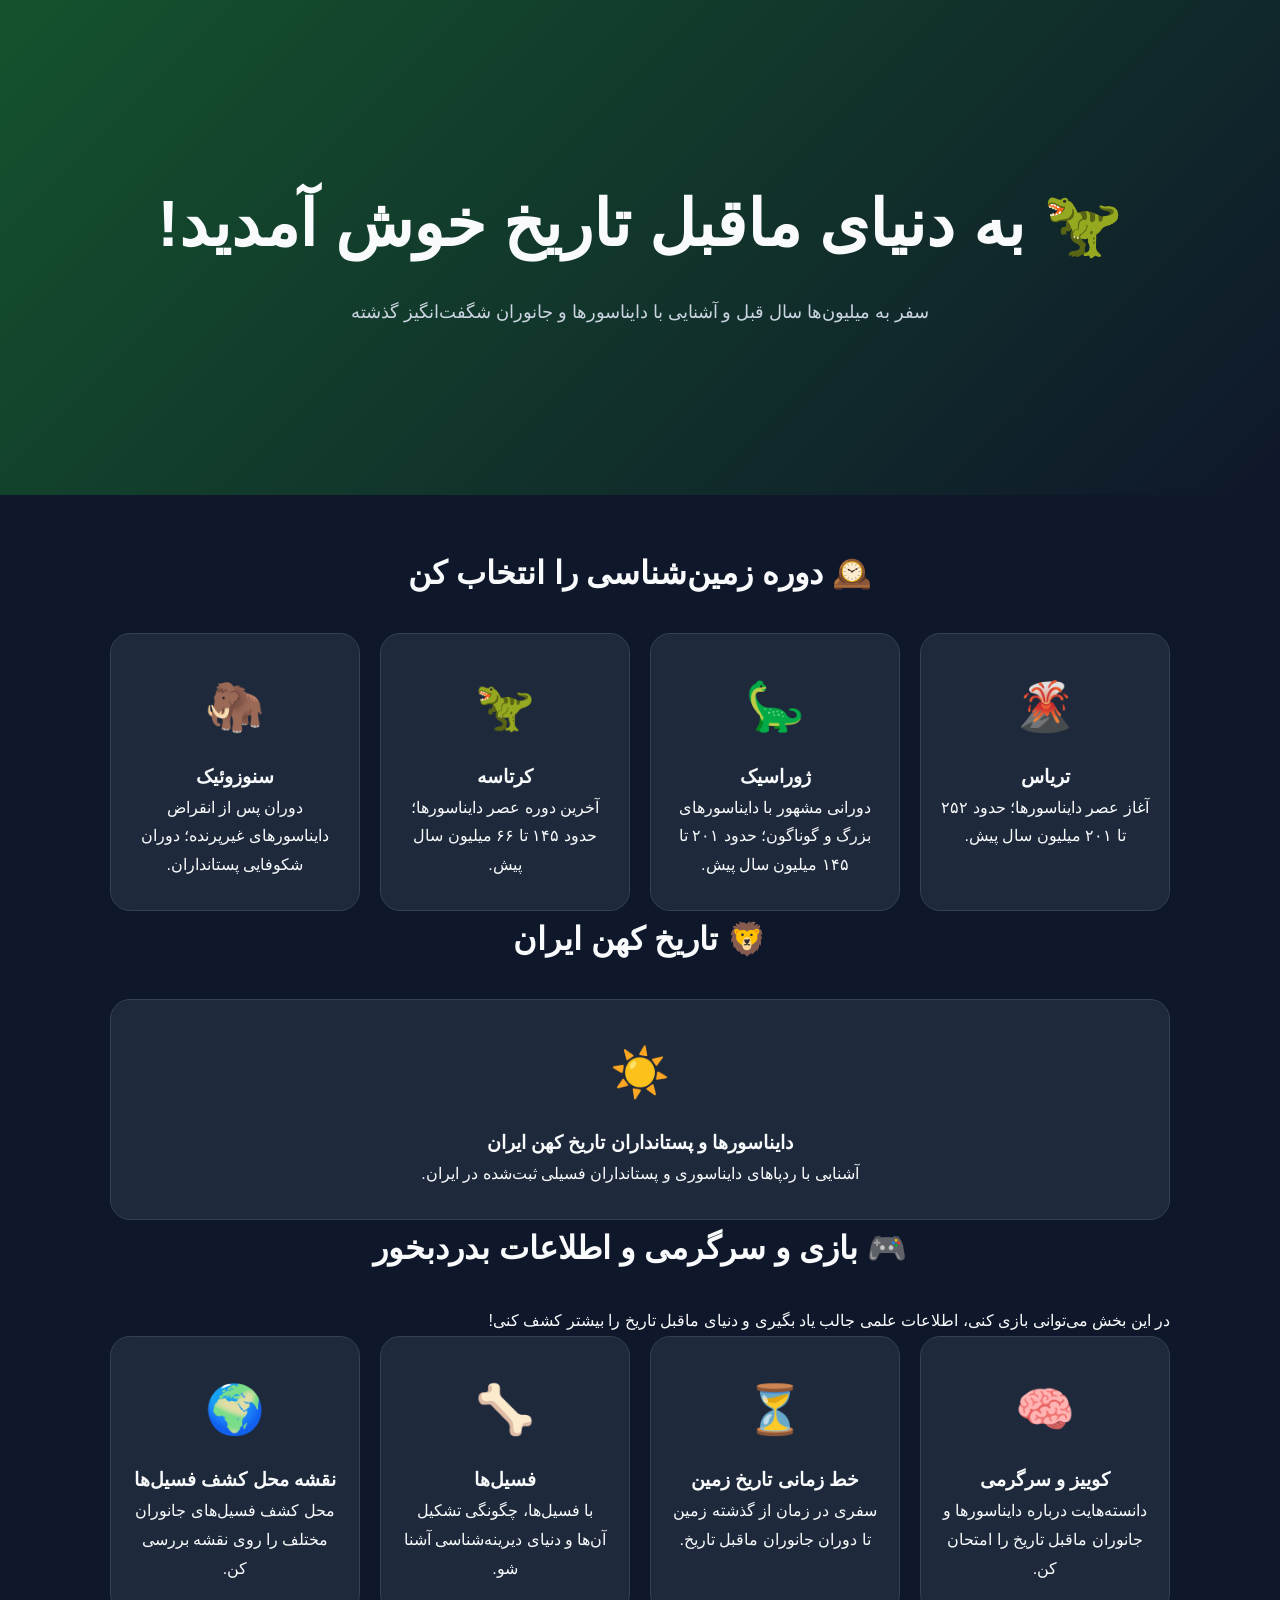
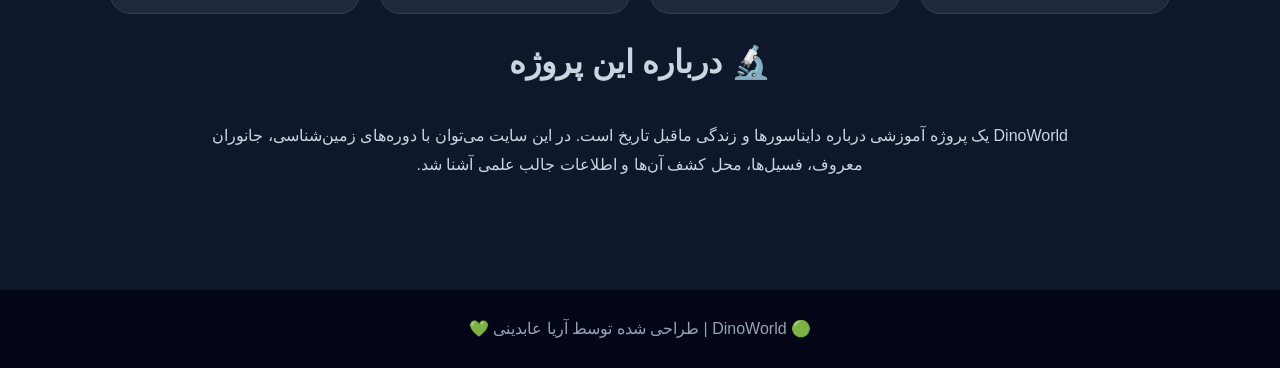
<file: index.html>
<!DOCTYPE html>
<html lang="fa" dir="rtl">

<head>
    <meta charset="UTF-8">

    <meta name="viewport" content="width=device-width, initial-scale=1.0">

    <meta
        name="description"
        content="موزه تعاملی دنیای دایناسورها و جانوران ماقبل تاریخ"
    >

    <title>DinoWorld | دنیای دایناسورها</title>

    <link rel="stylesheet" href="style.css">
</head>

<body>

    <header class="hero">

        <h1>🦖 به دنیای ماقبل تاریخ خوش آمدید!</h1>

        <p>
            سفر به میلیون‌ها سال قبل و آشنایی با دایناسورها
            و جانوران شگفت‌انگیز گذشته
        </p>

    </header>


    <main class="periods">

        <h2>🕰️ دوره زمین‌شناسی را انتخاب کن</h2>


        <div class="period-grid">

            <a
                href="animals.html/animals.html?period=triassic"
                class="period-card"
            >
                <span class="icon">🌋</span>

                <h3>تریاس</h3>

                <p>
                    آغاز عصر دایناسورها؛ حدود ۲۵۲ تا
                    ۲۰۱ میلیون سال پیش.
                </p>
            </a>


            <a
                href="animals.html/animals.html?period=jurassic"
                class="period-card"
            >
                <span class="icon">🦕</span>

                <h3>ژوراسیک</h3>

                <p>
                    دورانی مشهور با دایناسورهای بزرگ و
                    گوناگون؛ حدود ۲۰۱ تا ۱۴۵ میلیون سال پیش.
                </p>
            </a>


            <a
                href="animals.html/animals.html?period=cretaceous"
                class="period-card"
            >
                <span class="icon">🦖</span>

                <h3>کرتاسه</h3>

                <p>
                    آخرین دوره عصر دایناسورها؛ حدود ۱۴۵
                    تا ۶۶ میلیون سال پیش.
                </p>
            </a>


            <a
                href="animals.html/animals.html?period=cenozoic"
                class="period-card"
            >
                <span class="icon">🦣</span>

                <h3>سنوزوئیک</h3>

                <p>
                    دوران پس از انقراض دایناسورهای غیرپرنده؛
                    دوران شکوفایی پستانداران.
                </p>
            </a>

        </div>


        <!-- تاریخ کهن ایران -->

        <section class="iran-section" id="iran-ancient">

            <h2>🦁 تاریخ کهن ایران</h2>

            <a
                href="iran.html"
                class="period-card"
            >
                <span class="icon">☀️</span>

                <h3>دایناسورها و پستانداران تاریخ کهن ایران</h3>

                <p>
                    آشنایی با ردپاهای دایناسوری و
                    پستانداران فسیلی ثبت‌شده در ایران.
                </p>
            </a>

        </section>


        <!-- بازی و سرگرمی و اطلاعات بدردبخور -->

        <section class="fun-section" id="fun">

            <h2>🎮 بازی و سرگرمی و اطلاعات بدردبخور</h2>

            <p class="fun-intro">
                در این بخش می‌توانی بازی کنی، اطلاعات علمی
                جالب یاد بگیری و دنیای ماقبل تاریخ را بیشتر کشف کنی!
            </p>


            <div class="period-grid">

                <a
                    href="quiz.html"
                    class="period-card"
                >
                    <span class="icon">🧠</span>

                    <h3>کوییز و سرگرمی</h3>

                    <p>
                        دانسته‌هایت درباره دایناسورها و
                        جانوران ماقبل تاریخ را امتحان کن.
                    </p>
                </a>


                <a
                    href="timeline.html"
                    class="period-card"
                >
                    <span class="icon">⏳</span>

                    <h3>خط زمانی تاریخ زمین</h3>

                    <p>
                        سفری در زمان از گذشته زمین تا
                        دوران جانوران ماقبل تاریخ.
                    </p>
                </a>


                <a
                    href="fossils.html"
                    class="period-card"
                >
                    <span class="icon">🦴</span>

                    <h3>فسیل‌ها</h3>

                    <p>
                        با فسیل‌ها، چگونگی تشکیل آن‌ها و
                        دنیای دیرینه‌شناسی آشنا شو.
                    </p>
                </a>


                <a
                    href="fossil-map.html"
                    class="period-card"
                >
                    <span class="icon">🌍</span>

                    <h3>نقشه محل کشف فسیل‌ها</h3>

                    <p>
                        محل کشف فسیل‌های جانوران مختلف را
                        روی نقشه بررسی کن.
                    </p>
                </a>


                

            </div>

        </section>


        <section class="about">

            <h2>🔬 درباره این پروژه</h2>

            <p>
                DinoWorld یک پروژه آموزشی درباره دایناسورها
                و زندگی ماقبل تاریخ است. در این سایت می‌توان
                با دوره‌های زمین‌شناسی، جانوران معروف،
                فسیل‌ها، محل کشف آن‌ها و اطلاعات جالب علمی
                آشنا شد.
            </p>

        </section>

    </main>


    <footer>
        🟢 DinoWorld | طراحی شده توسط آریا عابدینی 💚
    </footer>


    <script src="script.js"></script>

</body>

</html>
</file>
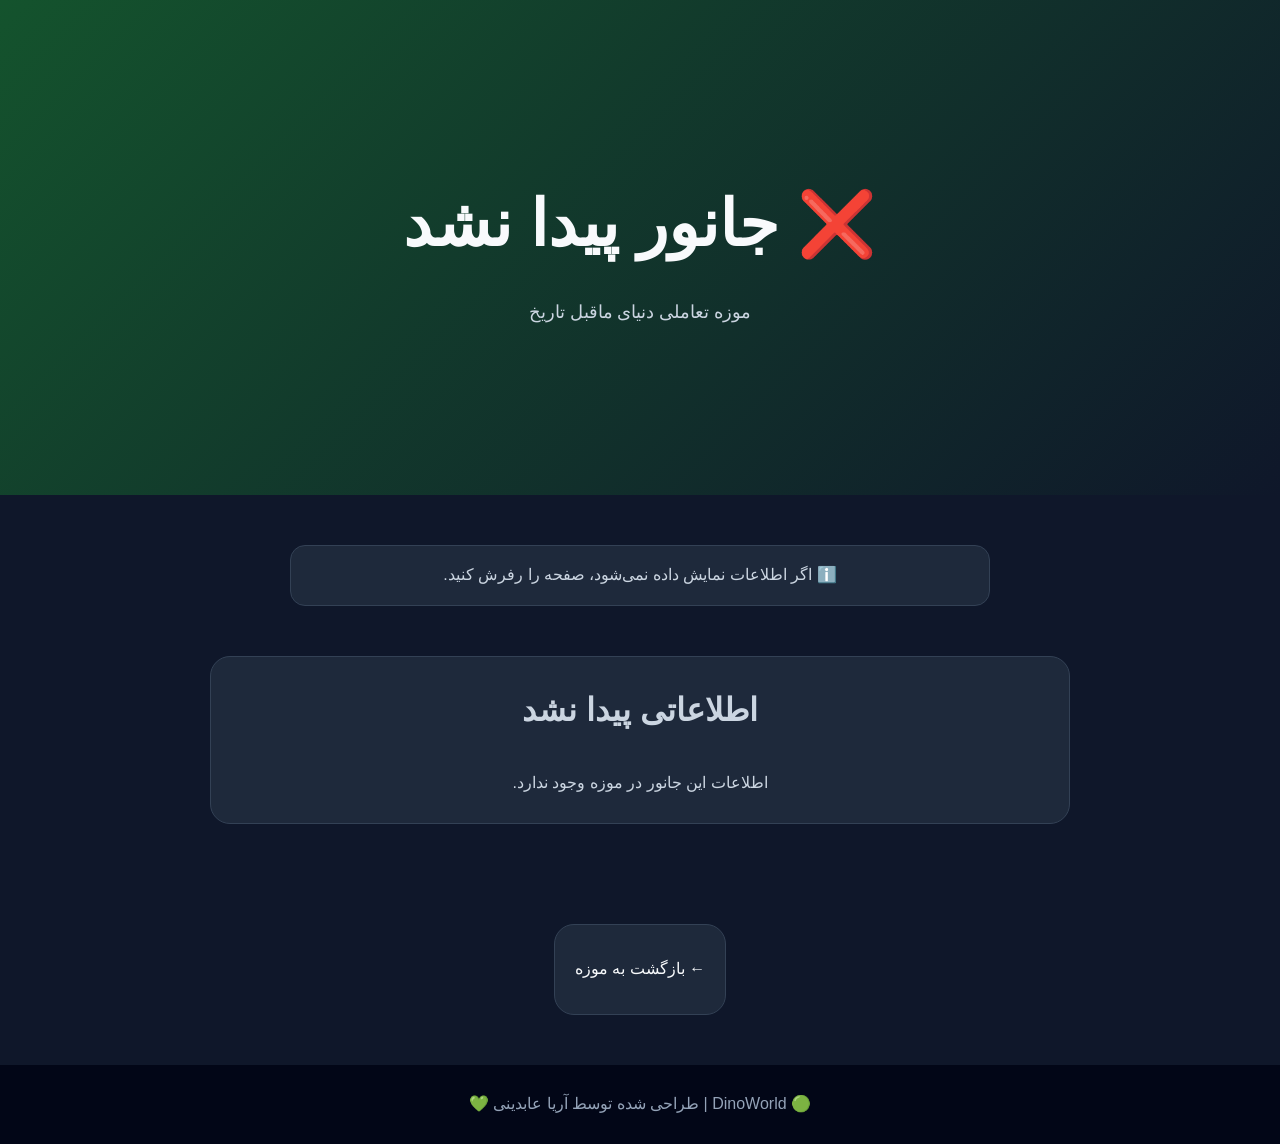
<file: animal.html>
<!DOCTYPE html>
<html lang="fa" dir="rtl">

<head>
    <meta charset="UTF-8">
    <meta name="viewport" content="width=device-width, initial-scale=1.0">
    <meta name="description" content="اطلاعات کامل جانوران ماقبل تاریخ در موزه تعاملی DinoWorld">
    <title>DinoWorld | اطلاعات جانور</title>
    <link rel="stylesheet" href="style.css">
</head>

<body>

    <header class="hero">
        <h1 id="animal-name">🦖 در حال بارگذاری...</h1>
        <p>موزه تعاملی دنیای ماقبل تاریخ</p>
    </header>

    <main class="periods">

        <div style="
            max-width:700px;
            margin:0 auto 30px;
            padding:15px 20px;
            border-radius:15px;
            background:#1e293b;
            border:1px solid #334155;
            text-align:center;
            color:#cbd5e1;
        ">
            ℹ️ اگر اطلاعات نمایش داده نمی‌شود، صفحه را رفرش کنید.
        </div>

        <section
            id="animal-details"
            class="about"
            style="max-width:900px;margin:0 auto;text-align:right;"
        >
            <p style="text-align:center;">
                در حال بارگذاری اطلاعات جانور...
            </p>
        </section>

        <!-- فقط دکمه بازگشت مخصوص همان حیوان -->
        <div style="
            text-align:center;
            margin-top:40px;
        ">
            <a
                id="back-to-animals"
                href="animals.html/animals.html"
                class="period-card"
                style="
                    display:inline-block;
                    width:auto;
                "
            >
                ← بازگشت به موزه
            </a>
        </div>

    </main>

    <footer>
        🟢 DinoWorld | طراحی شده توسط آریا عابدینی 💚
    </footer>

    <script src="script.js/script.js"></script>

    <script>
        document.addEventListener("DOMContentLoaded", function () {

            const params =
                new URLSearchParams(window.location.search);

            const selectedName =
                params.get("name");

            const selectedPeriod =
                params.get("period");

            const nameElement =
                document.getElementById("animal-name");

            const detailsElement =
                document.getElementById("animal-details");

            const backLink =
                document.getElementById("back-to-animals");

            const animal =
                window.dinoWorldAnimals
                    ? window.dinoWorldAnimals.find(
                        item => item.name === selectedName
                    )
                    : null;

            if (!animal) {

                nameElement.textContent =
                    "❌ جانور پیدا نشد";

                detailsElement.innerHTML = `
                    <div style="
                        padding:25px;
                        border-radius:20px;
                        background:#1e293b;
                        border:1px solid #334155;
                        text-align:center;
                    ">
                        <h2>اطلاعاتی پیدا نشد</h2>
                        <p>
                            اطلاعات این جانور در موزه وجود ندارد.
                        </p>
                    </div>
                `;

                return;
            }

            document.title =
                "DinoWorld | " + animal.name;

            nameElement.textContent =
                animal.icon + " " + animal.name;

            detailsElement.innerHTML = `

                <img
                    src="${animal.image}"
                    alt="تصویر ${animal.name}"
                    style="
                        display:block;
                        width:100%;
                        max-width:700px;
                        height:auto;
                        margin:0 auto 30px;
                        border-radius:20px;
                        border:1px solid #334155;
                    "
                >

                <h2 style="text-align:center;">
                    ${animal.icon} ${animal.name}
                </h2>

                <p>
                    🕰️ <strong>دوره زمین‌شناسی:</strong>
                    ${animal.period}
                </p>

                <p>
                    🍖 <strong>غذا:</strong>
                    ${animal.food}
                </p>

                <p>
                    🌍 <strong>محل زندگی:</strong>
                    ${animal.habitat}
                </p>

                <p>
                    📏 <strong>اندازه:</strong>
                    ${animal.size}
                </p>

                <p>
                    🧍 <strong>مقایسه با انسان:</strong>
                    ${animal.human}
                </p>

                <p>
                    ⏳ <strong>طول عمر:</strong>
                    ${animal.lifespan}
                </p>

                <p>
                    ⚔️ <strong>دشمنان:</strong>
                    ${animal.enemies}
                </p>

                <div style="
                    margin-top:25px;
                    padding:20px;
                    border-radius:20px;
                    background:#1e293b;
                    border:1px solid #334155;
                ">
                    <h3>💡 نکته جالب</h3>
                    <p>${animal.fact}</p>
                </div>
            `;

            const returnPeriod =
                selectedPeriod || animal.period;

            backLink.href =
                "animals.html/animals.html?period=" +
                encodeURIComponent(returnPeriod);

        });
    </script>

</body>

</html>
</file>
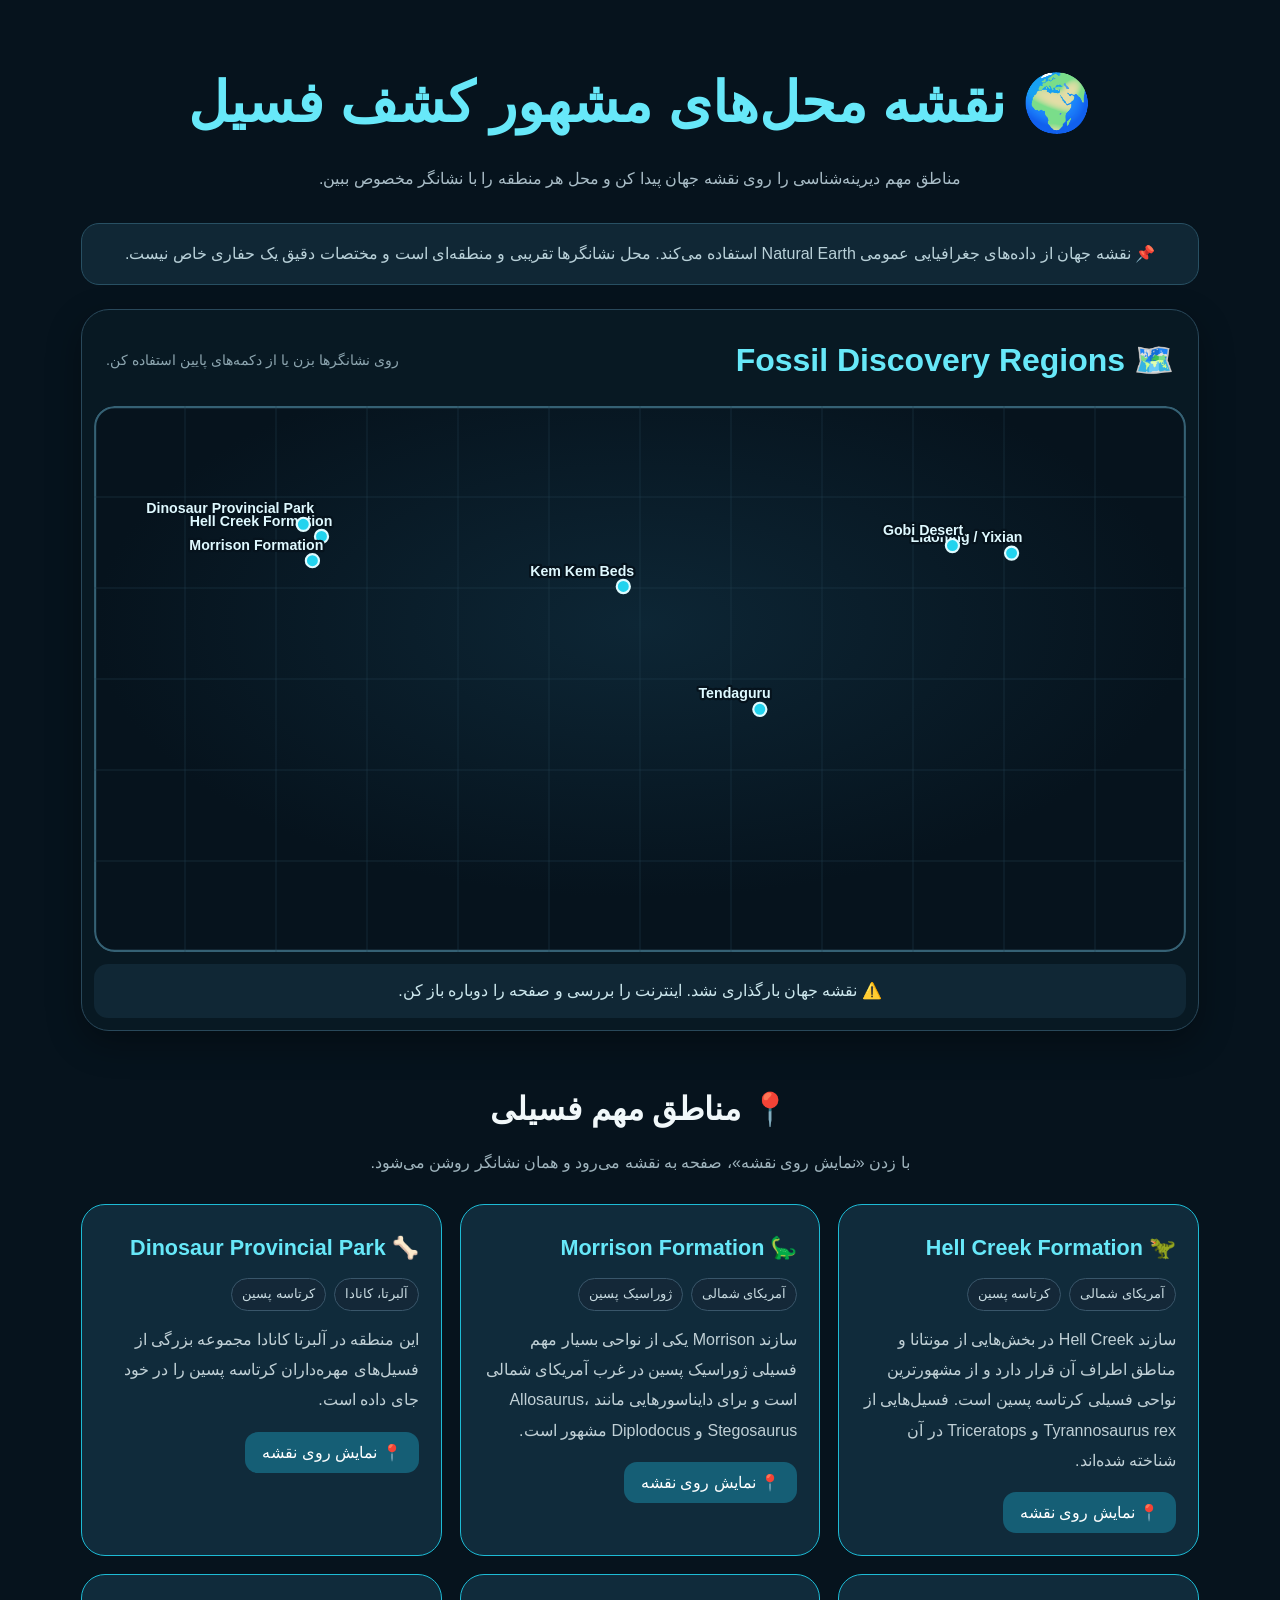
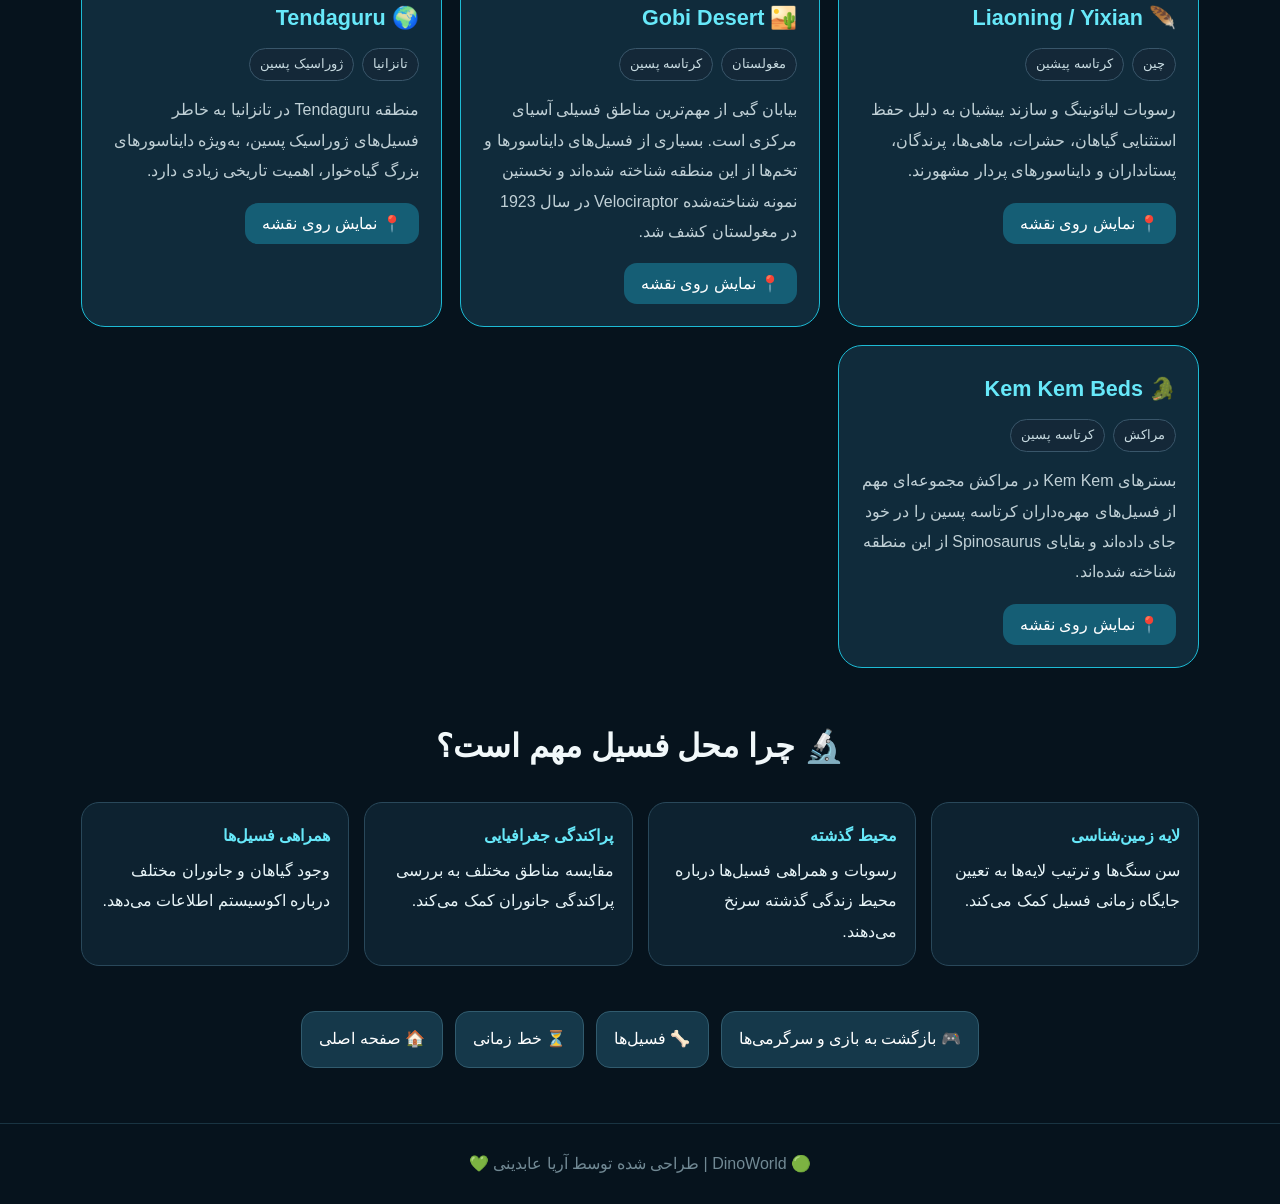
<file: fossil-map.html>
<!DOCTYPE html>
<html lang="fa" dir="rtl">
<head>
<meta charset="UTF-8">
<meta name="viewport" content="width=device-width, initial-scale=1.0">
<meta name="description" content="نقشه تعاملی مناطق مشهور کشف فسیل‌ها در DinoWorld">
<title>DinoWorld | نقشه کشف فسیل‌ها</title>

<style>
*{
    box-sizing:border-box;
    margin:0;
    padding:0;
}

body{
    font-family:Tahoma,Arial,sans-serif;
    direction:rtl;
    background:#06131d;
    color:#e8f5f8;
    line-height:1.9;
}

.wrap{
    max-width:1150px;
    margin:auto;
    padding:28px 16px 55px;
}

.hero{
    text-align:center;
    padding:22px 10px 28px;
}

.hero h1{
    font-size:clamp(2rem,7vw,3.5rem);
    color:#67e8f9;
    margin-bottom:8px;
}

.hero p{
    color:#a9bdc7;
    max-width:800px;
    margin:auto;
}

.notice{
    background:#102735;
    border:1px solid #285063;
    border-radius:18px;
    padding:15px 18px;
    text-align:center;
    color:#b9d1d9;
    margin:0 auto 24px;
}

.map-box{
    background:#081923;
    border:1px solid #29485a;
    border-radius:28px;
    padding:12px;
    box-shadow:0 12px 35px #0005;
    overflow:hidden;
}

.map-head{
    display:flex;
    justify-content:space-between;
    gap:12px;
    align-items:center;
    flex-wrap:wrap;
    padding:8px 12px 15px;
}

.map-head h2{
    color:#67e8f9;
    font-size:clamp(1.3rem,4vw,2rem);
}

.map-head span{
    color:#8da6b0;
    font-size:.9rem;
}

#map{
    width:100%;
    height:auto;
    display:block;
    background:#06141e;
    border-radius:20px;
    touch-action:manipulation;
}

.graticule{
    fill:none;
    stroke:#244352;
    stroke-width:.55;
    opacity:.8;
}

.ocean-border{
    fill:none;
    stroke:#356174;
    stroke-width:2;
}

.land{
    fill:#173546;
    stroke:#416476;
    stroke-width:.7;
}

.marker{
    cursor:pointer;
}

.marker-dot{
    fill:#22d3ee;
    stroke:#dffbff;
    stroke-width:2;
}

.marker-ring{
    fill:none;
    stroke:#67e8f9;
    stroke-width:2;
    opacity:0;
}

.marker-label{
    fill:#dff9ff;
    font-size:13px;
    font-weight:bold;
    paint-order:stroke;
    stroke:#06131d;
    stroke-width:4px;
    stroke-linejoin:round;
    pointer-events:none;
}

.marker.active .marker-dot{
    fill:#facc15;
    stroke:#fff7b2;
}

.marker.active .marker-ring{
    opacity:1;
    animation:pulse 1.1s infinite;
}

@keyframes pulse{
    0%{
        r:7;
        opacity:.9;
    }

    100%{
        r:24;
        opacity:0;
    }
}

.map-status{
    margin-top:12px;
    padding:12px 15px;
    border-radius:14px;
    background:#102735;
    color:#cce7ed;
    text-align:center;
    min-height:48px;
}

.section-title{
    text-align:center;
    font-size:2rem;
    margin:48px 0 8px;
    color:#f1f8fa;
}

.section-sub{
    text-align:center;
    color:#9fb4bd;
    margin-bottom:25px;
}

.cards{
    display:grid;
    grid-template-columns:repeat(auto-fit,minmax(280px,1fr));
    gap:18px;
}

.card{
    background:#102b3b;
    border:1px solid #1dbbd5;
    border-radius:24px;
    padding:22px;
    transition:.2s;
}

.card.selected{
    border-color:#facc15;
    box-shadow:
        0 0 0 2px #facc1530,
        0 12px 30px #0004;
}

.card h3{
    color:#67e8f9;
    font-size:1.35rem;
    margin-bottom:8px;
}

.tags{
    display:flex;
    gap:8px;
    flex-wrap:wrap;
    margin:10px 0 14px;
}

.tag{
    border:1px solid #39566a;
    background:#142838;
    border-radius:999px;
    padding:3px 10px;
    color:#c8dbe1;
    font-size:.82rem;
}

.card p{
    color:#c0d0d6;
    margin-bottom:16px;
}

.show-btn{
    border:0;
    border-radius:13px;
    padding:11px 17px;
    background:#155e75;
    color:#fff;
    font-size:1rem;
    cursor:pointer;
}

.show-btn:active{
    transform:scale(.98);
}

.facts{
    display:grid;
    grid-template-columns:repeat(auto-fit,minmax(220px,1fr));
    gap:15px;
    margin-top:25px;
}

.fact{
    background:#0d2230;
    border:1px solid #29485a;
    border-radius:18px;
    padding:18px;
}

.fact strong{
    display:block;
    color:#67e8f9;
    margin-bottom:5px;
}

.nav{
    display:flex;
    justify-content:center;
    flex-wrap:wrap;
    gap:12px;
    margin-top:45px;
}

.nav a{
    color:#fff;
    text-decoration:none;
    background:#15384a;
    border:1px solid #315b6e;
    border-radius:14px;
    padding:12px 17px;
}

footer{
    text-align:center;
    color:#718994;
    border-top:1px solid #193442;
    padding:25px 10px;
}

@media(max-width:600px){

    .wrap{
        padding:18px 10px 45px;
    }

    .map-box{
        border-radius:22px;
        padding:8px;
    }

    .map-head{
        padding:6px 7px 10px;
    }

    .marker-label{
        font-size:10px;
    }

    .card{
        padding:18px;
    }
}
</style>
</head>

<body>

<main class="wrap">

<header class="hero">
    <h1>🌍 نقشه محل‌های مشهور کشف فسیل</h1>

    <p>
        مناطق مهم دیرینه‌شناسی را روی نقشه جهان پیدا کن
        و محل هر منطقه را با نشانگر مخصوص ببین.
    </p>
</header>

<div class="notice">
    📌 نقشه جهان از داده‌های جغرافیایی عمومی Natural Earth استفاده می‌کند.
    محل نشانگرها تقریبی و منطقه‌ای است و مختصات دقیق یک حفاری خاص نیست.
</div>

<section class="map-box" id="map-section">

    <div class="map-head">

        <h2>🗺️ Fossil Discovery Regions</h2>

        <span>
            روی نشانگرها بزن یا از دکمه‌های پایین استفاده کن.
        </span>

    </div>

    <svg
        id="map"
        viewBox="0 0 1000 500"
        role="img"
        aria-label="نقشه جهان با مناطق مهم کشف فسیل"
    >

        <defs>

            <radialGradient id="ocean" cx="50%" cy="40%">

                <stop
                    offset="0%"
                    stop-color="#0d2635"
                />

                <stop
                    offset="100%"
                    stop-color="#06131d"
                />

            </radialGradient>

        </defs>

        <rect
            width="1000"
            height="500"
            rx="18"
            fill="url(#ocean)"
        />

        <g id="grid"></g>

        <g id="lands"></g>

        <g id="markers"></g>

    </svg>

    <div
        class="map-status"
        id="map-status"
        aria-live="polite"
    >
        یک منطقه را انتخاب کن تا همان نشانگر روی نقشه برجسته شود.
    </div>

</section>


<h2 class="section-title">
    📍 مناطق مهم فسیلی
</h2>

<p class="section-sub">
    با زدن «نمایش روی نقشه»، صفحه به نقشه می‌رود
    و همان نشانگر روشن می‌شود.
</p>


<section
    class="cards"
    id="cards"
></section>


<h2 class="section-title">
    🔬 چرا محل فسیل مهم است؟
</h2>


<div class="facts">

    <div class="fact">

        <strong>
            لایه زمین‌شناسی
        </strong>

        سن سنگ‌ها و ترتیب لایه‌ها
        به تعیین جایگاه زمانی فسیل کمک می‌کند.

    </div>


    <div class="fact">

        <strong>
            محیط گذشته
        </strong>

        رسوبات و همراهی فسیل‌ها
        درباره محیط زندگی گذشته سرنخ می‌دهند.

    </div>


    <div class="fact">

        <strong>
            پراکندگی جغرافیایی
        </strong>

        مقایسه مناطق مختلف به بررسی
        پراکندگی جانوران کمک می‌کند.

    </div>


    <div class="fact">

        <strong>
            همراهی فسیل‌ها
        </strong>

        وجود گیاهان و جانوران مختلف
        درباره اکوسیستم اطلاعات می‌دهد.

    </div>

</div>


<nav class="nav">

    <a href="index.html#fun">
        🎮 بازگشت به بازی و سرگرمی‌ها
    </a>

    <a href="fossils.html">
        🦴 فسیل‌ها
    </a>

    <a href="timeline.html">
        ⏳ خط زمانی
    </a>

    <a href="index.html">
        🏠 صفحه اصلی
    </a>

</nav>

</main>


<footer>
    🟢 DinoWorld | طراحی شده توسط آریا عابدینی 💚
</footer>


<script>

const regions = [

    {
        name:"Hell Creek Formation",
        fa:"سازند هل کریک",
        place:"آمریکای شمالی",
        period:"کرتاسه پسین",
        lon:-105,
        lat:47,
        emoji:"🦖",
        text:"سازند Hell Creek در بخش‌هایی از مونتانا و مناطق اطراف آن قرار دارد و از مشهورترین نواحی فسیلی کرتاسه پسین است. فسیل‌هایی از Tyrannosaurus rex و Triceratops در آن شناخته شده‌اند."
    },

    {
        name:"Morrison Formation",
        fa:"سازند موریسون",
        place:"آمریکای شمالی",
        period:"ژوراسیک پسین",
        lon:-108,
        lat:39,
        emoji:"🦕",
        text:"سازند Morrison یکی از نواحی بسیار مهم فسیلی ژوراسیک پسین در غرب آمریکای شمالی است و برای دایناسورهایی مانند Allosaurus، Stegosaurus و Diplodocus مشهور است."
    },

    {
        name:"Dinosaur Provincial Park",
        fa:"پارک استانی دایناسورها",
        place:"آلبرتا، کانادا",
        period:"کرتاسه پسین",
        lon:-111,
        lat:51,
        emoji:"🦴",
        text:"این منطقه در آلبرتا کانادا مجموعه بزرگی از فسیل‌های مهره‌داران کرتاسه پسین را در خود جای داده است."
    },

    {
        name:"Liaoning / Yixian",
        fa:"لیائونینگ / ییشیان",
        place:"چین",
        period:"کرتاسه پیشین",
        lon:122.5,
        lat:41.5,
        emoji:"🪶",
        text:"رسوبات لیائونینگ و سازند ییشیان به دلیل حفظ استثنایی گیاهان، حشرات، ماهی‌ها، پرندگان، پستانداران و دایناسورهای پردار مشهورند."
    },

    {
        name:"Gobi Desert",
        fa:"بیابان گُبی",
        place:"مغولستان",
        period:"کرتاسه پسین",
        lon:103,
        lat:44,
        emoji:"🏜️",
        text:"بیابان گبی از مهم‌ترین مناطق فسیلی آسیای مرکزی است. بسیاری از فسیل‌های دایناسورها و تخم‌ها از این منطقه شناخته شده‌اند و نخستین نمونه شناخته‌شده Velociraptor در سال 1923 در مغولستان کشف شد."
    },

    {
        name:"Tendaguru",
        fa:"تندگورو",
        place:"تانزانیا",
        period:"ژوراسیک پسین",
        lon:39.5,
        lat:-10,
        emoji:"🌍",
        text:"منطقه Tendaguru در تانزانیا به خاطر فسیل‌های ژوراسیک پسین، به‌ویژه دایناسورهای بزرگ گیاه‌خوار، اهمیت تاریخی زیادی دارد."
    },

    {
        name:"Kem Kem Beds",
        fa:"بسترهای کم‌کم",
        place:"مراکش",
        period:"کرتاسه پسین",
        lon:-5.5,
        lat:30.5,
        emoji:"🐊",
        text:"بسترهای Kem Kem در مراکش مجموعه‌ای مهم از فسیل‌های مهره‌داران کرتاسه پسین را در خود جای داده‌اند و بقایای Spinosaurus از این منطقه شناخته شده‌اند."
    }

];


const svg =
    document.getElementById("map");

const lands =
    document.getElementById("lands");

const grid =
    document.getElementById("grid");

const markers =
    document.getElementById("markers");

const cards =
    document.getElementById("cards");

const status =
    document.getElementById("map-status");

const NS =
    "http://www.w3.org/2000/svg";

const W = 1000;

const H = 500;


function x(lon){

    return ((lon + 180) / 360) * W;

}


function y(lat){

    return ((90 - lat) / 180) * H;

}


function createSVG(tag,attrs={}){

    const element =
        document.createElementNS(NS,tag);

    for(const key in attrs){

        element.setAttribute(
            key,
            attrs[key]
        );

    }

    return element;

}


/* خطوط طول */

for(
    let lon=-180;
    lon<=180;
    lon+=30
){

    grid.appendChild(

        createSVG(
            "path",
            {
                class:"graticule",
                d:
                    `M ${x(lon)} 0
                     L ${x(lon)} ${H}`
            }
        )

    );

}


/* خطوط عرض */

for(
    let lat=-60;
    lat<=60;
    lat+=30
){

    grid.appendChild(

        createSVG(
            "path",
            {
                class:"graticule",
                d:
                    `M 0 ${y(lat)}
                     L ${W} ${y(lat)}`
            }
        )

    );

}


/* کادر دور نقشه */

svg
    .querySelector("rect")
    .insertAdjacentElement(
        "afterend",
        createSVG(
            "rect",
            {
                x:1,
                y:1,
                width:998,
                height:498,
                rx:18,
                class:"ocean-border"
            }
        )
    );


/* رسم کشورها */

function drawFeature(feature){

    const geometry =
        feature.geometry;

    if(!geometry){
        return;
    }


    const path =
        createSVG(
            "path",
            {
                class:"land"
            }
        );


    let polygons = [];


    if(
        geometry.type === "Polygon"
    ){

        polygons =
            geometry.coordinates;

    }

    else if(
        geometry.type === "MultiPolygon"
    ){

        polygons =
            geometry.coordinates.flat();

    }


    let d = "";


    polygons.forEach(
        ring => {

            ring.forEach(
                (point,index) => {

                    d +=
                        (index === 0 ? "M" : "L") +
                        x(point[0]).toFixed(2) +
                        " " +
                        y(point[1]).toFixed(2) +
                        " ";

                }
            );

            d += "Z ";

        }
    );


    path.setAttribute(
        "d",
        d
    );


    lands.appendChild(path);

}


/*
دریافت نقشه واقعی جهان
از Natural Earth
*/

async function loadWorld(){

    try{

        const response =
            await fetch(
                "https://raw.githubusercontent.com/nvkelso/natural-earth-vector/master/geojson/ne_110m_admin_0_countries.geojson"
            );


        if(!response.ok){

            throw new Error(
                "World map failed"
            );

        }


        const data =
            await response.json();


        data.features.forEach(
            drawFeature
        );


        status.textContent =
            "🌍 نقشه جهان آماده است. یک منطقه را انتخاب کن.";

    }

    catch(error){

        status.textContent =
            "⚠️ نقشه جهان بارگذاری نشد. اینترنت را بررسی و صفحه را دوباره باز کن.";

    }

}


/*
انتخاب منطقه
*/

function selectRegion(index){

    const allMarkers =
        document.querySelectorAll(
            ".marker"
        );


    const allCards =
        document.querySelectorAll(
            ".card"
        );


    allMarkers.forEach(
        (marker,i)=>{

            marker.classList.toggle(
                "active",
                i === index
            );

        }
    );


    allCards.forEach(
        (card,i)=>{

            card.classList.toggle(
                "selected",
                i === index
            );

        }
    );


    const region =
        regions[index];


    status.textContent =
        `📍 ${region.fa} — ${region.place} | ${region.period}`;


    /*
    رفتن به خود نقشه
    */

    document
        .getElementById("map-section")
        .scrollIntoView({
            behavior:"smooth",
            block:"center"
        });


    /*
    چشمک‌زدن نشانگر انتخاب‌شده
    */

    const marker =
        allMarkers[index];


    if(marker){

        const ring =
            marker.querySelector(
                ".marker-ring"
            );


        ring.animate(
            [
                {
                    r:8,
                    opacity:1
                },

                {
                    r:34,
                    opacity:0
                }
            ],
            {
                duration:900,
                iterations:2
            }
        );

    }

}


/*
ساخت نشانگرها و کارت‌ها
*/

regions.forEach(
    (region,index)=>{


        const marker =
            createSVG(
                "g",
                {
                    class:"marker"
                }
            );


        const ring =
            createSVG(
                "circle",
                {
                    class:"marker-ring",
                    cx:x(region.lon),
                    cy:y(region.lat),
                    r:8
                }
            );


        const dot =
            createSVG(
                "circle",
                {
                    class:"marker-dot",
                    cx:x(region.lon),
                    cy:y(region.lat),
                    r:6
                }
            );


        const label =
            createSVG(
                "text",
                {
                    class:"marker-label",
                    x:x(region.lon)+10,
                    y:y(region.lat)-10
                }
            );


        label.textContent =
            region.name;


        marker.append(
            ring,
            dot,
            label
        );


        marker.addEventListener(
            "click",
            ()=>{
                selectRegion(index);
            }
        );


        markers.appendChild(
            marker
        );


        /*
        کارت منطقه
        */

        const card =
            document.createElement(
                "article"
            );


        card.className =
            "card";


        card.innerHTML = `

            <h3>
                ${region.emoji}
                ${region.name}
            </h3>

            <div class="tags">

                <span class="tag">
                    ${region.place}
                </span>

                <span class="tag">
                    ${region.period}
                </span>

            </div>

            <p>
                ${region.text}
            </p>

            <button
                class="show-btn"
                type="button"
            >
                📍 نمایش روی نقشه
            </button>

        `;


        card
            .querySelector(".show-btn")
            .addEventListener(
                "click",
                ()=>{
                    selectRegion(index);
                }
            );


        cards.appendChild(
            card
        );

    }
);


/*
شروع نقشه
*/

loadWorld();

</script>

</body>
</html>
</file>
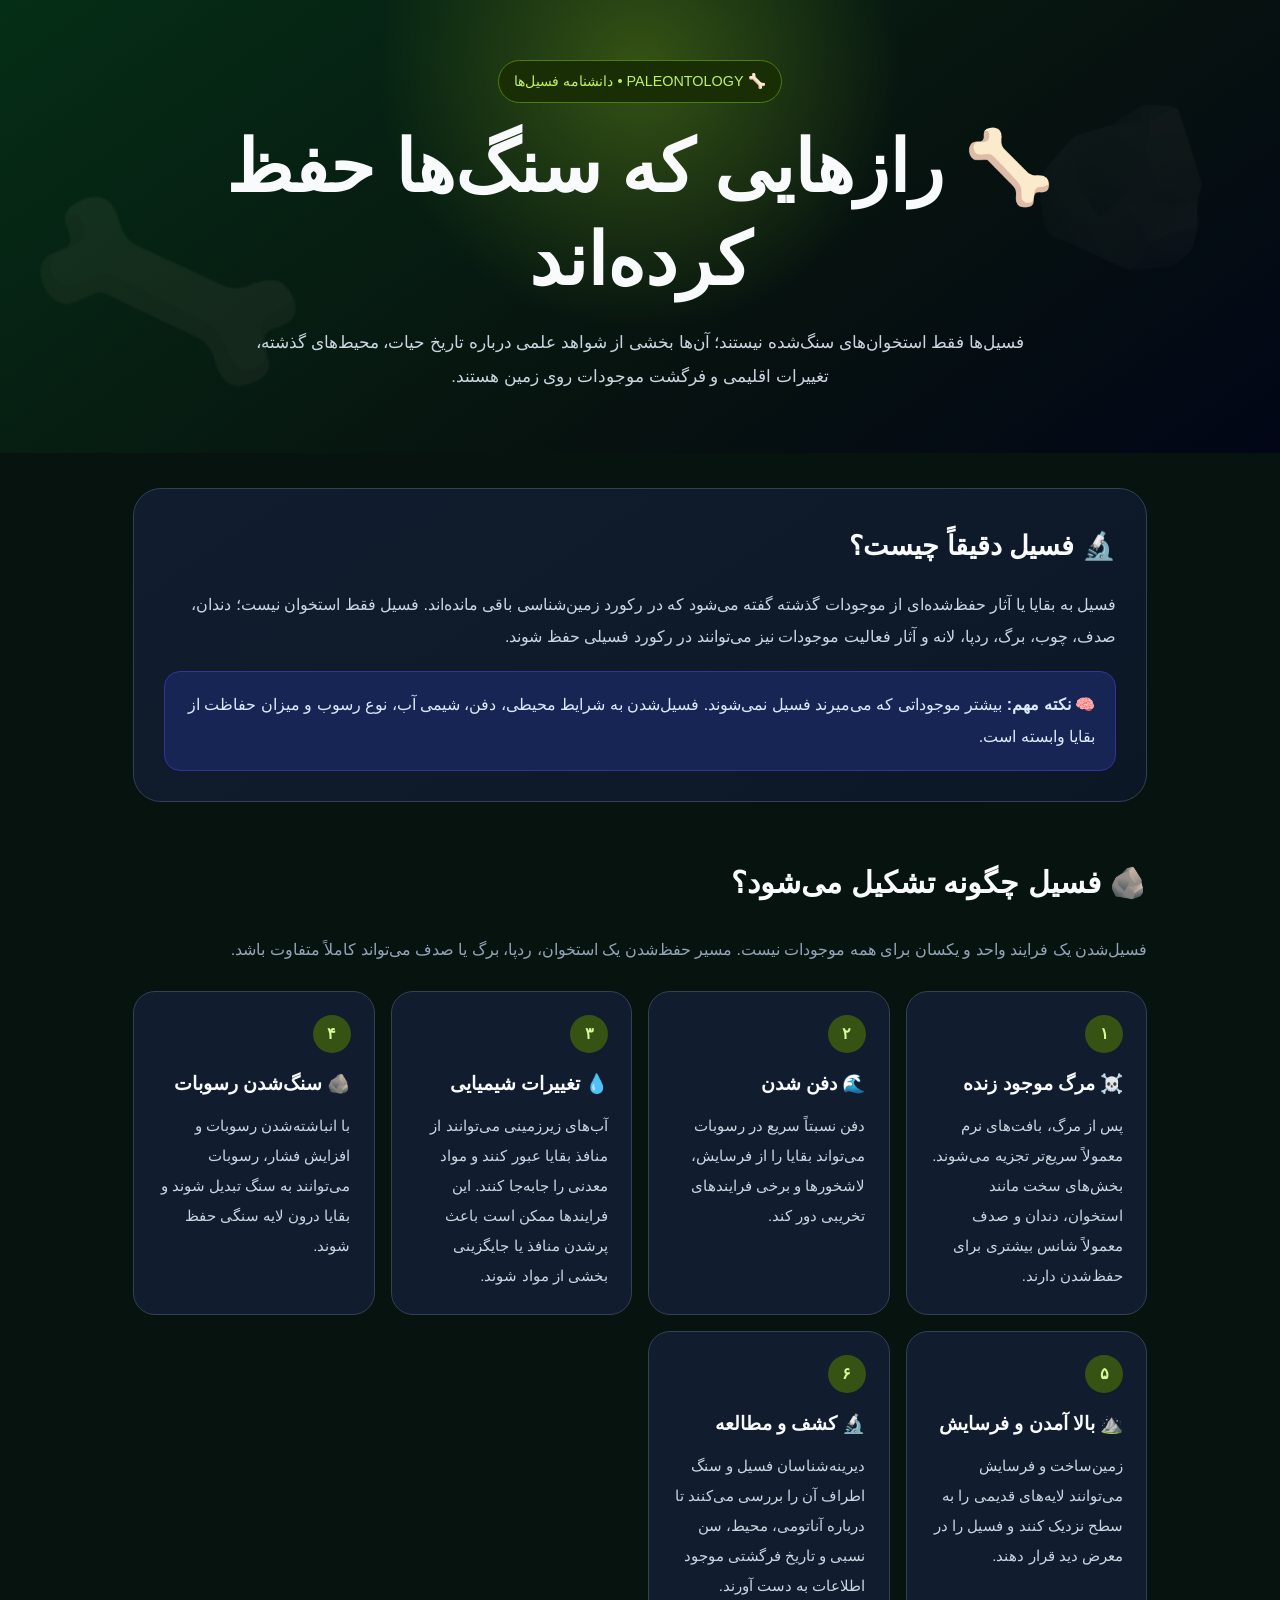
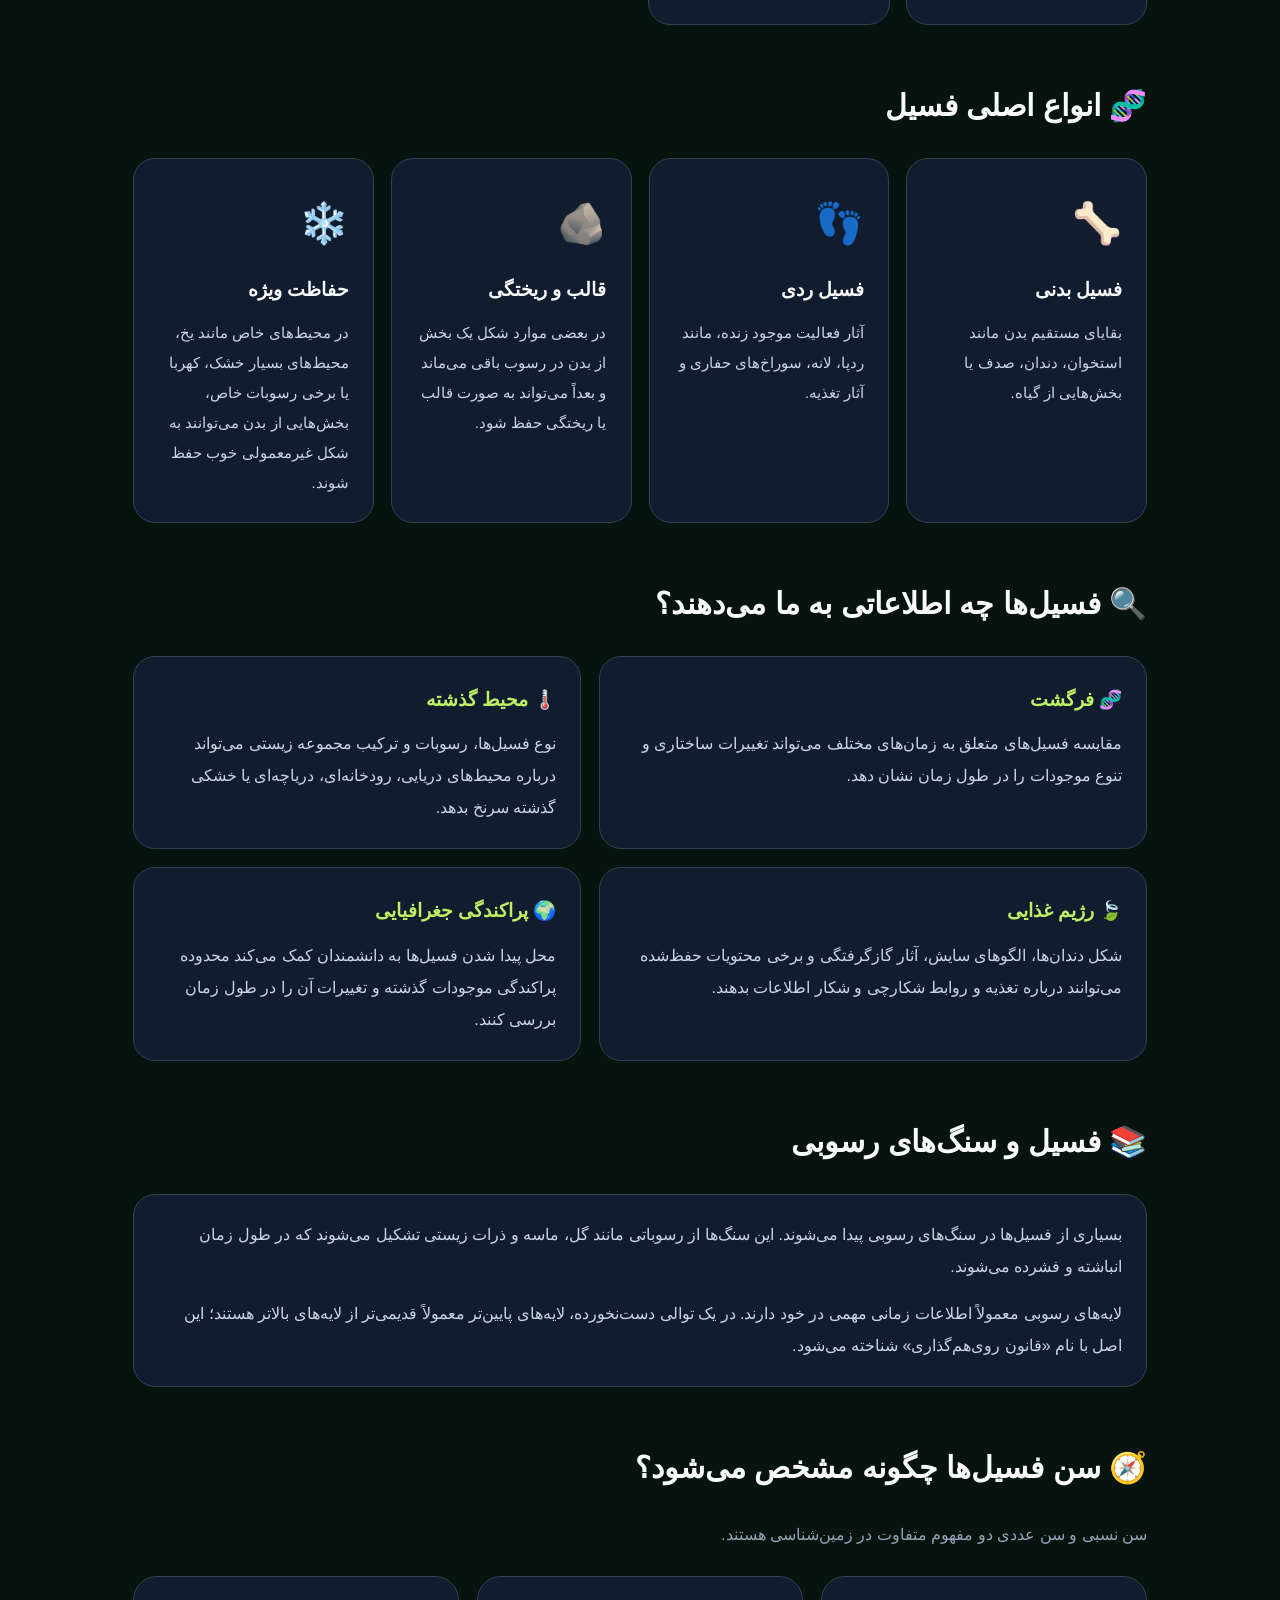
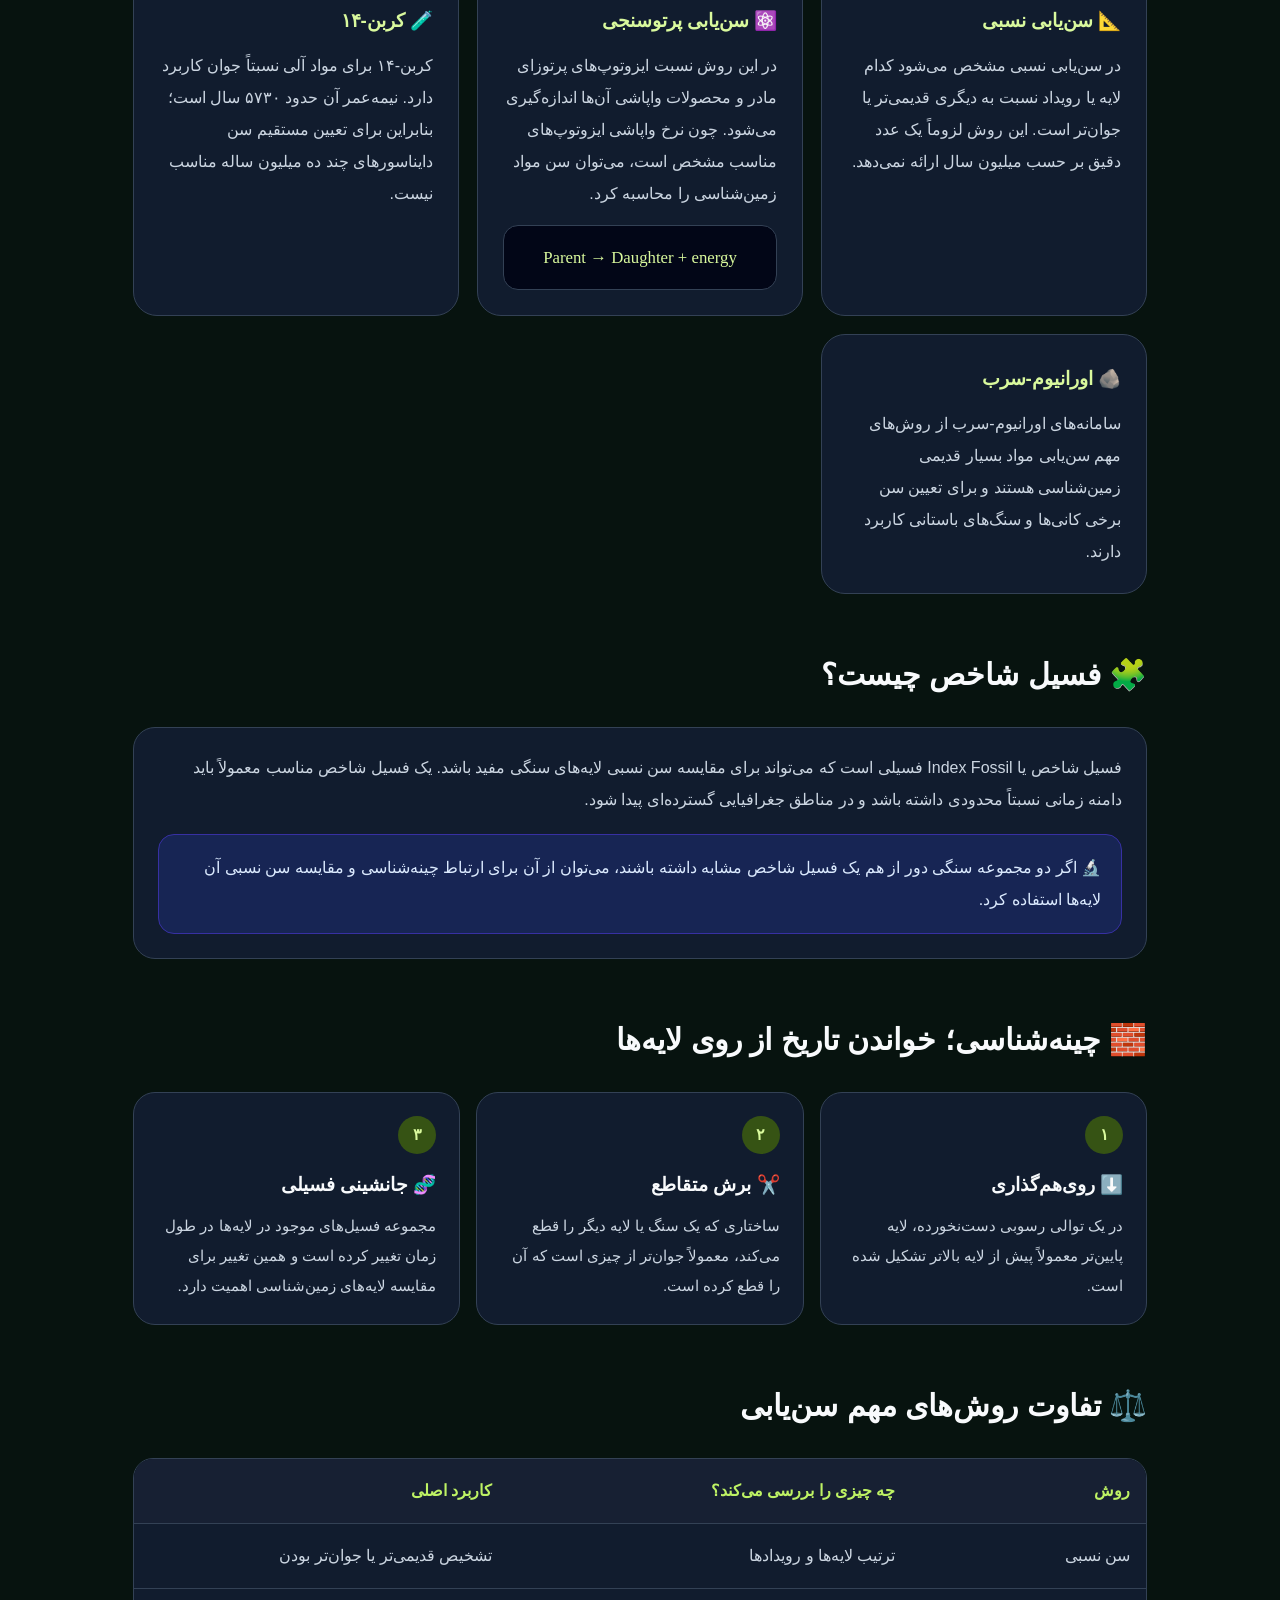
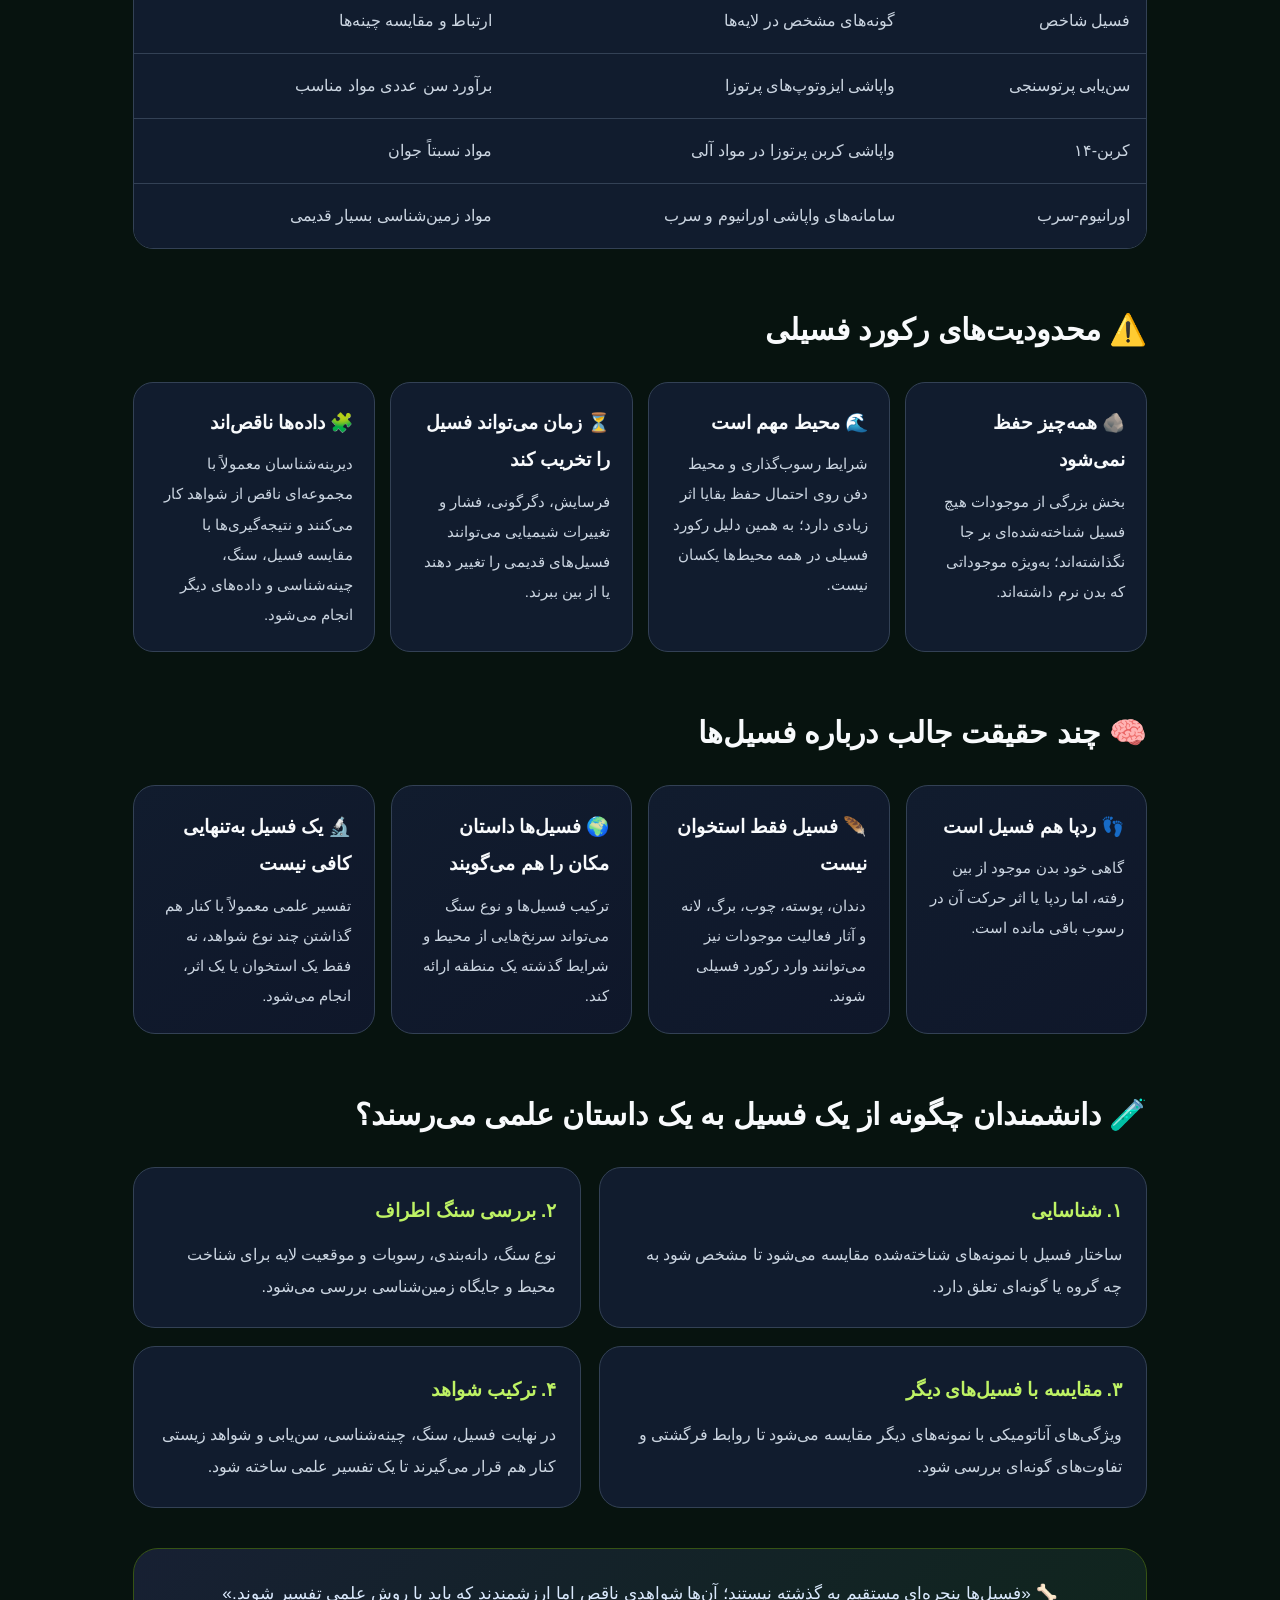
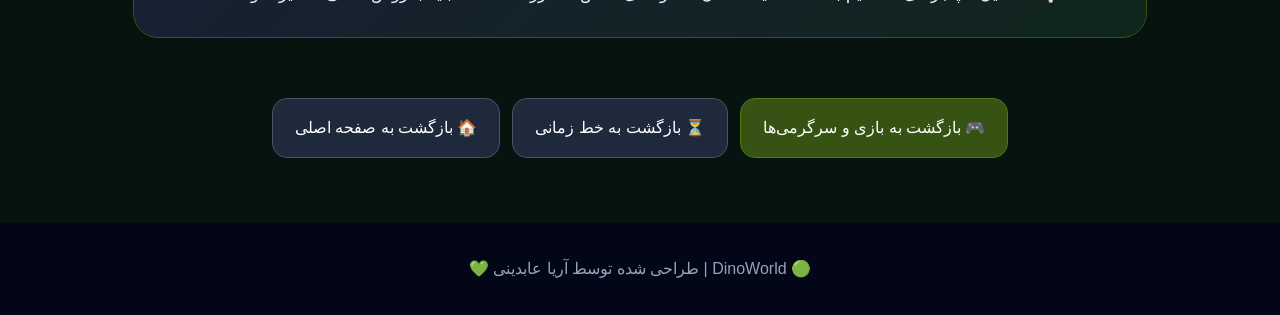
<file: fossils.html>
<!DOCTYPE html>
<html lang="fa" dir="rtl">
<head>
<meta charset="UTF-8">
<meta name="viewport" content="width=device-width, initial-scale=1.0">
<meta name="description" content="دانشنامه تعاملی فسیل‌ها؛ فرایند فسیل‌شدن، انواع فسیل، سنگ‌های رسوبی، چینه‌شناسی و روش‌های سن‌یابی در DinoWorld">
<title>DinoWorld | دانشنامه فسیل‌ها</title>

<style>
*{box-sizing:border-box;margin:0;padding:0}
html{scroll-behavior:smooth}
body{font-family:Tahoma,Arial,sans-serif;direction:rtl;background:#07130f;color:#f8fafc;line-height:2}
.hero{min-height:430px;display:flex;align-items:center;justify-content:center;text-align:center;padding:60px 20px;background:radial-gradient(circle at 50% 15%,#365314,transparent 35%),linear-gradient(145deg,#052e16,#07130f 60%,#020617);position:relative;overflow:hidden}
.hero:before{content:"🦴";position:absolute;font-size:13rem;opacity:.055;left:3%;bottom:-45px;transform:rotate(-20deg)}
.hero:after{content:"🪨";position:absolute;font-size:10rem;opacity:.05;right:4%;top:20px;transform:rotate(15deg)}
.hero-content{max-width:900px;position:relative;z-index:1}
.eyebrow{display:inline-block;padding:6px 15px;border:1px solid #4d7c0f;background:#1a2e05;color:#bef264;border-radius:999px;margin-bottom:18px;font-size:.9rem}
.hero h1{font-size:clamp(2.2rem,8vw,4.5rem);line-height:1.3;margin-bottom:18px}
.hero p{color:#cbd5e1;font-size:1.05rem;max-width:800px;margin:auto}
.container{width:min(1050px,100%);margin:auto;padding:35px 18px 65px}
.intro{background:linear-gradient(145deg,#111c2e,#0c1726);border:1px solid #334155;border-radius:28px;padding:30px;margin-bottom:35px}
.intro h2{margin-bottom:15px;font-size:1.7rem}
.intro p,.panel p,.step p,.type-card p,.dating-card p,.limit p,.fact p{color:#cbd5e1}
.section{margin-top:50px}
.section-title{margin-bottom:22px;font-size:1.9rem}
.section-subtitle{color:#94a3b8;margin-bottom:25px}
.definition{display:grid;grid-template-columns:1.1fr .9fr;gap:18px}
.panel{background:#111c2e;border:1px solid #334155;border-radius:22px;padding:24px}
.panel h3{margin-bottom:10px;color:#bef264}
.note{margin-top:18px;padding:17px 20px;border-radius:16px;background:#172554;border:1px solid #3730a3;color:#dbeafe}
.process{display:grid;grid-template-columns:repeat(auto-fit,minmax(210px,1fr));gap:16px}
.step{background:#111c2e;border:1px solid #334155;border-radius:22px;padding:23px}
.number{width:38px;height:38px;display:flex;align-items:center;justify-content:center;border-radius:50%;background:#365314;color:#d9f99d;font-weight:bold;margin-bottom:12px}
.step h3{margin-bottom:8px}
.step p,.type-card p,.limit p,.fact p{font-size:.94rem}
.types{display:grid;grid-template-columns:repeat(auto-fit,minmax(230px,1fr));gap:17px}
.type-card{background:#111c2e;border:1px solid #334155;border-radius:22px;padding:24px}
.type-icon{font-size:2.5rem;margin-bottom:8px}
.type-card h3{margin-bottom:9px}
.comparison{overflow-x:auto;border:1px solid #334155;border-radius:20px}
table{width:100%;min-width:650px;border-collapse:collapse;background:#111c2e}
th,td{padding:16px;border-bottom:1px solid #334155;text-align:right}
th{background:#172033;color:#bef264}
td{color:#cbd5e1}
tr:last-child td{border-bottom:none}
.dating-grid{display:grid;grid-template-columns:repeat(auto-fit,minmax(270px,1fr));gap:18px}
.dating-card{background:#111c2e;border:1px solid #334155;border-radius:24px;padding:25px}
.dating-card h3{margin-bottom:10px;color:#d9f99d}
.formula{margin-top:15px;padding:15px;border-radius:15px;background:#020617;border:1px solid #334155;direction:ltr;text-align:center;font-family:Georgia,serif;color:#d9f99d;font-size:1.05rem}
.limits{display:grid;grid-template-columns:repeat(auto-fit,minmax(230px,1fr));gap:15px}
.limit{padding:21px;background:#111c2e;border:1px solid #334155;border-radius:20px}
.limit h3{margin-bottom:8px}
.museum-facts{display:grid;grid-template-columns:repeat(auto-fit,minmax(220px,1fr));gap:16px}
.fact{background:linear-gradient(145deg,#111c2e,#0f172a);border:1px solid #334155;border-radius:22px;padding:22px}
.fact h3{margin-bottom:8px}
.quote{margin-top:40px;padding:27px;border-radius:25px;background:linear-gradient(135deg,#172033,#10251d);border:1px solid #365314;text-align:center}
.quote p{color:#dbeafe;font-size:1.08rem}
.buttons{display:flex;flex-wrap:wrap;justify-content:center;gap:12px;margin-top:55px;padding-top:5px}
.button{display:inline-block;text-decoration:none;color:#fff!important;background:#1e293b;border:1px solid #475569;padding:13px 22px;border-radius:15px;transition:.2s;min-width:190px;text-align:center}
.button:hover{background:#334155;transform:translateY(-2px)}
.button.main{background:#365314;border-color:#4d7c0f}
footer{text-align:center;padding:30px 15px;background:#020617;color:#94a3b8}
@media(max-width:700px){
.hero{min-height:380px;padding:50px 18px}
.container{padding:25px 12px 50px}
.intro{padding:22px}
.definition{grid-template-columns:1fr}
.section{margin-top:38px}
.section-title{font-size:1.55rem}
.panel,.dating-card,.type-card,.step{padding:20px}
.buttons{flex-direction:column}
.button{width:100%;min-width:0}
}
</style>
</head>

<body>

<header class="hero">
<div class="hero-content">
<span class="eyebrow">🦴 PALEONTOLOGY • دانشنامه فسیل‌ها</span>
<h1>🦴 رازهایی که سنگ‌ها حفظ کرده‌اند</h1>
<p>
فسیل‌ها فقط استخوان‌های سنگ‌شده نیستند؛
آن‌ها بخشی از شواهد علمی درباره تاریخ حیات،
محیط‌های گذشته، تغییرات اقلیمی و فرگشت موجودات
روی زمین هستند.
</p>
</div>
</header>

<main class="container">

<section class="intro">
<h2>🔬 فسیل دقیقاً چیست؟</h2>
<p>
فسیل به بقایا یا آثار حفظ‌شده‌ای از موجودات گذشته گفته می‌شود
که در رکورد زمین‌شناسی باقی مانده‌اند. فسیل فقط استخوان نیست؛
دندان، صدف، چوب، برگ، ردپا، لانه و آثار فعالیت موجودات نیز
می‌توانند در رکورد فسیلی حفظ شوند.
</p>
<div class="note">
🧠 <strong>نکته مهم:</strong>
بیشتر موجوداتی که می‌میرند فسیل نمی‌شوند.
فسیل‌شدن به شرایط محیطی، دفن، شیمی آب، نوع رسوب
و میزان حفاظت از بقایا وابسته است.
</div>
</section>

<section class="section">
<h2 class="section-title">🪨 فسیل چگونه تشکیل می‌شود؟</h2>
<p class="section-subtitle">
فسیل‌شدن یک فرایند واحد و یکسان برای همه موجودات نیست.
مسیر حفظ‌شدن یک استخوان، ردپا، برگ یا صدف می‌تواند کاملاً متفاوت باشد.
</p>
<div class="process">

<div class="step"><div class="number">۱</div><h3>☠️ مرگ موجود زنده</h3>
<p>پس از مرگ، بافت‌های نرم معمولاً سریع‌تر تجزیه می‌شوند.
بخش‌های سخت مانند استخوان، دندان و صدف معمولاً شانس بیشتری برای حفظ‌شدن دارند.</p></div>

<div class="step"><div class="number">۲</div><h3>🌊 دفن شدن</h3>
<p>دفن نسبتاً سریع در رسوبات می‌تواند بقایا را از فرسایش،
لاشخورها و برخی فرایندهای تخریبی دور کند.</p></div>

<div class="step"><div class="number">۳</div><h3>💧 تغییرات شیمیایی</h3>
<p>آب‌های زیرزمینی می‌توانند از منافذ بقایا عبور کنند و مواد معدنی را جابه‌جا کنند.
این فرایندها ممکن است باعث پرشدن منافذ یا جایگزینی بخشی از مواد شوند.</p></div>

<div class="step"><div class="number">۴</div><h3>🪨 سنگ‌شدن رسوبات</h3>
<p>با انباشته‌شدن رسوبات و افزایش فشار، رسوبات می‌توانند به سنگ تبدیل شوند
و بقایا درون لایه سنگی حفظ شوند.</p></div>

<div class="step"><div class="number">۵</div><h3>⛰️ بالا آمدن و فرسایش</h3>
<p>زمین‌ساخت و فرسایش می‌توانند لایه‌های قدیمی را به سطح نزدیک کنند
و فسیل را در معرض دید قرار دهند.</p></div>

<div class="step"><div class="number">۶</div><h3>🔬 کشف و مطالعه</h3>
<p>دیرینه‌شناسان فسیل و سنگ اطراف آن را بررسی می‌کنند تا درباره آناتومی،
محیط، سن نسبی و تاریخ فرگشتی موجود اطلاعات به دست آورند.</p></div>

</div>
</section>

<section class="section">
<h2 class="section-title">🧬 انواع اصلی فسیل</h2>
<div class="types">

<article class="type-card"><div class="type-icon">🦴</div><h3>فسیل بدنی</h3>
<p>بقایای مستقیم بدن مانند استخوان، دندان، صدف یا بخش‌هایی از گیاه.</p></article>

<article class="type-card"><div class="type-icon">👣</div><h3>فسیل ردی</h3>
<p>آثار فعالیت موجود زنده، مانند ردپا، لانه، سوراخ‌های حفاری و آثار تغذیه.</p></article>

<article class="type-card"><div class="type-icon">🪨</div><h3>قالب و ریختگی</h3>
<p>در بعضی موارد شکل یک بخش از بدن در رسوب باقی می‌ماند و بعداً می‌تواند
به صورت قالب یا ریختگی حفظ شود.</p></article>

<article class="type-card"><div class="type-icon">❄️</div><h3>حفاظت ویژه</h3>
<p>در محیط‌های خاص مانند یخ، محیط‌های بسیار خشک، کهربا یا برخی رسوبات خاص،
بخش‌هایی از بدن می‌توانند به شکل غیرمعمولی خوب حفظ شوند.</p></article>

</div>
</section>

<section class="section">
<h2 class="section-title">🔍 فسیل‌ها چه اطلاعاتی به ما می‌دهند؟</h2>
<div class="definition">

<div class="panel"><h3>🧬 فرگشت</h3>
<p>مقایسه فسیل‌های متعلق به زمان‌های مختلف می‌تواند تغییرات ساختاری
و تنوع موجودات را در طول زمان نشان دهد.</p></div>

<div class="panel"><h3>🌡️ محیط گذشته</h3>
<p>نوع فسیل‌ها، رسوبات و ترکیب مجموعه زیستی می‌تواند درباره محیط‌های دریایی،
رودخانه‌ای، دریاچه‌ای یا خشکی گذشته سرنخ بدهد.</p></div>

<div class="panel"><h3>🍃 رژیم غذایی</h3>
<p>شکل دندان‌ها، الگوهای سایش، آثار گازگرفتگی و برخی محتویات حفظ‌شده
می‌توانند درباره تغذیه و روابط شکارچی و شکار اطلاعات بدهند.</p></div>

<div class="panel"><h3>🌍 پراکندگی جغرافیایی</h3>
<p>محل پیدا شدن فسیل‌ها به دانشمندان کمک می‌کند محدوده پراکندگی موجودات
گذشته و تغییرات آن را در طول زمان بررسی کنند.</p></div>

</div>
</section>

<section class="section">
<h2 class="section-title">📚 فسیل و سنگ‌های رسوبی</h2>
<div class="panel">
<p>
بسیاری از فسیل‌ها در سنگ‌های رسوبی پیدا می‌شوند.
این سنگ‌ها از رسوباتی مانند گل، ماسه و ذرات زیستی تشکیل می‌شوند
که در طول زمان انباشته و فشرده می‌شوند.
</p>
<p style="margin-top:15px;">
لایه‌های رسوبی معمولاً اطلاعات زمانی مهمی در خود دارند.
در یک توالی دست‌نخورده، لایه‌های پایین‌تر معمولاً قدیمی‌تر از لایه‌های بالاتر هستند؛
این اصل با نام «قانون روی‌هم‌گذاری» شناخته می‌شود.
</p>
</div>
</section>

<section class="section">
<h2 class="section-title">🧭 سن فسیل‌ها چگونه مشخص می‌شود؟</h2>
<p class="section-subtitle">سن نسبی و سن عددی دو مفهوم متفاوت در زمین‌شناسی هستند.</p>

<div class="dating-grid">

<article class="dating-card"><h3>📐 سن‌یابی نسبی</h3>
<p>در سن‌یابی نسبی مشخص می‌شود کدام لایه یا رویداد نسبت به دیگری قدیمی‌تر یا جوان‌تر است.
این روش لزوماً یک عدد دقیق بر حسب میلیون سال ارائه نمی‌دهد.</p></article>

<article class="dating-card"><h3>⚛️ سن‌یابی پرتوسنجی</h3>
<p>در این روش نسبت ایزوتوپ‌های پرتوزای مادر و محصولات واپاشی آن‌ها اندازه‌گیری می‌شود.
چون نرخ واپاشی ایزوتوپ‌های مناسب مشخص است، می‌توان سن مواد زمین‌شناسی را محاسبه کرد.</p>
<div class="formula">Parent → Daughter + energy</div></article>

<article class="dating-card"><h3>🧪 کربن-۱۴</h3>
<p>کربن-۱۴ برای مواد آلی نسبتاً جوان کاربرد دارد. نیمه‌عمر آن حدود ۵۷۳۰ سال است؛
بنابراین برای تعیین مستقیم سن دایناسورهای چند ده میلیون ساله مناسب نیست.</p></article>

<article class="dating-card"><h3>🪨 اورانیوم-سرب</h3>
<p>سامانه‌های اورانیوم-سرب از روش‌های مهم سن‌یابی مواد بسیار قدیمی زمین‌شناسی هستند
و برای تعیین سن برخی کانی‌ها و سنگ‌های باستانی کاربرد دارند.</p></article>

</div>
</section>

<section class="section">
<h2 class="section-title">🧩 فسیل شاخص چیست؟</h2>
<div class="panel">
<p>
فسیل شاخص یا Index Fossil فسیلی است که می‌تواند برای مقایسه سن نسبی لایه‌های سنگی مفید باشد.
یک فسیل شاخص مناسب معمولاً باید دامنه زمانی نسبتاً محدودی داشته باشد
و در مناطق جغرافیایی گسترده‌ای پیدا شود.
</p>
<div class="note">
🔬 اگر دو مجموعه سنگی دور از هم یک فسیل شاخص مشابه داشته باشند،
می‌توان از آن برای ارتباط چینه‌شناسی و مقایسه سن نسبی آن لایه‌ها استفاده کرد.
</div>
</div>
</section>

<section class="section">
<h2 class="section-title">🧱 چینه‌شناسی؛ خواندن تاریخ از روی لایه‌ها</h2>
<div class="process">

<div class="step"><div class="number">۱</div><h3>⬇️ روی‌هم‌گذاری</h3>
<p>در یک توالی رسوبی دست‌نخورده، لایه پایین‌تر معمولاً پیش از لایه بالاتر تشکیل شده است.</p></div>

<div class="step"><div class="number">۲</div><h3>✂️ برش متقاطع</h3>
<p>ساختاری که یک سنگ یا لایه دیگر را قطع می‌کند، معمولاً جوان‌تر از چیزی است که آن را قطع کرده است.</p></div>

<div class="step"><div class="number">۳</div><h3>🧬 جانشینی فسیلی</h3>
<p>مجموعه فسیل‌های موجود در لایه‌ها در طول زمان تغییر کرده است و همین تغییر برای مقایسه
لایه‌های زمین‌شناسی اهمیت دارد.</p></div>

</div>
</section>

<section class="section">
<h2 class="section-title">⚖️ تفاوت روش‌های مهم سن‌یابی</h2>
<div class="comparison">
<table>
<thead><tr><th>روش</th><th>چه چیزی را بررسی می‌کند؟</th><th>کاربرد اصلی</th></tr></thead>
<tbody>
<tr><td>سن نسبی</td><td>ترتیب لایه‌ها و رویدادها</td><td>تشخیص قدیمی‌تر یا جوان‌تر بودن</td></tr>
<tr><td>فسیل شاخص</td><td>گونه‌های مشخص در لایه‌ها</td><td>ارتباط و مقایسه چینه‌ها</td></tr>
<tr><td>سن‌یابی پرتوسنجی</td><td>واپاشی ایزوتوپ‌های پرتوزا</td><td>برآورد سن عددی مواد مناسب</td></tr>
<tr><td>کربن-۱۴</td><td>واپاشی کربن پرتوزا در مواد آلی</td><td>مواد نسبتاً جوان</td></tr>
<tr><td>اورانیوم-سرب</td><td>سامانه‌های واپاشی اورانیوم و سرب</td><td>مواد زمین‌شناسی بسیار قدیمی</td></tr>
</tbody>
</table>
</div>
</section>

<section class="section">
<h2 class="section-title">⚠️ محدودیت‌های رکورد فسیلی</h2>
<div class="limits">

<div class="limit"><h3>🪨 همه‌چیز حفظ نمی‌شود</h3>
<p>بخش بزرگی از موجودات هیچ فسیل شناخته‌شده‌ای بر جا نگذاشته‌اند؛
به‌ویژه موجوداتی که بدن نرم داشته‌اند.</p></div>

<div class="limit"><h3>🌊 محیط مهم است</h3>
<p>شرایط رسوب‌گذاری و محیط دفن روی احتمال حفظ بقایا اثر زیادی دارد؛
به همین دلیل رکورد فسیلی در همه محیط‌ها یکسان نیست.</p></div>

<div class="limit"><h3>⏳ زمان می‌تواند فسیل را تخریب کند</h3>
<p>فرسایش، دگرگونی، فشار و تغییرات شیمیایی می‌توانند فسیل‌های قدیمی را
تغییر دهند یا از بین ببرند.</p></div>

<div class="limit"><h3>🧩 داده‌ها ناقص‌اند</h3>
<p>دیرینه‌شناسان معمولاً با مجموعه‌ای ناقص از شواهد کار می‌کنند و نتیجه‌گیری‌ها
با مقایسه فسیل، سنگ، چینه‌شناسی و داده‌های دیگر انجام می‌شود.</p></div>

</div>
</section>

<section class="section">
<h2 class="section-title">🧠 چند حقیقت جالب درباره فسیل‌ها</h2>
<div class="museum-facts">

<div class="fact"><h3>👣 ردپا هم فسیل است</h3>
<p>گاهی خود بدن موجود از بین رفته، اما ردپا یا اثر حرکت آن در رسوب باقی مانده است.</p></div>

<div class="fact"><h3>🪶 فسیل فقط استخوان نیست</h3>
<p>دندان، پوسته، چوب، برگ، لانه و آثار فعالیت موجودات نیز می‌توانند وارد رکورد فسیلی شوند.</p></div>

<div class="fact"><h3>🌍 فسیل‌ها داستان مکان را هم می‌گویند</h3>
<p>ترکیب فسیل‌ها و نوع سنگ می‌تواند سرنخ‌هایی از محیط و شرایط گذشته یک منطقه ارائه کند.</p></div>

<div class="fact"><h3>🔬 یک فسیل به‌تنهایی کافی نیست</h3>
<p>تفسیر علمی معمولاً با کنار هم گذاشتن چند نوع شواهد، نه فقط یک استخوان یا یک اثر، انجام می‌شود.</p></div>

</div>
</section>

<section class="section">
<h2 class="section-title">🧪 دانشمندان چگونه از یک فسیل به یک داستان علمی می‌رسند؟</h2>
<div class="definition">

<div class="panel"><h3>۱. شناسایی</h3>
<p>ساختار فسیل با نمونه‌های شناخته‌شده مقایسه می‌شود تا مشخص شود
به چه گروه یا گونه‌ای تعلق دارد.</p></div>

<div class="panel"><h3>۲. بررسی سنگ اطراف</h3>
<p>نوع سنگ، دانه‌بندی، رسوبات و موقعیت لایه برای شناخت محیط و جایگاه زمین‌شناسی بررسی می‌شود.</p></div>

<div class="panel"><h3>۳. مقایسه با فسیل‌های دیگر</h3>
<p>ویژگی‌های آناتومیکی با نمونه‌های دیگر مقایسه می‌شود تا روابط فرگشتی و تفاوت‌های گونه‌ای بررسی شود.</p></div>

<div class="panel"><h3>۴. ترکیب شواهد</h3>
<p>در نهایت فسیل، سنگ، چینه‌شناسی، سن‌یابی و شواهد زیستی کنار هم قرار می‌گیرند
تا یک تفسیر علمی ساخته شود.</p></div>

</div>
</section>

<div class="quote">
<p>
🦴 «فسیل‌ها پنجره‌ای مستقیم به گذشته نیستند؛
آن‌ها شواهدی ناقص اما ارزشمندند که باید با روش علمی تفسیر شوند.»
</p>
</div>

<!-- دکمه‌های ناوبری: عمداً داخل خود fossils.html قرار گرفته‌اند تا مستقل از style.css و script.js باشند -->
<nav class="buttons" aria-label="ناوبری موزه">

<a class="button main" href="index.html#fun">🎮 بازگشت به بازی و سرگرمی‌ها</a>

<a class="button" href="timeline.html">⏳ بازگشت به خط زمانی</a>

<a class="button" href="index.html">🏠 بازگشت به صفحه اصلی</a>

</nav>

</main>

<footer>
🟢 DinoWorld | طراحی شده توسط آریا عابدینی 💚
</footer>

</body>
</html>
</file>
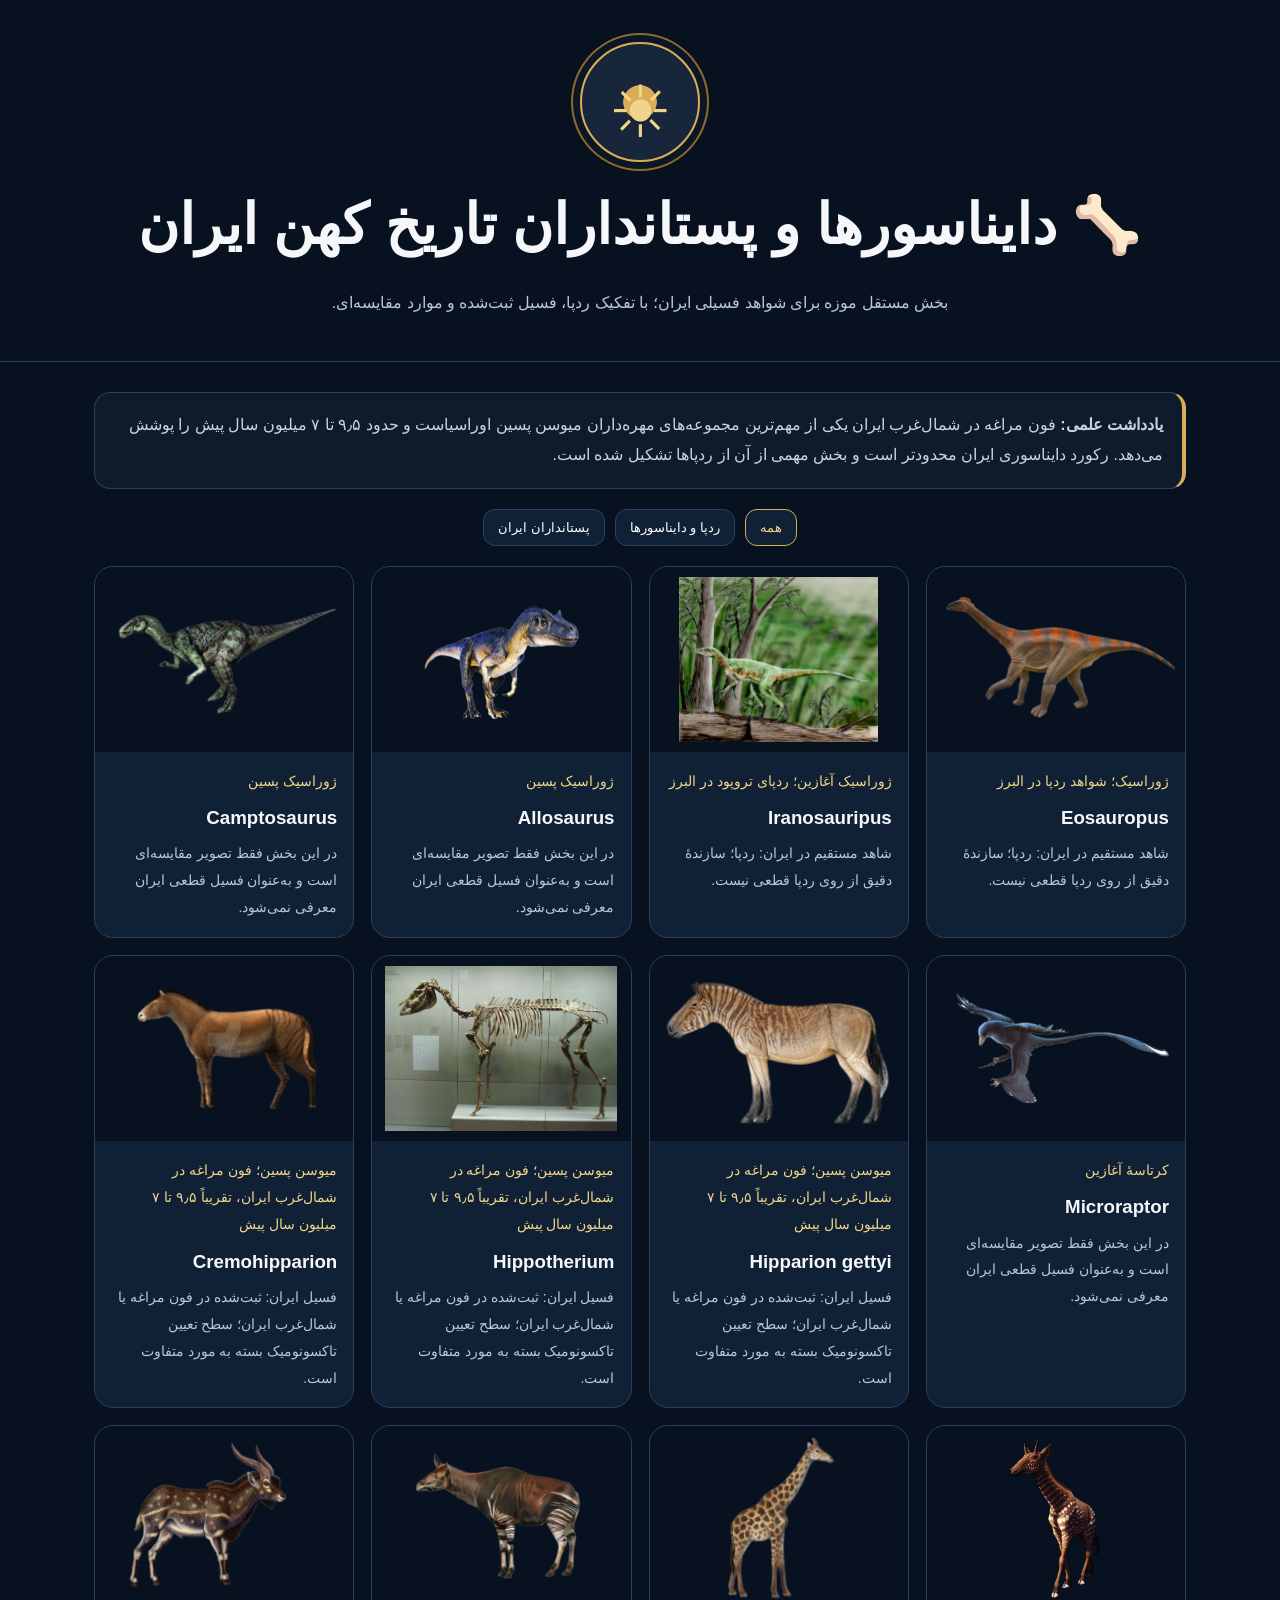
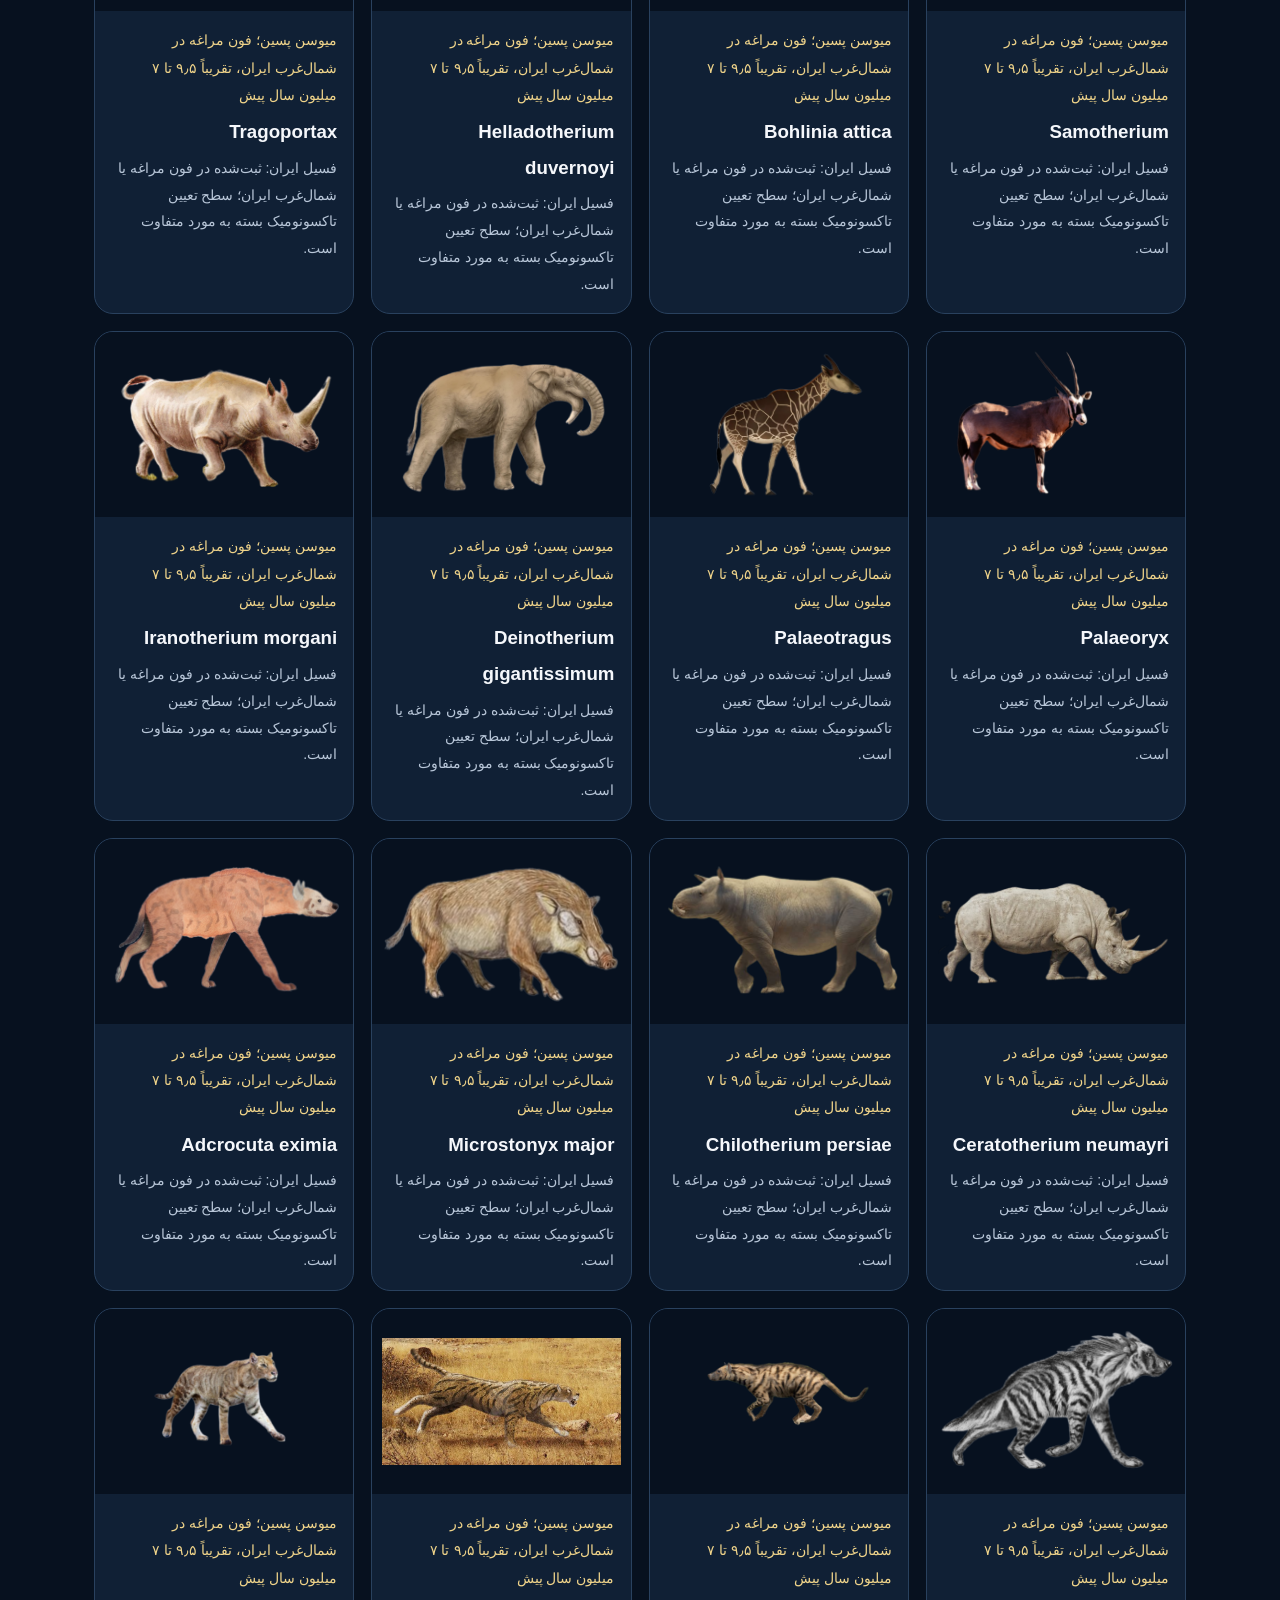
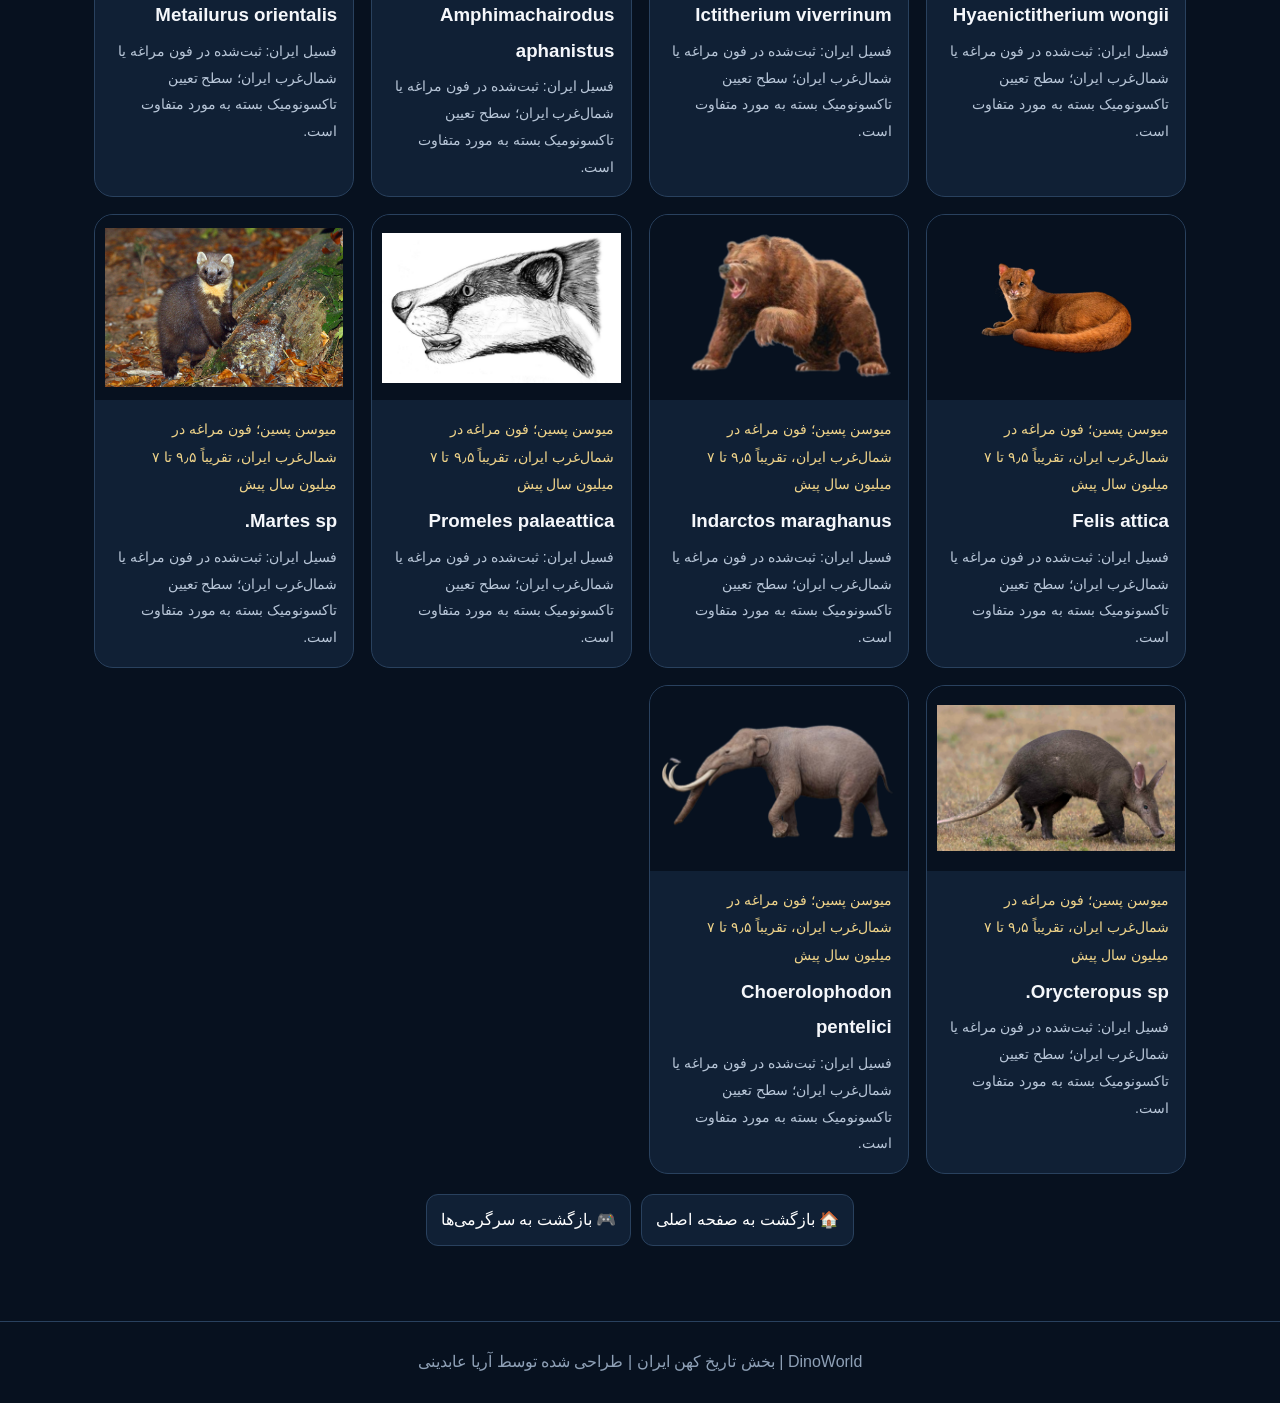
<file: iran.html>
<!doctype html>
<html lang="fa" dir="rtl">
<head>
<meta charset="utf-8">
<meta name="viewport" content="width=device-width,initial-scale=1">
<meta name="description" content="دایناسورها و پستانداران تاریخ کهن ایران در DinoWorld">
<title>DinoWorld | تاریخ کهن ایران</title>
<style>*{box-sizing:border-box;margin:0;padding:0}body{font-family:Tahoma,Arial,sans-serif;direction:rtl;background:#07111f;color:#f5f7fb;line-height:1.9}a{color:inherit}.hero{text-align:center;padding:42px 16px;border-bottom:1px solid #29415e}.hero h1{font-size:clamp(1.8rem,7vw,3.5rem);margin:10px 0}.hero p{max-width:900px;margin:auto;color:#b8c6d8}.emblem{width:120px;height:120px;margin:auto;border:2px solid #d8ad55;border-radius:50%;display:grid;place-items:center;background:radial-gradient(circle,#d8ad55 0 20%,#17263a 21% 100%);box-shadow:0 0 0 7px #0b1727,0 0 0 9px #8d6c2e}.emblem:after{content:'☀';font-size:72px;color:#f0d48a}.wrap{max-width:1120px;margin:auto;padding:30px 14px 55px}.notice{background:#0e1b2d;border:1px solid #29415e;border-right:4px solid #d8ad55;border-radius:16px;padding:17px 19px;margin-bottom:20px;color:#c8d3e0}.grid{display:grid;grid-template-columns:repeat(auto-fit,minmax(245px,1fr));gap:17px}.card{background:#102035;border:1px solid #29415e;border-radius:19px;overflow:hidden;text-decoration:none;cursor:pointer}.card img{display:block;width:100%;height:185px;object-fit:contain;background:#07111f;padding:10px}.card-body{padding:16px}.card h3{margin:5px 0}.meta{color:#f0d48a;font-size:.9rem}.status{color:#b8c6d8;font-size:.88rem}.filters,.nav{display:flex;gap:10px;flex-wrap:wrap;justify-content:center;margin:20px 0}.filters button,.nav a{font-family:inherit;border:1px solid #29415e;background:#102035;color:#fff;border-radius:12px;padding:10px 14px;text-decoration:none;cursor:pointer}.filters .active{border-color:#d8ad55;color:#f0d48a}.detail{max-width:940px;margin:auto;background:#0e1b2d;border:1px solid #29415e;border-radius:22px;overflow:hidden}.detail>img{width:100%;height:350px;object-fit:contain;background:#07111f;padding:14px}.detail-body{padding:22px}.badge{display:inline-block;background:#183047;border:1px solid #36506b;color:#f0d48a;padding:4px 9px;border-radius:99px}.fields{display:grid;grid-template-columns:repeat(2,1fr);gap:11px;margin:20px 0}.field{background:#091624;border:1px solid #20364f;border-radius:13px;padding:13px}.field strong{display:block;color:#f0d48a}.fact{margin-top:16px;padding:15px;border-right:4px solid #5fae7b;background:#0c1d20;border-radius:13px}.warning{margin-top:16px;padding:15px;border-right:4px solid #c97979;background:#231619;color:#f3cccc;border-radius:13px}.hidden{display:none}footer{text-align:center;padding:25px;color:#8ea0b6;border-top:1px solid #29415e}@media(max-width:650px){.fields{grid-template-columns:1fr}.detail>img{height:260px}.card img{height:165px}}</style>
</head>
<body>
<header class="hero">
<div class="emblem"></div>
<h1>🦴 دایناسورها و پستانداران تاریخ کهن ایران</h1>
<p>بخش مستقل موزه برای شواهد فسیلی ایران؛ با تفکیک ردپا، فسیل ثبت‌شده و موارد مقایسه‌ای.</p>
</header>
<main class="wrap">
<section id="listView">
<div class="notice"><b>یادداشت علمی:</b> فون مراغه در شمال‌غرب ایران یکی از مهم‌ترین مجموعه‌های مهره‌داران میوسن پسین اوراسیاست و حدود ۹٫۵ تا ۷ میلیون سال پیش را پوشش می‌دهد. رکورد دایناسوری ایران محدودتر است و بخش مهمی از آن از ردپاها تشکیل شده است.</div>
<div class="filters">
<button class="active" data-filter="all">همه</button>
<button data-filter="track">ردپا و دایناسورها</button>
<button data-filter="mammal">پستانداران ایران</button>
</div>
<section id="grid" class="grid"></section>
<div class="nav"><a href="index.html">🏠 بازگشت به صفحه اصلی</a><a href="index.html#fun">🎮 بازگشت به سرگرمی‌ها</a></div>
</section>
<section id="detailView" class="hidden">
<div id="detail" class="detail"></div>
<div class="nav"><a href="#" id="backList">← بازگشت به موزه تاریخ کهن ایران</a><a href="index.html">🏠 بازگشت به صفحه اصلی</a></div>
</section>
</main>
<footer>DinoWorld | بخش تاریخ کهن ایران | طراحی شده توسط آریا عابدینی</footer>
<script>
const iranAnimals=[{"name":"Eosauropus","image":"InShot_20260930_193315108.png","kind":"ردپای دایناسوری","period":"ژوراسیک؛ شواهد ردپا در البرز","status":"شاهد مستقیم در ایران: ردپا؛ سازندهٔ دقیق از روی ردپا قطعی نیست.","food":"از ردپا قابل تعیین نیست","habitat":"محیط خشکی/چشم‌انداز باز تا موزاییکی؛ جزئیات وابسته به تاکسون","size":"برای این مورد از روی شواهد موجود اندازهٔ قطعی قابل تعیین نیست","human":"هم‌زیستی با انسان نداشته است","lifespan":"برای این فسیل‌ها به‌طور قابل اعتماد مشخص نیست","enemies":"شکارچیان یا رقبای هم‌زیست؛ بسته به تاکسون","fact":"Eosauropus در این بخش با سطح شواهد واقعی خود نمایش داده می‌شود.","note":"به علت یافت نشدن فسیل کامل و محدود بودن شواهد موجود، تصویر کامل و قطعی از این جانور در دسترس نیست."},{"name":"Iranosauripus","image":"IMG_0402a0f2-24a2-4cbf-b2a7-697f846c849c.webp","kind":"ردپای دایناسوری","period":"ژوراسیک آغازین؛ ردپای تروپود در البرز","status":"شاهد مستقیم در ایران: ردپا؛ سازندهٔ دقیق از روی ردپا قطعی نیست.","food":"از ردپا قابل تعیین نیست","habitat":"محیط خشکی/چشم‌انداز باز تا موزاییکی؛ جزئیات وابسته به تاکسون","size":"برای این مورد از روی شواهد موجود اندازهٔ قطعی قابل تعیین نیست","human":"هم‌زیستی با انسان نداشته است","lifespan":"برای این فسیل‌ها به‌طور قابل اعتماد مشخص نیست","enemies":"شکارچیان یا رقبای هم‌زیست؛ بسته به تاکسون","fact":"Iranosauripus در این بخش با سطح شواهد واقعی خود نمایش داده می‌شود.","note":"به علت یافت نشدن فسیل کامل و محدود بودن شواهد موجود، تصویر کامل و قطعی از این جانور در دسترس نیست."},{"name":"Allosaurus","image":"InShot_20260930_200231498.png","kind":"مقایسه‌ای","period":"ژوراسیک پسین","status":"در این بخش فقط تصویر مقایسه‌ای است و به‌عنوان فسیل قطعی ایران معرفی نمی‌شود.","food":"گوشت‌خوار","habitat":"محیط خشکی/چشم‌انداز باز تا موزاییکی؛ جزئیات وابسته به تاکسون","size":"برای این مورد از روی شواهد موجود اندازهٔ قطعی قابل تعیین نیست","human":"هم‌زیستی با انسان نداشته است","lifespan":"برای این فسیل‌ها به‌طور قابل اعتماد مشخص نیست","enemies":"شکارچیان یا رقبای هم‌زیست؛ بسته به تاکسون","fact":"Allosaurus در این بخش با سطح شواهد واقعی خود نمایش داده می‌شود.","note":"به علت نبود شواهد قطعی کافی برای نسبت‌دادن این جنس به ایران، این کارت عمداً با برچسب «مقایسه‌ای» نمایش داده می‌شود."},{"name":"Camptosaurus","image":"InShot_20260930_200222975.png","kind":"مقایسه‌ای","period":"ژوراسیک پسین","status":"در این بخش فقط تصویر مقایسه‌ای است و به‌عنوان فسیل قطعی ایران معرفی نمی‌شود.","food":"گیاه‌خوار","habitat":"محیط خشکی/چشم‌انداز باز تا موزاییکی؛ جزئیات وابسته به تاکسون","size":"برای این مورد از روی شواهد موجود اندازهٔ قطعی قابل تعیین نیست","human":"هم‌زیستی با انسان نداشته است","lifespan":"برای این فسیل‌ها به‌طور قابل اعتماد مشخص نیست","enemies":"شکارچیان یا رقبای هم‌زیست؛ بسته به تاکسون","fact":"Camptosaurus در این بخش با سطح شواهد واقعی خود نمایش داده می‌شود.","note":"به علت نبود شواهد قطعی کافی برای نسبت‌دادن این جنس به ایران، این کارت عمداً با برچسب «مقایسه‌ای» نمایش داده می‌شود."},{"name":"Microraptor","image":"InShot_20260930_200458593.png","kind":"مقایسه‌ای","period":"کرتاسهٔ آغازین","status":"در این بخش فقط تصویر مقایسه‌ای است و به‌عنوان فسیل قطعی ایران معرفی نمی‌شود.","food":"جانوران کوچک؛ رژیم دقیق وابسته به نمونه","habitat":"محیط خشکی/چشم‌انداز باز تا موزاییکی؛ جزئیات وابسته به تاکسون","size":"برای این مورد از روی شواهد موجود اندازهٔ قطعی قابل تعیین نیست","human":"هم‌زیستی با انسان نداشته است","lifespan":"برای این فسیل‌ها به‌طور قابل اعتماد مشخص نیست","enemies":"شکارچیان یا رقبای هم‌زیست؛ بسته به تاکسون","fact":"Microraptor در این بخش با سطح شواهد واقعی خود نمایش داده می‌شود.","note":"به علت نبود شواهد قطعی کافی برای نسبت‌دادن این جنس به ایران، این کارت عمداً با برچسب «مقایسه‌ای» نمایش داده می‌شود."},{"name":"Hipparion gettyi","image":"InShot_20260930_200929171.png","kind":"پستاندار","period":"میوسن پسین؛ فون مراغه در شمال‌غرب ایران، تقریباً ۹٫۵ تا ۷ میلیون سال پیش","status":"فسیل ایران: ثبت‌شده در فون مراغه یا شمال‌غرب ایران؛ سطح تعیین تاکسونومیک بسته به مورد متفاوت است.","food":"گیاه‌خوار","habitat":"محیط خشکی/چشم‌انداز باز تا موزاییکی؛ جزئیات وابسته به تاکسون","size":"برای این مورد از روی شواهد موجود اندازهٔ قطعی قابل تعیین نیست","human":"هم‌زیستی با انسان نداشته است","lifespan":"برای این فسیل‌ها به‌طور قابل اعتماد مشخص نیست","enemies":"شکارچیان یا رقبای هم‌زیست؛ بسته به تاکسون","fact":"Hipparion gettyi در این بخش با سطح شواهد واقعی خود نمایش داده می‌شود.","note":""},{"name":"Hippotherium","image":"IMG_7c060015-2550-488f-b2a3-61df069dab23.jpg","kind":"پستاندار","period":"میوسن پسین؛ فون مراغه در شمال‌غرب ایران، تقریباً ۹٫۵ تا ۷ میلیون سال پیش","status":"فسیل ایران: ثبت‌شده در فون مراغه یا شمال‌غرب ایران؛ سطح تعیین تاکسونومیک بسته به مورد متفاوت است.","food":"گیاه‌خوار","habitat":"محیط خشکی/چشم‌انداز باز تا موزاییکی؛ جزئیات وابسته به تاکسون","size":"برای این مورد از روی شواهد موجود اندازهٔ قطعی قابل تعیین نیست","human":"هم‌زیستی با انسان نداشته است","lifespan":"برای این فسیل‌ها به‌طور قابل اعتماد مشخص نیست","enemies":"شکارچیان یا رقبای هم‌زیست؛ بسته به تاکسون","fact":"Hippotherium در این بخش با سطح شواهد واقعی خود نمایش داده می‌شود.","note":""},{"name":"Cremohipparion","image":"InShot_20260930_201654917.png","kind":"پستاندار","period":"میوسن پسین؛ فون مراغه در شمال‌غرب ایران، تقریباً ۹٫۵ تا ۷ میلیون سال پیش","status":"فسیل ایران: ثبت‌شده در فون مراغه یا شمال‌غرب ایران؛ سطح تعیین تاکسونومیک بسته به مورد متفاوت است.","food":"گیاه‌خوار","habitat":"محیط خشکی/چشم‌انداز باز تا موزاییکی؛ جزئیات وابسته به تاکسون","size":"برای این مورد از روی شواهد موجود اندازهٔ قطعی قابل تعیین نیست","human":"هم‌زیستی با انسان نداشته است","lifespan":"برای این فسیل‌ها به‌طور قابل اعتماد مشخص نیست","enemies":"شکارچیان یا رقبای هم‌زیست؛ بسته به تاکسون","fact":"Cremohipparion در این بخش با سطح شواهد واقعی خود نمایش داده می‌شود.","note":""},{"name":"Samotherium","image":"IMG_29d8ef7c-1087-4f29-a8c9-966d514ca0e4.png","kind":"پستاندار","period":"میوسن پسین؛ فون مراغه در شمال‌غرب ایران، تقریباً ۹٫۵ تا ۷ میلیون سال پیش","status":"فسیل ایران: ثبت‌شده در فون مراغه یا شمال‌غرب ایران؛ سطح تعیین تاکسونومیک بسته به مورد متفاوت است.","food":"گیاه‌خوار","habitat":"محیط خشکی/چشم‌انداز باز تا موزاییکی؛ جزئیات وابسته به تاکسون","size":"برای این مورد از روی شواهد موجود اندازهٔ قطعی قابل تعیین نیست","human":"هم‌زیستی با انسان نداشته است","lifespan":"برای این فسیل‌ها به‌طور قابل اعتماد مشخص نیست","enemies":"شکارچیان یا رقبای هم‌زیست؛ بسته به تاکسون","fact":"Samotherium در این بخش با سطح شواهد واقعی خود نمایش داده می‌شود.","note":""},{"name":"Bohlinia attica","image":"InShot_20260930_202124414.png","kind":"پستاندار","period":"میوسن پسین؛ فون مراغه در شمال‌غرب ایران، تقریباً ۹٫۵ تا ۷ میلیون سال پیش","status":"فسیل ایران: ثبت‌شده در فون مراغه یا شمال‌غرب ایران؛ سطح تعیین تاکسونومیک بسته به مورد متفاوت است.","food":"گیاه‌خوار","habitat":"محیط خشکی/چشم‌انداز باز تا موزاییکی؛ جزئیات وابسته به تاکسون","size":"برای این مورد از روی شواهد موجود اندازهٔ قطعی قابل تعیین نیست","human":"هم‌زیستی با انسان نداشته است","lifespan":"برای این فسیل‌ها به‌طور قابل اعتماد مشخص نیست","enemies":"شکارچیان یا رقبای هم‌زیست؛ بسته به تاکسون","fact":"Bohlinia attica در این بخش با سطح شواهد واقعی خود نمایش داده می‌شود.","note":""},{"name":"Helladotherium duvernoyi","image":"InShot_20260930_203050758.png","kind":"پستاندار","period":"میوسن پسین؛ فون مراغه در شمال‌غرب ایران، تقریباً ۹٫۵ تا ۷ میلیون سال پیش","status":"فسیل ایران: ثبت‌شده در فون مراغه یا شمال‌غرب ایران؛ سطح تعیین تاکسونومیک بسته به مورد متفاوت است.","food":"گیاه‌خوار","habitat":"محیط خشکی/چشم‌انداز باز تا موزاییکی؛ جزئیات وابسته به تاکسون","size":"برای این مورد از روی شواهد موجود اندازهٔ قطعی قابل تعیین نیست","human":"هم‌زیستی با انسان نداشته است","lifespan":"برای این فسیل‌ها به‌طور قابل اعتماد مشخص نیست","enemies":"شکارچیان یا رقبای هم‌زیست؛ بسته به تاکسون","fact":"Helladotherium duvernoyi در این بخش با سطح شواهد واقعی خود نمایش داده می‌شود.","note":""},{"name":"Tragoportax","image":"InShot_20260930_203621027.png","kind":"پستاندار","period":"میوسن پسین؛ فون مراغه در شمال‌غرب ایران، تقریباً ۹٫۵ تا ۷ میلیون سال پیش","status":"فسیل ایران: ثبت‌شده در فون مراغه یا شمال‌غرب ایران؛ سطح تعیین تاکسونومیک بسته به مورد متفاوت است.","food":"گیاه‌خوار","habitat":"محیط خشکی/چشم‌انداز باز تا موزاییکی؛ جزئیات وابسته به تاکسون","size":"برای این مورد از روی شواهد موجود اندازهٔ قطعی قابل تعیین نیست","human":"هم‌زیستی با انسان نداشته است","lifespan":"برای این فسیل‌ها به‌طور قابل اعتماد مشخص نیست","enemies":"شکارچیان یا رقبای هم‌زیست؛ بسته به تاکسون","fact":"Tragoportax در این بخش با سطح شواهد واقعی خود نمایش داده می‌شود.","note":""},{"name":"Palaeoryx","image":"InShot_20260930_203925053.png","kind":"پستاندار","period":"میوسن پسین؛ فون مراغه در شمال‌غرب ایران، تقریباً ۹٫۵ تا ۷ میلیون سال پیش","status":"فسیل ایران: ثبت‌شده در فون مراغه یا شمال‌غرب ایران؛ سطح تعیین تاکسونومیک بسته به مورد متفاوت است.","food":"گیاه‌خوار","habitat":"محیط خشکی/چشم‌انداز باز تا موزاییکی؛ جزئیات وابسته به تاکسون","size":"برای این مورد از روی شواهد موجود اندازهٔ قطعی قابل تعیین نیست","human":"هم‌زیستی با انسان نداشته است","lifespan":"برای این فسیل‌ها به‌طور قابل اعتماد مشخص نیست","enemies":"شکارچیان یا رقبای هم‌زیست؛ بسته به تاکسون","fact":"Palaeoryx در این بخش با سطح شواهد واقعی خود نمایش داده می‌شود.","note":""},{"name":"Palaeotragus","image":"InShot_20260930_204149979.png","kind":"پستاندار","period":"میوسن پسین؛ فون مراغه در شمال‌غرب ایران، تقریباً ۹٫۵ تا ۷ میلیون سال پیش","status":"فسیل ایران: ثبت‌شده در فون مراغه یا شمال‌غرب ایران؛ سطح تعیین تاکسونومیک بسته به مورد متفاوت است.","food":"گیاه‌خوار","habitat":"محیط خشکی/چشم‌انداز باز تا موزاییکی؛ جزئیات وابسته به تاکسون","size":"برای این مورد از روی شواهد موجود اندازهٔ قطعی قابل تعیین نیست","human":"هم‌زیستی با انسان نداشته است","lifespan":"برای این فسیل‌ها به‌طور قابل اعتماد مشخص نیست","enemies":"شکارچیان یا رقبای هم‌زیست؛ بسته به تاکسون","fact":"Palaeotragus در این بخش با سطح شواهد واقعی خود نمایش داده می‌شود.","note":""},{"name":"Deinotherium gigantissimum","image":"InShot_20260930_204306256.png","kind":"پستاندار","period":"میوسن پسین؛ فون مراغه در شمال‌غرب ایران، تقریباً ۹٫۵ تا ۷ میلیون سال پیش","status":"فسیل ایران: ثبت‌شده در فون مراغه یا شمال‌غرب ایران؛ سطح تعیین تاکسونومیک بسته به مورد متفاوت است.","food":"گیاه‌خوار","habitat":"محیط خشکی/چشم‌انداز باز تا موزاییکی؛ جزئیات وابسته به تاکسون","size":"برای این مورد از روی شواهد موجود اندازهٔ قطعی قابل تعیین نیست","human":"هم‌زیستی با انسان نداشته است","lifespan":"برای این فسیل‌ها به‌طور قابل اعتماد مشخص نیست","enemies":"شکارچیان یا رقبای هم‌زیست؛ بسته به تاکسون","fact":"Deinotherium gigantissimum در این بخش با سطح شواهد واقعی خود نمایش داده می‌شود.","note":""},{"name":"Iranotherium morgani","image":"InShot_20260930_204836984.png","kind":"پستاندار","period":"میوسن پسین؛ فون مراغه در شمال‌غرب ایران، تقریباً ۹٫۵ تا ۷ میلیون سال پیش","status":"فسیل ایران: ثبت‌شده در فون مراغه یا شمال‌غرب ایران؛ سطح تعیین تاکسونومیک بسته به مورد متفاوت است.","food":"گیاه‌خوار","habitat":"محیط خشکی/چشم‌انداز باز تا موزاییکی؛ جزئیات وابسته به تاکسون","size":"برای این مورد از روی شواهد موجود اندازهٔ قطعی قابل تعیین نیست","human":"هم‌زیستی با انسان نداشته است","lifespan":"برای این فسیل‌ها به‌طور قابل اعتماد مشخص نیست","enemies":"شکارچیان یا رقبای هم‌زیست؛ بسته به تاکسون","fact":"Iranotherium morgani در این بخش با سطح شواهد واقعی خود نمایش داده می‌شود.","note":""},{"name":"Ceratotherium neumayri","image":"InShot_20260930_205143364.png","kind":"پستاندار","period":"میوسن پسین؛ فون مراغه در شمال‌غرب ایران، تقریباً ۹٫۵ تا ۷ میلیون سال پیش","status":"فسیل ایران: ثبت‌شده در فون مراغه یا شمال‌غرب ایران؛ سطح تعیین تاکسونومیک بسته به مورد متفاوت است.","food":"گیاه‌خوار","habitat":"محیط خشکی/چشم‌انداز باز تا موزاییکی؛ جزئیات وابسته به تاکسون","size":"برای این مورد از روی شواهد موجود اندازهٔ قطعی قابل تعیین نیست","human":"هم‌زیستی با انسان نداشته است","lifespan":"برای این فسیل‌ها به‌طور قابل اعتماد مشخص نیست","enemies":"شکارچیان یا رقبای هم‌زیست؛ بسته به تاکسون","fact":"Ceratotherium neumayri در این بخش با سطح شواهد واقعی خود نمایش داده می‌شود.","note":""},{"name":"Chilotherium persiae","image":"InShot_20260930_205322260.png","kind":"پستاندار","period":"میوسن پسین؛ فون مراغه در شمال‌غرب ایران، تقریباً ۹٫۵ تا ۷ میلیون سال پیش","status":"فسیل ایران: ثبت‌شده در فون مراغه یا شمال‌غرب ایران؛ سطح تعیین تاکسونومیک بسته به مورد متفاوت است.","food":"گیاه‌خوار","habitat":"محیط خشکی/چشم‌انداز باز تا موزاییکی؛ جزئیات وابسته به تاکسون","size":"برای این مورد از روی شواهد موجود اندازهٔ قطعی قابل تعیین نیست","human":"هم‌زیستی با انسان نداشته است","lifespan":"برای این فسیل‌ها به‌طور قابل اعتماد مشخص نیست","enemies":"شکارچیان یا رقبای هم‌زیست؛ بسته به تاکسون","fact":"Chilotherium persiae در این بخش با سطح شواهد واقعی خود نمایش داده می‌شود.","note":""},{"name":"Microstonyx major","image":"InShot_20260930_205500356.png","kind":"پستاندار","period":"میوسن پسین؛ فون مراغه در شمال‌غرب ایران، تقریباً ۹٫۵ تا ۷ میلیون سال پیش","status":"فسیل ایران: ثبت‌شده در فون مراغه یا شمال‌غرب ایران؛ سطح تعیین تاکسونومیک بسته به مورد متفاوت است.","food":"همه‌چیزخوار","habitat":"محیط خشکی/چشم‌انداز باز تا موزاییکی؛ جزئیات وابسته به تاکسون","size":"برای این مورد از روی شواهد موجود اندازهٔ قطعی قابل تعیین نیست","human":"هم‌زیستی با انسان نداشته است","lifespan":"برای این فسیل‌ها به‌طور قابل اعتماد مشخص نیست","enemies":"شکارچیان یا رقبای هم‌زیست؛ بسته به تاکسون","fact":"Microstonyx major در این بخش با سطح شواهد واقعی خود نمایش داده می‌شود.","note":""},{"name":"Adcrocuta eximia","image":"InShot_20260930_205600503.png","kind":"پستاندار","period":"میوسن پسین؛ فون مراغه در شمال‌غرب ایران، تقریباً ۹٫۵ تا ۷ میلیون سال پیش","status":"فسیل ایران: ثبت‌شده در فون مراغه یا شمال‌غرب ایران؛ سطح تعیین تاکسونومیک بسته به مورد متفاوت است.","food":"گوشت‌خوار/فرصت‌طلب","habitat":"محیط خشکی/چشم‌انداز باز تا موزاییکی؛ جزئیات وابسته به تاکسون","size":"برای این مورد از روی شواهد موجود اندازهٔ قطعی قابل تعیین نیست","human":"هم‌زیستی با انسان نداشته است","lifespan":"برای این فسیل‌ها به‌طور قابل اعتماد مشخص نیست","enemies":"شکارچیان یا رقبای هم‌زیست؛ بسته به تاکسون","fact":"Adcrocuta eximia در این بخش با سطح شواهد واقعی خود نمایش داده می‌شود.","note":""},{"name":"Hyaenictitherium wongii","image":"InShot_20260930_205707132.png","kind":"پستاندار","period":"میوسن پسین؛ فون مراغه در شمال‌غرب ایران، تقریباً ۹٫۵ تا ۷ میلیون سال پیش","status":"فسیل ایران: ثبت‌شده در فون مراغه یا شمال‌غرب ایران؛ سطح تعیین تاکسونومیک بسته به مورد متفاوت است.","food":"گوشت‌خوار/فرصت‌طلب","habitat":"محیط خشکی/چشم‌انداز باز تا موزاییکی؛ جزئیات وابسته به تاکسون","size":"برای این مورد از روی شواهد موجود اندازهٔ قطعی قابل تعیین نیست","human":"هم‌زیستی با انسان نداشته است","lifespan":"برای این فسیل‌ها به‌طور قابل اعتماد مشخص نیست","enemies":"شکارچیان یا رقبای هم‌زیست؛ بسته به تاکسون","fact":"Hyaenictitherium wongii در این بخش با سطح شواهد واقعی خود نمایش داده می‌شود.","note":""},{"name":"Ictitherium viverrinum","image":"InShot_20260930_205847246.png","kind":"پستاندار","period":"میوسن پسین؛ فون مراغه در شمال‌غرب ایران، تقریباً ۹٫۵ تا ۷ میلیون سال پیش","status":"فسیل ایران: ثبت‌شده در فون مراغه یا شمال‌غرب ایران؛ سطح تعیین تاکسونومیک بسته به مورد متفاوت است.","food":"گوشت‌خوار/فرصت‌طلب","habitat":"محیط خشکی/چشم‌انداز باز تا موزاییکی؛ جزئیات وابسته به تاکسون","size":"برای این مورد از روی شواهد موجود اندازهٔ قطعی قابل تعیین نیست","human":"هم‌زیستی با انسان نداشته است","lifespan":"برای این فسیل‌ها به‌طور قابل اعتماد مشخص نیست","enemies":"شکارچیان یا رقبای هم‌زیست؛ بسته به تاکسون","fact":"Ictitherium viverrinum در این بخش با سطح شواهد واقعی خود نمایش داده می‌شود.","note":""},{"name":"Amphimachairodus aphanistus","image":"IMG_8aad6742-c037-4a39-8647-b511bef64e98.jpg","kind":"پستاندار","period":"میوسن پسین؛ فون مراغه در شمال‌غرب ایران، تقریباً ۹٫۵ تا ۷ میلیون سال پیش","status":"فسیل ایران: ثبت‌شده در فون مراغه یا شمال‌غرب ایران؛ سطح تعیین تاکسونومیک بسته به مورد متفاوت است.","food":"گوشت‌خوار/فرصت‌طلب","habitat":"محیط خشکی/چشم‌انداز باز تا موزاییکی؛ جزئیات وابسته به تاکسون","size":"برای این مورد از روی شواهد موجود اندازهٔ قطعی قابل تعیین نیست","human":"هم‌زیستی با انسان نداشته است","lifespan":"برای این فسیل‌ها به‌طور قابل اعتماد مشخص نیست","enemies":"شکارچیان یا رقبای هم‌زیست؛ بسته به تاکسون","fact":"Amphimachairodus aphanistus در این بخش با سطح شواهد واقعی خود نمایش داده می‌شود.","note":""},{"name":"Metailurus orientalis","image":"InShot_20260930_223121248.png","kind":"پستاندار","period":"میوسن پسین؛ فون مراغه در شمال‌غرب ایران، تقریباً ۹٫۵ تا ۷ میلیون سال پیش","status":"فسیل ایران: ثبت‌شده در فون مراغه یا شمال‌غرب ایران؛ سطح تعیین تاکسونومیک بسته به مورد متفاوت است.","food":"گوشت‌خوار/فرصت‌طلب","habitat":"محیط خشکی/چشم‌انداز باز تا موزاییکی؛ جزئیات وابسته به تاکسون","size":"برای این مورد از روی شواهد موجود اندازهٔ قطعی قابل تعیین نیست","human":"هم‌زیستی با انسان نداشته است","lifespan":"برای این فسیل‌ها به‌طور قابل اعتماد مشخص نیست","enemies":"شکارچیان یا رقبای هم‌زیست؛ بسته به تاکسون","fact":"Metailurus orientalis در این بخش با سطح شواهد واقعی خود نمایش داده می‌شود.","note":""},{"name":"Felis attica","image":"InShot_20260930_224526040.png","kind":"پستاندار","period":"میوسن پسین؛ فون مراغه در شمال‌غرب ایران، تقریباً ۹٫۵ تا ۷ میلیون سال پیش","status":"فسیل ایران: ثبت‌شده در فون مراغه یا شمال‌غرب ایران؛ سطح تعیین تاکسونومیک بسته به مورد متفاوت است.","food":"گوشت‌خوار/فرصت‌طلب","habitat":"محیط خشکی/چشم‌انداز باز تا موزاییکی؛ جزئیات وابسته به تاکسون","size":"برای این مورد از روی شواهد موجود اندازهٔ قطعی قابل تعیین نیست","human":"هم‌زیستی با انسان نداشته است","lifespan":"برای این فسیل‌ها به‌طور قابل اعتماد مشخص نیست","enemies":"شکارچیان یا رقبای هم‌زیست؛ بسته به تاکسون","fact":"Felis attica در این بخش با سطح شواهد واقعی خود نمایش داده می‌شود.","note":""},{"name":"Indarctos maraghanus","image":"InShot_20260930_225147490.png","kind":"پستاندار","period":"میوسن پسین؛ فون مراغه در شمال‌غرب ایران، تقریباً ۹٫۵ تا ۷ میلیون سال پیش","status":"فسیل ایران: ثبت‌شده در فون مراغه یا شمال‌غرب ایران؛ سطح تعیین تاکسونومیک بسته به مورد متفاوت است.","food":"همه‌چیزخوار","habitat":"محیط خشکی/چشم‌انداز باز تا موزاییکی؛ جزئیات وابسته به تاکسون","size":"برای این مورد از روی شواهد موجود اندازهٔ قطعی قابل تعیین نیست","human":"هم‌زیستی با انسان نداشته است","lifespan":"برای این فسیل‌ها به‌طور قابل اعتماد مشخص نیست","enemies":"شکارچیان یا رقبای هم‌زیست؛ بسته به تاکسون","fact":"Indarctos maraghanus در این بخش با سطح شواهد واقعی خود نمایش داده می‌شود.","note":""},{"name":"Promeles palaeattica","image":"IMG_2469f89d-c140-4bc0-89ef-71522db173dd.jpg","kind":"پستاندار","period":"میوسن پسین؛ فون مراغه در شمال‌غرب ایران، تقریباً ۹٫۵ تا ۷ میلیون سال پیش","status":"فسیل ایران: ثبت‌شده در فون مراغه یا شمال‌غرب ایران؛ سطح تعیین تاکسونومیک بسته به مورد متفاوت است.","food":"گوشت‌خوار/فرصت‌طلب","habitat":"محیط خشکی/چشم‌انداز باز تا موزاییکی؛ جزئیات وابسته به تاکسون","size":"برای این مورد از روی شواهد موجود اندازهٔ قطعی قابل تعیین نیست","human":"هم‌زیستی با انسان نداشته است","lifespan":"برای این فسیل‌ها به‌طور قابل اعتماد مشخص نیست","enemies":"شکارچیان یا رقبای هم‌زیست؛ بسته به تاکسون","fact":"Promeles palaeattica در این بخش با سطح شواهد واقعی خود نمایش داده می‌شود.","note":""},{"name":"Martes sp.","image":"IMG_8a2ba347-b8e3-4e37-96d4-6bd64bbf5cf3.jpg","kind":"پستاندار","period":"میوسن پسین؛ فون مراغه در شمال‌غرب ایران، تقریباً ۹٫۵ تا ۷ میلیون سال پیش","status":"فسیل ایران: ثبت‌شده در فون مراغه یا شمال‌غرب ایران؛ سطح تعیین تاکسونومیک بسته به مورد متفاوت است.","food":"گوشت‌خوار/فرصت‌طلب","habitat":"محیط خشکی/چشم‌انداز باز تا موزاییکی؛ جزئیات وابسته به تاکسون","size":"برای این مورد از روی شواهد موجود اندازهٔ قطعی قابل تعیین نیست","human":"هم‌زیستی با انسان نداشته است","lifespan":"برای این فسیل‌ها به‌طور قابل اعتماد مشخص نیست","enemies":"شکارچیان یا رقبای هم‌زیست؛ بسته به تاکسون","fact":"Martes sp. در این بخش با سطح شواهد واقعی خود نمایش داده می‌شود.","note":""},{"name":"Orycteropus sp.","image":"InShot_20260930_230251757.jpg","kind":"پستاندار","period":"میوسن پسین؛ فون مراغه در شمال‌غرب ایران، تقریباً ۹٫۵ تا ۷ میلیون سال پیش","status":"فسیل ایران: ثبت‌شده در فون مراغه یا شمال‌غرب ایران؛ سطح تعیین تاکسونومیک بسته به مورد متفاوت است.","food":"احتمالاً مورچه و موریانه","habitat":"محیط خشکی/چشم‌انداز باز تا موزاییکی؛ جزئیات وابسته به تاکسون","size":"برای این مورد از روی شواهد موجود اندازهٔ قطعی قابل تعیین نیست","human":"هم‌زیستی با انسان نداشته است","lifespan":"برای این فسیل‌ها به‌طور قابل اعتماد مشخص نیست","enemies":"شکارچیان یا رقبای هم‌زیست؛ بسته به تاکسون","fact":"Orycteropus sp. در این بخش با سطح شواهد واقعی خود نمایش داده می‌شود.","note":""},{"name":"Choerolophodon pentelici","image":"InShot_20260930_230740963.png","kind":"پستاندار","period":"میوسن پسین؛ فون مراغه در شمال‌غرب ایران، تقریباً ۹٫۵ تا ۷ میلیون سال پیش","status":"فسیل ایران: ثبت‌شده در فون مراغه یا شمال‌غرب ایران؛ سطح تعیین تاکسونومیک بسته به مورد متفاوت است.","food":"گیاه‌خوار","habitat":"محیط خشکی/چشم‌انداز باز تا موزاییکی؛ جزئیات وابسته به تاکسون","size":"برای این مورد از روی شواهد موجود اندازهٔ قطعی قابل تعیین نیست","human":"هم‌زیستی با انسان نداشته است","lifespan":"برای این فسیل‌ها به‌طور قابل اعتماد مشخص نیست","enemies":"شکارچیان یا رقبای هم‌زیست؛ بسته به تاکسون","fact":"Choerolophodon pentelici در این بخش با سطح شواهد واقعی خود نمایش داده می‌شود.","note":""}];
const grid=document.getElementById('grid'),listView=document.getElementById('listView'),detailView=document.getElementById('detailView'),detail=document.getElementById('detail');
const buttons=[...document.querySelectorAll('.filters button')];
function render(filter='all'){
 grid.innerHTML='';
 iranAnimals.filter(a=>filter==='all'||(filter==='track'?a.kind!=='پستاندار':a.kind==='پستاندار')).forEach(a=>{
  const card=document.createElement('article');
  card.className='card'; card.tabIndex=0;
  card.innerHTML='<img src="'+a.image+'" alt="'+a.name+'"><div class="card-body"><div class="meta">'+a.period+'</div><h3>'+a.name+'</h3><div class="status">'+a.status+'</div></div>';
  card.addEventListener('click',()=>showDetail(a.name));
  card.addEventListener('keydown',e=>{if(e.key==='Enter'||e.key===' '){e.preventDefault();showDetail(a.name)}});
  grid.appendChild(card);
 });
}
function showDetail(name){
 const a=iranAnimals.find(x=>x.name===name); if(!a)return;
 listView.classList.add('hidden'); detailView.classList.remove('hidden'); window.scrollTo(0,0);
 detail.innerHTML='<img src="'+a.image+'" alt="'+a.name+'"><div class="detail-body"><span class="badge">'+a.kind+'</span><h2>'+a.name+'</h2><p class="meta">'+a.period+'</p><div class="notice"><b>وضعیت شواهد:</b> '+a.status+'</div><div class="fields"><div class="field"><strong>رژیم غذایی</strong>'+a.food+'</div><div class="field"><strong>زیستگاه</strong>'+a.habitat+'</div><div class="field"><strong>اندازه</strong>'+a.size+'</div><div class="field"><strong>هم‌زمانی با انسان</strong>'+a.human+'</div><div class="field"><strong>طول عمر</strong>'+a.lifespan+'</div><div class="field"><strong>دشمنان / رقبا</strong>'+a.enemies+'</div></div><div class="fact"><b>📌 نکته علمی</b><br>'+a.fact+'</div>'+(a.note?'<div class="warning"><b>⚠️ محدودیت شواهد</b><br>'+a.note+'</div>':'')+'</div>';
}
function showList(){detailView.classList.add('hidden');listView.classList.remove('hidden');window.scrollTo(0,0)}
document.getElementById('backList').addEventListener('click',e=>{e.preventDefault();showList()});
buttons.forEach(b=>b.addEventListener('click',()=>{buttons.forEach(x=>x.classList.remove('active'));b.classList.add('active');render(b.dataset.filter)}));
render();
</script>
</body>
</html>
</file>
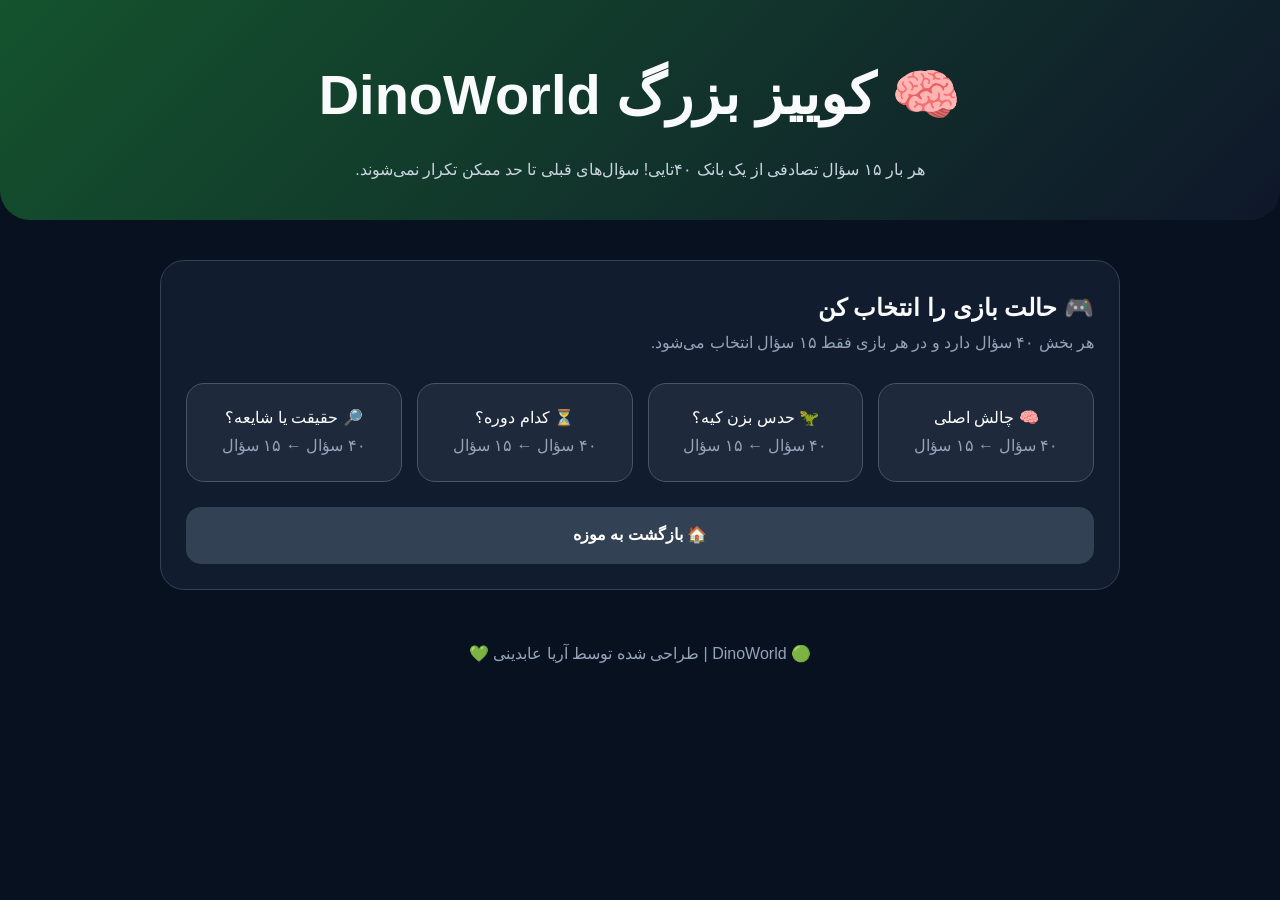
<file: quiz.html>
<!DOCTYPE html>
<html lang="fa" dir="rtl">
<head>
<meta charset="UTF-8">
<meta name="viewport" content="width=device-width, initial-scale=1.0">

<meta name="description"
content="کوییز بزرگ و تصادفی DinoWorld درباره دایناسورها و جانوران ماقبل تاریخ">

<title>DinoWorld | کوییز و سرگرمی</title>

<style>
*{
    box-sizing:border-box;
    margin:0;
    padding:0;
}

body{
    font-family:Tahoma,Arial,sans-serif;
    direction:rtl;
    background:#08111f;
    color:#f8fafc;
    line-height:1.8;
}

.hero{
    text-align:center;
    padding:45px 18px 35px;
    background:linear-gradient(135deg,#14532d,#0f172a);
    border-radius:0 0 30px 30px;
}

.hero h1{
    font-size:clamp(2rem,7vw,3.5rem);
    margin-bottom:10px;
}

.hero p{
    color:#cbd5e1;
    max-width:750px;
    margin:auto;
}

.page{
    width:min(1000px,100%);
    margin:auto;
    padding:20px;
}

.panel{
    background:#111c2e;
    border:1px solid #334155;
    border-radius:24px;
    padding:25px;
    margin-top:20px;
}

.menu{
    display:grid;
    grid-template-columns:repeat(auto-fit,minmax(190px,1fr));
    gap:15px;
    margin:25px 0;
}

.menu button{
    border:1px solid #475569;
    background:#1e293b;
    color:#fff;
    border-radius:18px;
    padding:20px 12px;
    font:inherit;
    cursor:pointer;
    transition:.2s;
}

.menu button:hover{
    transform:translateY(-3px);
    background:#334155;
}

.small{
    color:#94a3b8;
}

.hidden{
    display:none !important;
}

.topbar{
    display:flex;
    justify-content:space-between;
    gap:12px;
    flex-wrap:wrap;
    color:#cbd5e1;
}

.progress{
    height:10px;
    background:#243244;
    border-radius:99px;
    overflow:hidden;
    margin:18px 0 25px;
}

.progress span{
    display:block;
    height:100%;
    width:0;
    background:#22c55e;
    transition:width .25s;
}

.question{
    font-size:1.25rem;
    font-weight:bold;
    margin-bottom:20px;
}

.answers{
    display:grid;
    gap:12px;
}

.answer{
    width:100%;
    padding:15px;
    border-radius:15px;
    border:1px solid #475569;
    background:#1e293b;
    color:#fff;
    font:inherit;
    text-align:right;
    cursor:pointer;
    transition:.15s;
}

.answer:hover:not(:disabled){
    background:#334155;
}

.answer.correct{
    background:#166534;
    border-color:#22c55e;
}

.answer.wrong{
    background:#7f1d1d;
    border-color:#ef4444;
}

.answer:disabled{
    cursor:default;
}

.feedback{
    min-height:55px;
    margin-top:18px;
    padding:13px;
    border-radius:15px;
    background:#0b1322;
    color:#cbd5e1;
}

.actions{
    display:flex;
    flex-wrap:wrap;
    gap:10px;
    margin-top:18px;
}

.next,
.restart,
.back-menu{
    border:0;
    border-radius:15px;
    padding:14px 18px;
    font:inherit;
    font-weight:bold;
    cursor:pointer;
    text-decoration:none;
    text-align:center;
}

.next,
.restart{
    background:#22c55e;
    color:#052e16;
}

.next:disabled{
    opacity:.45;
    cursor:default;
}

.back-menu{
    background:#334155;
    color:#fff;
}

.result{
    text-align:center;
}

.result h2{
    font-size:2rem;
    margin-bottom:15px;
}

.score{
    font-size:3rem;
    font-weight:bold;
    color:#22c55e;
    margin:10px 0;
}

.result-message{
    color:#cbd5e1;
    margin-bottom:15px;
}

footer{
    text-align:center;
    padding:30px 15px;
    color:#94a3b8;
}

@media(max-width:600px){

    .page{
        padding:12px;
    }

    .panel{
        padding:17px;
    }

    .menu{
        grid-template-columns:1fr 1fr;
    }

    .question{
        font-size:1.1rem;
    }

    .actions{
        flex-direction:column;
    }

    .next,
    .restart,
    .back-menu{
        width:100%;
    }
}
</style>
</head>

<body>

<header class="hero">

    <h1>🧠 کوییز بزرگ DinoWorld</h1>

    <p>
        هر بار ۱۵ سؤال تصادفی از یک بانک ۴۰تایی!
        سؤال‌های قبلی تا حد ممکن تکرار نمی‌شوند.
    </p>

</header>


<main class="page">


<!-- MENU -->

<section id="home" class="panel">

    <h2>🎮 حالت بازی را انتخاب کن</h2>

    <p class="small">
        هر بخش ۴۰ سؤال دارد و در هر بازی فقط ۱۵ سؤال انتخاب می‌شود.
    </p>

    <div class="menu">

        <button data-mode="main">
            🧠 چالش اصلی
            <br>
            <span class="small">۴۰ سؤال ← ۱۵ سؤال</span>
        </button>

        <button data-mode="guess">
            🦖 حدس بزن کیه؟
            <br>
            <span class="small">۴۰ سؤال ← ۱۵ سؤال</span>
        </button>

        <button data-mode="period">
            ⏳ کدام دوره؟
            <br>
            <span class="small">۴۰ سؤال ← ۱۵ سؤال</span>
        </button>

        <button data-mode="truth">
            🔎 حقیقت یا شایعه؟
            <br>
            <span class="small">۴۰ سؤال ← ۱۵ سؤال</span>
        </button>

    </div>

    <a class="back-menu"
       href="index.html"
       style="display:block">
        🏠 بازگشت به موزه
    </a>

</section>


<!-- QUIZ -->

<section id="quiz" class="panel hidden">

    <div class="topbar">

        <strong id="modeTitle"></strong>

        <span id="counter"></span>

    </div>

    <div class="progress">
        <span id="bar"></span>
    </div>

    <div id="question" class="question"></div>

    <div id="answers" class="answers"></div>

    <div id="feedback"
         class="feedback"
         aria-live="polite">
        یک گزینه را انتخاب کن.
    </div>

    <div class="actions">

        <button id="next"
                class="next"
                disabled>
            سؤال بعدی ←
        </button>

    </div>

</section>


<!-- RESULT -->

<section id="result" class="panel hidden result">

    <h2>🎉 بازی تمام شد!</h2>

    <div id="score" class="score">
        0 / 15
    </div>

    <p id="resultText"
       class="result-message">
    </p>

    <div class="actions">

        <button id="restart"
                class="restart">
            🔄 دوباره همین بخش
        </button>

        <a href="quiz.html"
           class="back-menu">
            🎮 بازگشت به صفحه کوییز
        </a>

    </div>

</section>


</main>


<footer>
    🟢 DinoWorld | طراحی شده توسط آریا عابدینی 💚
</footer>


<script>

/* =========================================================
   ابزار ساخت سؤال
========================================================= */

function question(text, options, answer){
    return {
        text:text,
        options:options,
        answer:answer
    };
}


/* =========================================================
   بخش ۱ — چالش اصلی
   ۴۰ سؤال
========================================================= */

const mainQuestions = [

question(
"کدام جانور به داشتن زره استخوانی و گرز انتهای دم معروف است؟",
["Ankylosaurus","Stegosaurus","Triceratops","Glyptodon"],
0),

question(
"پاهای جلویی Brachiosaurus نسبت به پاهای عقبی آن چگونه بودند؟",
["بلندتر بودند","کوتاه‌تر بودند","کاملاً هم‌اندازه بودند","فقط یک پا داشت"],
0),

question(
"بادبان بزرگ روی پشت Spinosaurus کجا قرار داشت؟",
["روی ستون مهره‌ها","روی دم","روی جمجمه","روی پاهای عقب"],
0),

question(
"کدام جانور دو شاخ بالای چشم و دست‌های بسیار کوچک داشت؟",
["Carnotaurus","Iguanodon","Baryonyx","Diplodocus"],
0),

question(
"کدام مورد دایناسور نیست؟",
["Pteranodon","Tyrannosaurus Rex","Triceratops","Allosaurus"],
0),

question(
"Mosasaurus بیشتر با چه محیطی ارتباط داشت؟",
["دریایی","بیابانی","کوهستانی","جنگل‌های یخی"],
0),

question(
"تاج بلند Parasaurolophus احتمالاً چه کاربردی می‌توانسته داشته باشد؟",
["ارتباط صوتی","دفاع با دم","شکار ماهی","حفر زمین"],
0),

question(
"خار بزرگ روی انگشت شست کدام جانور معروف است؟",
["Iguanodon","Ankylosaurus","Spinosaurus","Mosasaurus"],
0),

question(
"کدام جانور به داشتن بازوهای بسیار بزرگ معروف است؟",
["Deinocheirus","Gallimimus","Compsognathus","Troodon"],
0),

question(
"کدام جانور در سایت ما به عنوان آرکوسور غیر دایناسور معرفی شده است؟",
["Postosuchus","Diplodocus","Stegosaurus","Velociraptor"],
0),

question(
"کدام جانور یک اویراپتوروسور است؟",
["Rinchenia","Mosasaurus","Brachiosaurus","Pteranodon"],
0),

question(
"کدام جانور یک پستاندار غول‌پیکر نزدیک به کرگدن‌ها بود؟",
["Indricotherium","Smilodon","Mylodon","Kelenken"],
0),

question(
"کدام جانور یک تنبل زمینی غول‌پیکر بود؟",
["Megatherium","Glyptodon","Arctodus","Hyaenodon"],
0),

question(
"کدام جانور یک مار غول‌پیکر سنوزوئیک بود؟",
["Titanoboa","Megaloceros","Kelenken","Entelodon"],
0),

question(
"کدام جانور بدن زره‌پوش و پوسته استخوانی داشت؟",
["Glyptodon","Smilodon","Mylodon","Cervalces"],
0),

question(
"Kelenken چه نوع جانوری بود؟",
["پرنده غول‌پیکر ناتوان از پرواز","پتروسور","دایناسور زره‌پوش","خزنده دریایی"],
0),

question(
"کدام جانور به دویدن با پاهای بلند و بدن نسبتاً سبک معروف است؟",
["Gallimimus","Brachiosaurus","Glyptodon","Mosasaurus"],
0),

question(
"کدام دایناسور یک چنگال بزرگ روی دست داشت و با شکار ماهی ارتباط دارد؟",
["Baryonyx","Iguanodon","Oviraptor","Triceratops"],
0),

question(
"کدام جانور یک پتروسور بود؟",
["Pteranodon","Tyrannosaurus Rex","Ankylosaurus","Stegosaurus"],
0),

question(
"کدام جانور خزنده دریایی بود و دایناسور نبود؟",
["Mosasaurus","Pteranodon","Carnotaurus","Diplodocus"],
0),

question(
"کدام جانور تاج بزرگ روی سر داشت و از هادروسورها بود؟",
["Corythosaurus","Glyptodon","Smilodon","Kelenken"],
0),

question(
"کدام جانور به خاطر جمجمه گنبدی شکل در سایت معرفی شده است؟",
["Stygimoloch","Iguanodon","Baryonyx","Mosasaurus"],
0),

question(
"کدام جانور از گروه پستانداران کیسه‌دار شکارچی بود؟",
["Thylacosmilus","Brachiosaurus","Rinchenia","Pteranodon"],
0),

question(
"کدام جانور یک گربه‌سان دندان‌خنجری معروف بود؟",
["Smilodon","Hyaenodon","Entelodon","Megatherium"],
0),

question(
"کدام جانور یک کرگدن پشمالو بود؟",
["Woolly Rhinoceros","Woolly Mammoth","Mastodon","Deinotherium"],
0),

question(
"کدام جانور پستاندار زره‌پوش آمریکای جنوبی بود؟",
["Glyptodon","Megaloceros","Cervalces","Mylodon"],
0),

question(
"کدام جانور به عنوان ماموت پشمالو شناخته می‌شود؟",
["Woolly Mammoth","Mastodon","Deinotherium","Uintatherium"],
0),

question(
"کدام جانور عاج‌هایش از فک پایین بیرون می‌آمدند؟",
["Deinotherium","Woolly Mammoth","Mastodon","Glyptodon"],
0),

question(
"کدام جانور شاخ بسیار بزرگ روی بینی داشت؟",
["Elasmotherium","Woolly Rhinoceros","Indricotherium","Uintatherium"],
0),

question(
"کدام جانور یک پستاندار بسیار بزرگ و بدون شاخ کرگدنی بود؟",
["Indricotherium","Elasmotherium","Smilodon","Megaloceros"],
0),

question(
"کدام جانور شاخ‌های بزرگ و بدن شبیه گوزن داشت؟",
["Megaloceros","Glyptodon","Megatherium","Titanoboa"],
0),

question(
"کدام جانور یک پرنده شکاری غول‌پیکر و ناتوان از پرواز بود؟",
["Kelenken","Pteranodon","Aerotitan","Pterodaustro"],
0),

question(
"کدام جانور یک مار غول‌پیکر بود؟",
["Titanoboa","Mosasaurus","Kaprosuchus","Kelenken"],
0),

question(
"کدام جانور یک پستاندار گوشت‌خوار از گروه گوشت‌خواران باستانی بود؟",
["Hyaenodon","Glyptodon","Megatherium","Cervalces"],
0),

question(
"کدام جانور به عنوان یک گربه‌سان اولیه در داده‌های سایت آمده است؟",
["Panthera blytheae","Smilodon","Thylacosmilus","Hyaenodon"],
0),

question(
"کدام جانور یک گیاه‌خوار غول‌پیکر با گردن بسیار بلند بود؟",
["Diplodocus","Carnotaurus","Mosasaurus","Kelenken"],
0),

question(
"کدام جانور گوشت‌خوار بزرگ آمریکای شمالی در کرتاسه بود؟",
["Tyrannosaurus Rex","Brachiosaurus","Stegosaurus","Diplodocus"],
0),

question(
"کدام جانور سه شاخ روی سر داشت؟",
["Triceratops","Stygimoloch","Carnotaurus","Iguanodon"],
0),

question(
"کدام جانور کوچک و دارای بدن جمع‌وجور بود و در فهرست DinoWorld قرار دارد؟",
["Compsognathus","Brachiosaurus","Indricotherium","Diplodocus"],
0)

];


/* =========================================================
   بخش ۲ — حدس بزن کیه؟
   ۴۰ سؤال
========================================================= */

const guessQuestions = [

question(
"من زره سنگین و گرز انتهای دم دارم. من کیستم؟",
["Ankylosaurus","Stegosaurus","Glyptodon","Triceratops"],
0),

question(
"من پاهای جلویی بلندتر از پاهای عقبی دارم و گیاه‌خوارم. من کیستم؟",
["Brachiosaurus","Diplodocus","Sonorasaurus","Iguanodon"],
0),

question(
"من یک بادبان بزرگ روی پشتم دارم و ماهی می‌خوردم. من کیستم؟",
["Spinosaurus","Baryonyx","Suchomimus","Irritator"],
0),

question(
"دو شاخ بالای چشم و دست‌های خیلی کوچک دارم. من کیستم؟",
["Carnotaurus","Tyrannosaurus Rex","Majungasaurus","Gorgosaurus"],
0),

question(
"من پرواز می‌کردم اما دایناسور نبودم. من کیستم؟",
["Pteranodon","Velociraptor","Triceratops","Gallimimus"],
0),

question(
"من در دریا زندگی می‌کردم و از گروه مارمولک‌ها بودم. من کیستم؟",
["Mosasaurus","Spinosaurus","Pteranodon","Kaprosuchus"],
0),

question(
"تاج بلند و لوله‌ای روی سر دارم. من کیستم؟",
["Parasaurolophus","Corythosaurus","Oviraptor","Troodon"],
0),

question(
"روی انگشت شستم خار بزرگی دارم. من کیستم؟",
["Iguanodon","Ankylosaurus","Zalmoxes","Corythosaurus"],
0),

question(
"بازوهایم خیلی بزرگ بودند و مدت زیادی فقط از روی بازوهایم شناخته می‌شدم. من کیستم؟",
["Deinocheirus","Gallimimus","Oviraptor","Rinchenia"],
0),

question(
"من یک آرکوسور غیر دایناسور از تریاس هستم. من کیستم؟",
["Postosuchus","Allosaurus","Diplodocus","Iguanodon"],
0),

question(
"من یک اویراپتوروسور هستم و در داده‌های سایت با بدن احتمالاً پردار معرفی شده‌ام. من کیستم؟",
["Rinchenia","Mosasaurus","Kelenken","Corythosaurus"],
0),

question(
"من یکی از بزرگ‌ترین پستانداران خشکی بودم و به کرگدن‌ها نزدیک بودم. من کیستم؟",
["Indricotherium","Megatherium","Mastodon","Megaloceros"],
0),

question(
"من یک تنبل زمینی غول‌پیکر بودم. من کیستم؟",
["Megatherium","Mylodon","Glyptodon","Arctodus"],
0),

question(
"من یک مار بسیار بزرگ از سنوزوئیک بودم. من کیستم؟",
["Titanoboa","Megaloceros","Kelenken","Entelodon"],
0),

question(
"بدنم مثل یک زره بزرگ پوشیده بود. من کیستم؟",
["Glyptodon","Mylodon","Uintatherium","Cervalces"],
0),

question(
"من یک پرنده غول‌پیکر بودم ولی نمی‌توانستم پرواز کنم. من کیستم؟",
["Kelenken","Aerotitan","Pterodaustro","Pteranodon"],
0),

question(
"بدنم برای دویدن مناسب بود و پاهای بلندی داشتم. من کیستم؟",
["Gallimimus","Brachiosaurus","Diplodocus","Glyptodon"],
0),

question(
"یک چنگال بزرگ روی دستم داشتم و با شکار ماهی ارتباط داشتم. من کیستم؟",
["Baryonyx","Iguanodon","Oviraptor","Triceratops"],
0),

question(
"من یک دایناسور سه‌شاخ هستم. من کیستم؟",
["Triceratops","Carnotaurus","Stygimoloch","Iguanodon"],
0),

question(
"من یک دایناسور گوشت‌خوار معروف با آرواره‌های قدرتمند هستم. من کیستم؟",
["Tyrannosaurus Rex","Brachiosaurus","Stegosaurus","Iguanodon"],
0),

question(
"من صفحات بزرگ روی پشتم و تیغ‌هایی نزدیک انتهای دم داشتم. من کیستم؟",
["Stegosaurus","Ankylosaurus","Triceratops","Glyptodon"],
0),

question(
"من تاج استخوانی بزرگی روی سرم دارم و از هادروسورها هستم. من کیستم؟",
["Corythosaurus","Parasaurolophus","Oviraptor","Stygimoloch"],
0),

question(
"من یک شکارچی دندان‌خنجری مشهور هستم. من کیستم؟",
["Smilodon","Hyaenodon","Thylacosmilus","Entelodon"],
0),

question(
"من یک پستاندار زره‌پوش آمریکای جنوبی هستم. من کیستم؟",
["Glyptodon","Megatherium","Mylodon","Cervalces"],
0),

question(
"من ماموتی با موهای ضخیم برای محیط‌های سرد بودم. من کیستم؟",
["Woolly Mammoth","Mastodon","Deinotherium","Uintatherium"],
0),

question(
"عاج‌هایم از فک پایین بیرون می‌آمدند. من کیستم؟",
["Deinotherium","Woolly Mammoth","Mastodon","Elasmotherium"],
0),

question(
"شاخ بسیار بزرگی روی بینی داشتم. من کیستم؟",
["Elasmotherium","Woolly Rhinoceros","Indricotherium","Uintatherium"],
0),

question(
"من یک کرگدن پشمالوی ماقبل تاریخ بودم. من کیستم؟",
["Woolly Rhinoceros","Elasmotherium","Indricotherium","Cervalces"],
0),

question(
"من شاخ‌های بسیار بزرگی شبیه گوزن داشتم. من کیستم؟",
["Megaloceros","Cervalces","Glyptodon","Arctodus"],
0),

question(
"من یک خرس بسیار بزرگ ماقبل تاریخ بودم. من کیستم؟",
["Arctodus","Hyaenodon","Megatherium","Smilodon"],
0),

question(
"من یک گوشت‌خوار بزرگ و باستانی از گروه Hyaenodont بودم. من کیستم؟",
["Hyaenodon","Entelodon","Sarkastodon","Smilodon"],
0),

question(
"من یک پستاندار شکارچی بزرگ از گروه گوشت‌خواران باستانی بودم. من کیستم؟",
["Megistotherium","Glyptodon","Megaloceros","Mylodon"],
0),

question(
"من یک خوک‌مانند غول‌پیکر از گذشته بودم. من کیستم؟",
["Entelodon","Hyaenodon","Arctodus","Uintatherium"],
0),

question(
"من یک پستاندار گیاه‌خوار با عاج بودم. من کیستم؟",
["Mastodon","Smilodon","Hyaenodon","Kelenken"],
0),

question(
"من یک گربه‌سان بسیار اولیه هستم که فسیل‌هایم از آسیا شناخته شده‌اند. من کیستم؟",
["Panthera blytheae","Smilodon","Thylacosmilus","Hyaenodon"],
0),

question(
"من یک دایناسور گردن‌بلند و دم‌بلند ژوراسیک هستم. من کیستم؟",
["Diplodocus","Brachiosaurus","Stegosaurus","Allosaurus"],
0),

question(
"من یک شکارچی کوچک با جثه بسیار جمع‌وجور هستم. من کیستم؟",
["Compsognathus","Brachiosaurus","Diplodocus","Indricotherium"],
0),

question(
"من یک پتروداکتیل‌مانند خزنده پرنده نیستم؛ بلکه پتروسوری با بال‌های بسیار بزرگ بودم. من کیستم؟",
["Aerotitan","Mosasaurus","Kelenken","Rinchenia"],
0),

question(
"من یک پتروسور فیلترکننده غذا با پوزه خاص بودم. من کیستم؟",
["Pterodaustro","Pteranodon","Tapejara","Aerotitan"],
0)

];


/* =========================================================
   بخش ۳ — کدام دوره؟
   ۴۰ سؤال
========================================================= */

const periodQuestions = [
question("«Stegosaurus» متعلق به کدام دوره بزرگ زمین‌شناسی است؟",["ژوراسیک", "تریاس", "کرتاسه", "سنوزوئیک"],0),
question("«Brachiosaurus» متعلق به کدام دوره بزرگ زمین‌شناسی است؟",["ژوراسیک", "تریاس", "کرتاسه", "سنوزوئیک"],0),
question("«Allosaurus» متعلق به کدام دوره بزرگ زمین‌شناسی است؟",["ژوراسیک", "تریاس", "کرتاسه", "سنوزوئیک"],0),
question("«Diplodocus» متعلق به کدام دوره بزرگ زمین‌شناسی است؟",["ژوراسیک", "تریاس", "کرتاسه", "سنوزوئیک"],0),
question("«Dilophosaurus» متعلق به کدام دوره بزرگ زمین‌شناسی است؟",["ژوراسیک", "تریاس", "کرتاسه", "سنوزوئیک"],0),
question("«Postosuchus» متعلق به کدام دوره بزرگ زمین‌شناسی است؟",["تریاس", "ژوراسیک", "کرتاسه", "سنوزوئیک"],0),
question("«Nundasuchus» متعلق به کدام دوره بزرگ زمین‌شناسی است؟",["تریاس", "ژوراسیک", "کرتاسه", "سنوزوئیک"],0),
question("«Kaprosuchus» متعلق به کدام دوره بزرگ زمین‌شناسی است؟",["کرتاسه", "تریاس", "ژوراسیک", "سنوزوئیک"],0),
question("«Pteranodon» متعلق به کدام دوره بزرگ زمین‌شناسی است؟",["کرتاسه", "ژوراسیک", "تریاس", "سنوزوئیک"],0),
question("«Spinosaurus» متعلق به کدام دوره بزرگ زمین‌شناسی است؟",["کرتاسه", "ژوراسیک", "تریاس", "سنوزوئیک"],0),
question("«Ankylosaurus» متعلق به کدام دوره بزرگ زمین‌شناسی است؟",["کرتاسه", "ژوراسیک", "تریاس", "سنوزوئیک"],0),
question("«Triceratops» متعلق به کدام دوره بزرگ زمین‌شناسی است؟",["کرتاسه", "ژوراسیک", "تریاس", "سنوزوئیک"],0),
question("«Tyrannosaurus Rex» متعلق به کدام دوره بزرگ زمین‌شناسی است؟",["کرتاسه", "ژوراسیک", "تریاس", "سنوزوئیک"],0),
question("«Velociraptor» متعلق به کدام دوره بزرگ زمین‌شناسی است؟",["کرتاسه", "ژوراسیک", "تریاس", "سنوزوئیک"],0),
question("«Parasaurolophus» متعلق به کدام دوره بزرگ زمین‌شناسی است؟",["کرتاسه", "ژوراسیک", "تریاس", "سنوزوئیک"],0),
question("«Mosasaurus» متعلق به کدام دوره بزرگ زمین‌شناسی است؟",["کرتاسه", "ژوراسیک", "تریاس", "سنوزوئیک"],0),
question("«Iguanodon» متعلق به کدام دوره بزرگ زمین‌شناسی است؟",["کرتاسه", "ژوراسیک", "تریاس", "سنوزوئیک"],0),
question("«Deinocheirus» متعلق به کدام دوره بزرگ زمین‌شناسی است؟",["کرتاسه", "ژوراسیک", "تریاس", "سنوزوئیک"],0),
question("«Corythosaurus» متعلق به کدام دوره بزرگ زمین‌شناسی است؟",["کرتاسه", "ژوراسیک", "تریاس", "سنوزوئیک"],0),
question("«Gallimimus» متعلق به کدام دوره بزرگ زمین‌شناسی است؟",["کرتاسه", "ژوراسیک", "تریاس", "سنوزوئیک"],0),
question("«Woolly Mammoth» متعلق به کدام دوره بزرگ زمین‌شناسی است؟",["سنوزوئیک", "کرتاسه", "ژوراسیک", "تریاس"],0),
question("«Smilodon» متعلق به کدام دوره بزرگ زمین‌شناسی است؟",["سنوزوئیک", "کرتاسه", "ژوراسیک", "تریاس"],0),
question("«Megatherium» متعلق به کدام دوره بزرگ زمین‌شناسی است؟",["سنوزوئیک", "کرتاسه", "ژوراسیک", "تریاس"],0),
question("«Titanoboa» متعلق به کدام دوره بزرگ زمین‌شناسی است؟",["سنوزوئیک", "کرتاسه", "ژوراسیک", "تریاس"],0),
question("«Glyptodon» متعلق به کدام دوره بزرگ زمین‌شناسی است؟",["سنوزوئیک", "کرتاسه", "ژوراسیک", "تریاس"],0),
question("«Mastodon» متعلق به کدام دوره بزرگ زمین‌شناسی است؟",["سنوزوئیک", "کرتاسه", "ژوراسیک", "تریاس"],0),
question("«Deinotherium» متعلق به کدام دوره بزرگ زمین‌شناسی است؟",["سنوزوئیک", "کرتاسه", "ژوراسیک", "تریاس"],0),
question("«Woolly Rhinoceros» متعلق به کدام دوره بزرگ زمین‌شناسی است؟",["سنوزوئیک", "کرتاسه", "ژوراسیک", "تریاس"],0),
question("«Elasmotherium» متعلق به کدام دوره بزرگ زمین‌شناسی است؟",["سنوزوئیک", "کرتاسه", "ژوراسیک", "تریاس"],0),
question("«Indricotherium» متعلق به کدام دوره بزرگ زمین‌شناسی است؟",["سنوزوئیک", "کرتاسه", "ژوراسیک", "تریاس"],0),
question("«Megaloceros» متعلق به کدام دوره بزرگ زمین‌شناسی است؟",["سنوزوئیک", "کرتاسه", "ژوراسیک", "تریاس"],0),
question("«Arctodus» متعلق به کدام دوره بزرگ زمین‌شناسی است؟",["سنوزوئیک", "کرتاسه", "ژوراسیک", "تریاس"],0),
question("«Kelenken» متعلق به کدام دوره بزرگ زمین‌شناسی است؟",["سنوزوئیک", "کرتاسه", "ژوراسیک", "تریاس"],0),
question("«Cervalces» متعلق به کدام دوره بزرگ زمین‌شناسی است؟",["سنوزوئیک", "کرتاسه", "ژوراسیک", "تریاس"],0),
question("«Hyaenodon» متعلق به کدام دوره بزرگ زمین‌شناسی است؟",["سنوزوئیک", "کرتاسه", "ژوراسیک", "تریاس"],0),
question("«Entelodon» متعلق به کدام دوره بزرگ زمین‌شناسی است؟",["سنوزوئیک", "کرتاسه", "ژوراسیک", "تریاس"],0),
question("«Megistotherium» متعلق به کدام دوره بزرگ زمین‌شناسی است؟",["سنوزوئیک", "کرتاسه", "ژوراسیک", "تریاس"],0),
question("«Thylacosmilus» متعلق به کدام دوره بزرگ زمین‌شناسی است؟",["سنوزوئیک", "کرتاسه", "ژوراسیک", "تریاس"],0),
question("«Panthera blytheae» متعلق به کدام دوره بزرگ زمین‌شناسی است؟",["سنوزوئیک", "کرتاسه", "ژوراسیک", "تریاس"],0),
question("«Mylodon» متعلق به کدام دوره بزرگ زمین‌شناسی است؟",["سنوزوئیک", "کرتاسه", "ژوراسیک", "تریاس"],0)
];

const truthQuestions = [
question("Tyrannosaurus Rex یک دایناسور گوشت‌خوار بوده است.",["حقیقت", "شایعه"],0),
question("Pteranodon یک دایناسور بوده است.",["حقیقت", "شایعه"],1),
question("Mosasaurus یک خزنده دریایی از گروه مارمولک‌ها بوده است.",["حقیقت", "شایعه"],0),
question("Stegosaurus در کرتاسه زندگی می‌کرد.",["حقیقت", "شایعه"],1),
question("Brachiosaurus در ژوراسیک زندگی می‌کرد.",["حقیقت", "شایعه"],0),
question("Triceratops در اواخر کرتاسه زندگی می‌کرد.",["حقیقت", "شایعه"],0),
question("Woolly Mammoth یک پستاندار بوده است.",["حقیقت", "شایعه"],0),
question("Smilodon یک دایناسور بوده است.",["حقیقت", "شایعه"],1),
question("Glyptodon بدنی زره‌پوش داشت.",["حقیقت", "شایعه"],0),
question("Titanoboa یک مار غول‌پیکر بوده است.",["حقیقت", "شایعه"],0),
question("Kelenken یک پرنده غول‌پیکر ناتوان از پرواز بوده است.",["حقیقت", "شایعه"],0),
question("Arctodus یک خرس ماقبل تاریخ بوده است.",["حقیقت", "شایعه"],0),
question("Elasmotherium به داشتن شاخ بزرگ روی بینی معروف است.",["حقیقت", "شایعه"],0),
question("Indricotherium از بزرگ‌ترین پستانداران خشکی بوده است.",["حقیقت", "شایعه"],0),
question("Deinotherium عاج‌های رو به پایین و متصل به فک پایین داشت.",["حقیقت", "شایعه"],0),
question("Parasaurolophus تاج بلند روی سر داشت.",["حقیقت", "شایعه"],0),
question("Iguanodon به داشتن خار شست معروف است.",["حقیقت", "شایعه"],0),
question("Ankylosaurus گرز انتهای دم داشت.",["حقیقت", "شایعه"],0),
question("Carnotaurus دو شاخ بالای چشم داشت.",["حقیقت", "شایعه"],0),
question("Gallimimus یک دایناسور دونده با پاهای بلند بود.",["حقیقت", "شایعه"],0),
question("Deinocheirus بازوهای بسیار بزرگی داشت.",["حقیقت", "شایعه"],0),
question("Baryonyx با شکار ماهی ارتباط داشته است.",["حقیقت", "شایعه"],0),
question("Spinosaurus با محیط‌های آبی ارتباط داشته است.",["حقیقت", "شایعه"],0),
question("Diplodocus یک پستاندار بوده است.",["حقیقت", "شایعه"],1),
question("Corythosaurus از هادروسورها بود.",["حقیقت", "شایعه"],0),
question("Stygimoloch از نظر طبقه‌بندی کاملاً بدون بحث است.",["حقیقت", "شایعه"],1),
question("Thylacosmilus یک گربه‌سان واقعی از خانواده Felidae بوده است.",["حقیقت", "شایعه"],1),
question("Postosuchus یک دایناسور تروپود بوده است.",["حقیقت", "شایعه"],1),
question("Nundasuchus یک پستاندار سنوزوئیک بوده است.",["حقیقت", "شایعه"],1),
question("Pterodaustro یک پتروسور بوده است.",["حقیقت", "شایعه"],0),
question("Aerotitan یک پتروسور بوده است.",["حقیقت", "شایعه"],0),
question("Velociraptor در کرتاسه زندگی می‌کرد.",["حقیقت", "شایعه"],0),
question("Allosaurus در ژوراسیک زندگی می‌کرد.",["حقیقت", "شایعه"],0),
question("Dilophosaurus در تریاس زندگی می‌کرد.",["حقیقت", "شایعه"],0),
question("Megaloceros یک گوزن غول‌پیکر ماقبل تاریخ بود.",["حقیقت", "شایعه"],0),
question("Megatherium یک تنبل زمینی غول‌پیکر بود.",["حقیقت", "شایعه"],0),
question("Hyaenodon یک هِیِنودونت و گوشت‌خوار باستانی بود.",["حقیقت", "شایعه"],0),
question("Entelodon از خویشاوندان خوک‌سانان بود، نه یک دایناسور.",["حقیقت", "شایعه"],0),
question("Cervalces یک پستاندار سنوزوئیک بوده است.",["حقیقت", "شایعه"],0),
question("Tyrannosaurus Rex هم‌زمان با Stegosaurus زندگی می‌کرد.",["حقیقت", "شایعه"],1)
];

const modes={main:{title:"🧠 چالش اصلی",questions:mainQuestions},guess:{title:"🦖 حدس بزن کیه؟",questions:guessQuestions},period:{title:"⏳ کدام دوره؟",questions:periodQuestions},truth:{title:"🔎 حقیقت یا شایعه؟",questions:truthQuestions}};
const home=document.getElementById("home"),quiz=document.getElementById("quiz"),result=document.getElementById("result"),modeTitle=document.getElementById("modeTitle"),counter=document.getElementById("counter"),bar=document.getElementById("bar"),questionBox=document.getElementById("question"),answersBox=document.getElementById("answers"),feedback=document.getElementById("feedback"),nextBtn=document.getElementById("next"),scoreBox=document.getElementById("score"),resultText=document.getElementById("resultText"),restartBtn=document.getElementById("restart");
let currentMode=null,selectedQuestions=[],currentIndex=0,score=0,answered=false;
function shuffle(a){const c=[...a];for(let i=c.length-1;i>0;i--){const j=Math.floor(Math.random()*(i+1));[c[i],c[j]]=[c[j],c[i]];}return c;}
function startGame(mode){if(!modes[mode])return;currentMode=mode;selectedQuestions=shuffle(modes[mode].questions).slice(0,15);currentIndex=0;score=0;home.classList.add("hidden");result.classList.add("hidden");quiz.classList.remove("hidden");modeTitle.textContent=modes[mode].title;renderQuestion();window.scrollTo({top:0,behavior:"smooth"});}
function renderQuestion(){const q=selectedQuestions[currentIndex];answered=false;nextBtn.disabled=true;feedback.textContent="یک گزینه را انتخاب کن.";counter.textContent=`سؤال ${currentIndex+1} از ${selectedQuestions.length}`;bar.style.width=`${((currentIndex+1)/selectedQuestions.length)*100}%`;questionBox.textContent=q.text;answersBox.innerHTML="";shuffle(q.options.map((text,index)=>({text,index}))).forEach(item=>{const b=document.createElement("button");b.type="button";b.className="answer";b.textContent=item.text;b.addEventListener("click",()=>selectAnswer(b,item.index,q.answer));answersBox.appendChild(b);});}
function selectAnswer(button,chosen,correct){if(answered)return;answered=true;const buttons=[...answersBox.querySelectorAll(".answer")];buttons.forEach(b=>b.disabled=true);const correctText=selectedQuestions[currentIndex].options[correct],correctButton=buttons.find(b=>b.textContent===correctText);if(chosen===correct){score++;button.classList.add("correct");feedback.textContent="✅ درست جواب دادی!";}else{button.classList.add("wrong");if(correctButton)correctButton.classList.add("correct");feedback.textContent=`❌ اشتباه بود. پاسخ درست: ${correctText}`;}nextBtn.disabled=false;}
function finishGame(){quiz.classList.add("hidden");result.classList.remove("hidden");scoreBox.textContent=`${score} / ${selectedQuestions.length}`;resultText.textContent=score===15?"🏆 فوق‌العاده! همه پاسخ‌ها درست بودند.":score>=12?"🔥 عالی بود!":score>=8?"👏 خوب بود!":"🦴 دوباره بازی کن و اطلاعاتت را قوی‌تر کن.";window.scrollTo({top:0,behavior:"smooth"});}
nextBtn.addEventListener("click",()=>{if(!answered)return;if(currentIndex<selectedQuestions.length-1){currentIndex++;renderQuestion();}else finishGame();});
restartBtn.addEventListener("click",()=>startGame(currentMode));
document.querySelectorAll("[data-mode]").forEach(b=>b.addEventListener("click",()=>startGame(b.dataset.mode)));
</script>
</body>
</html>
</file>
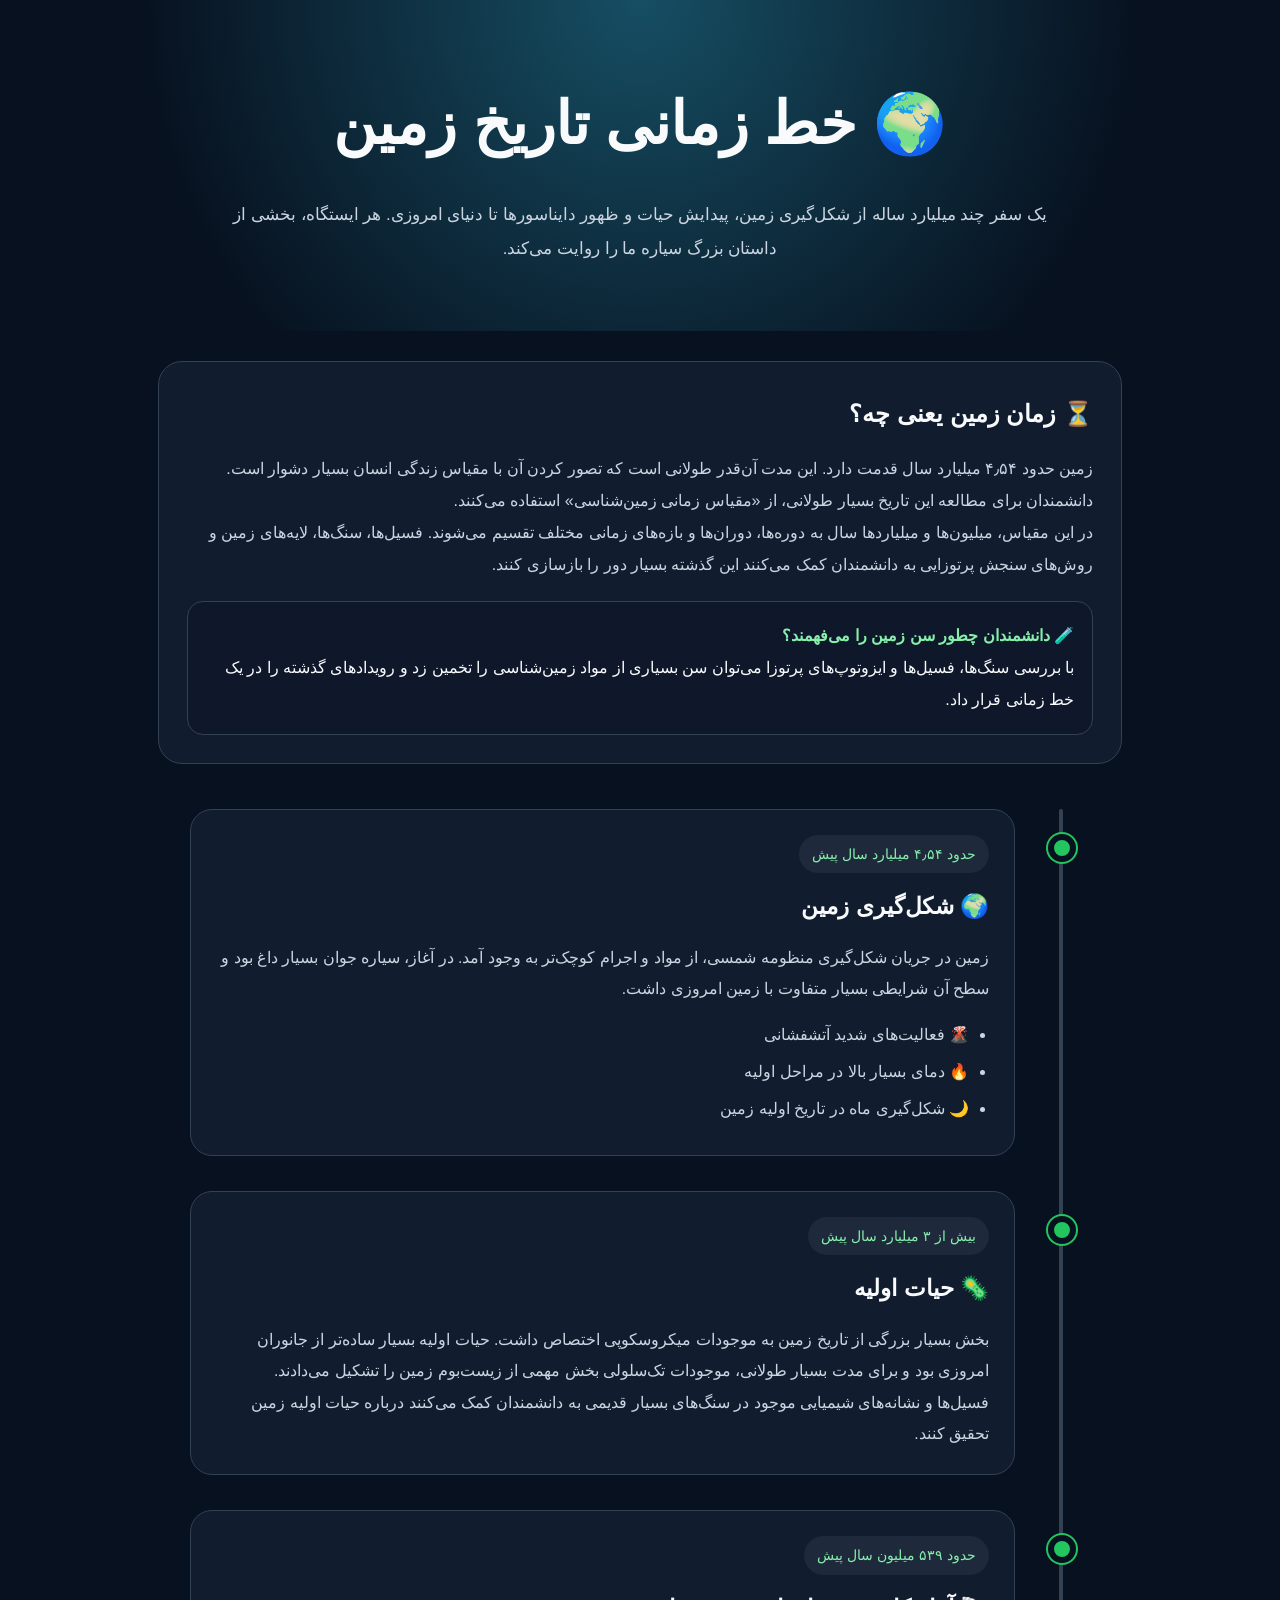
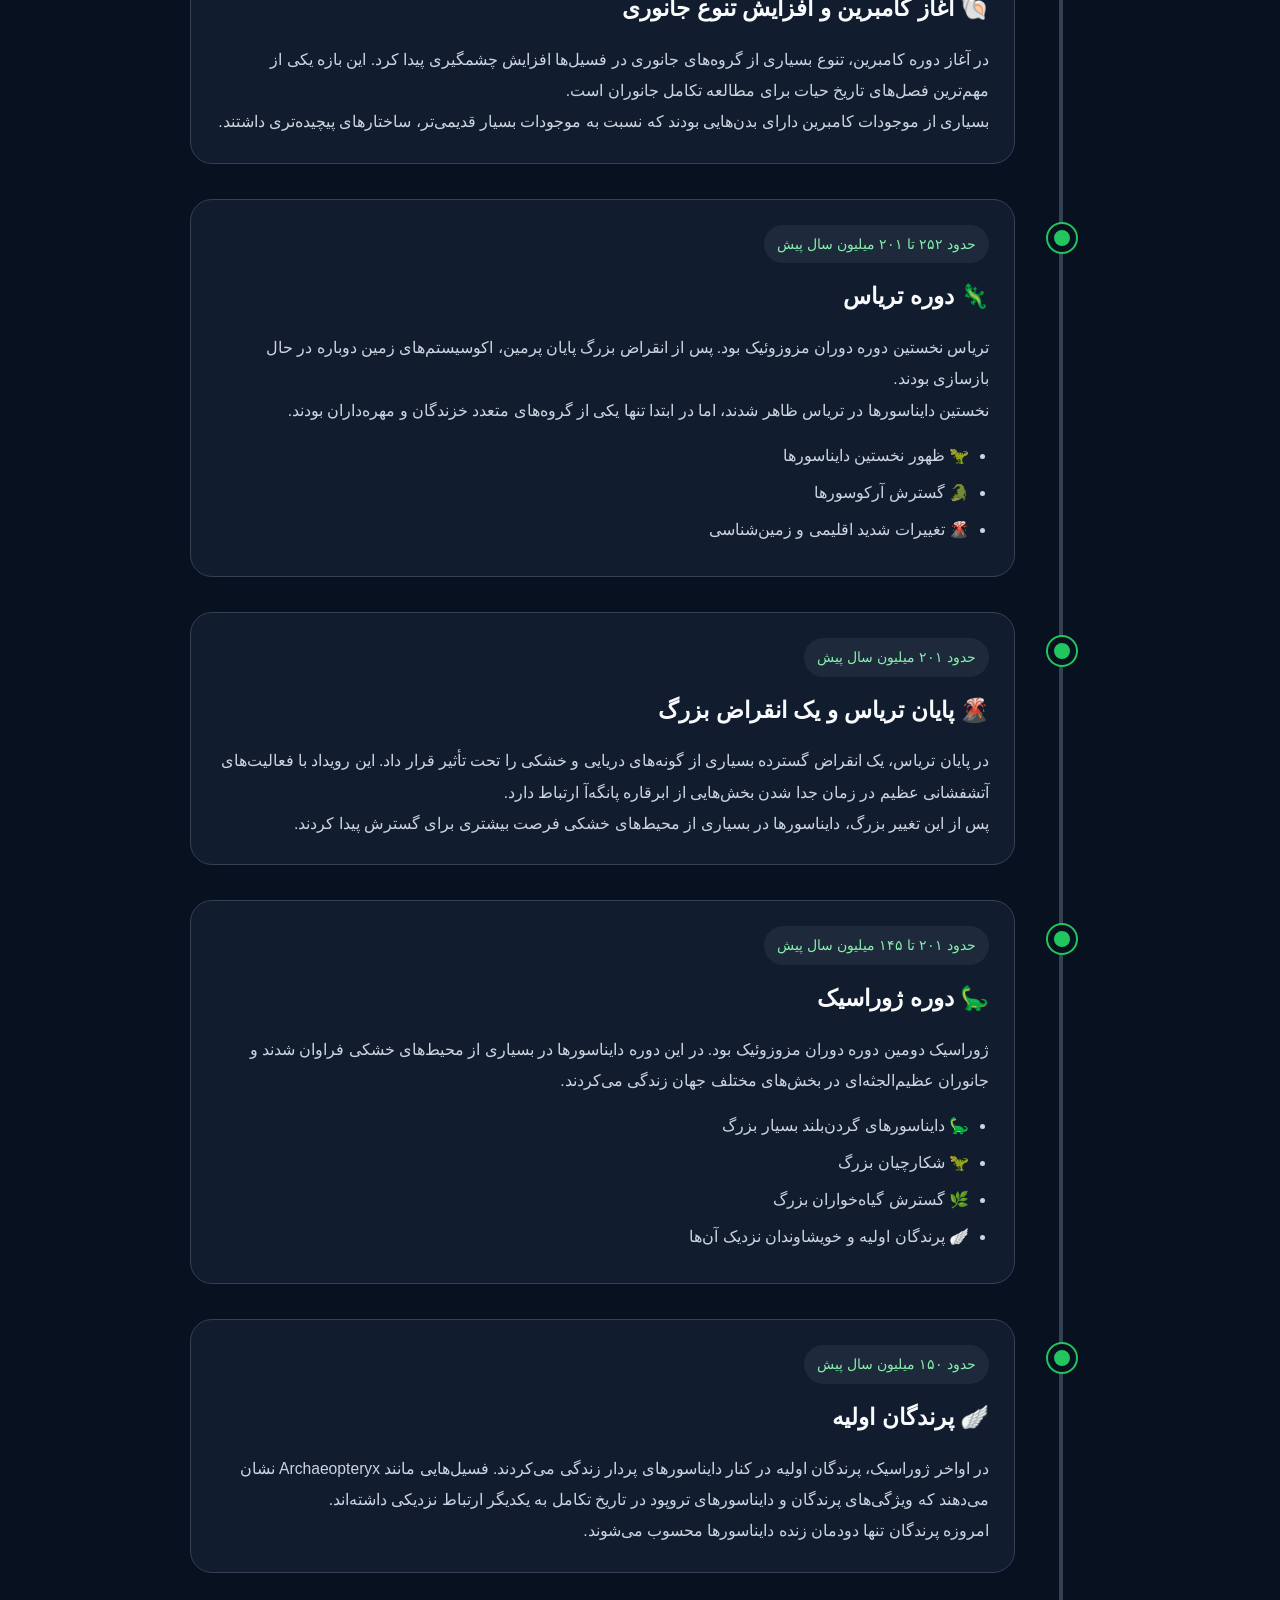
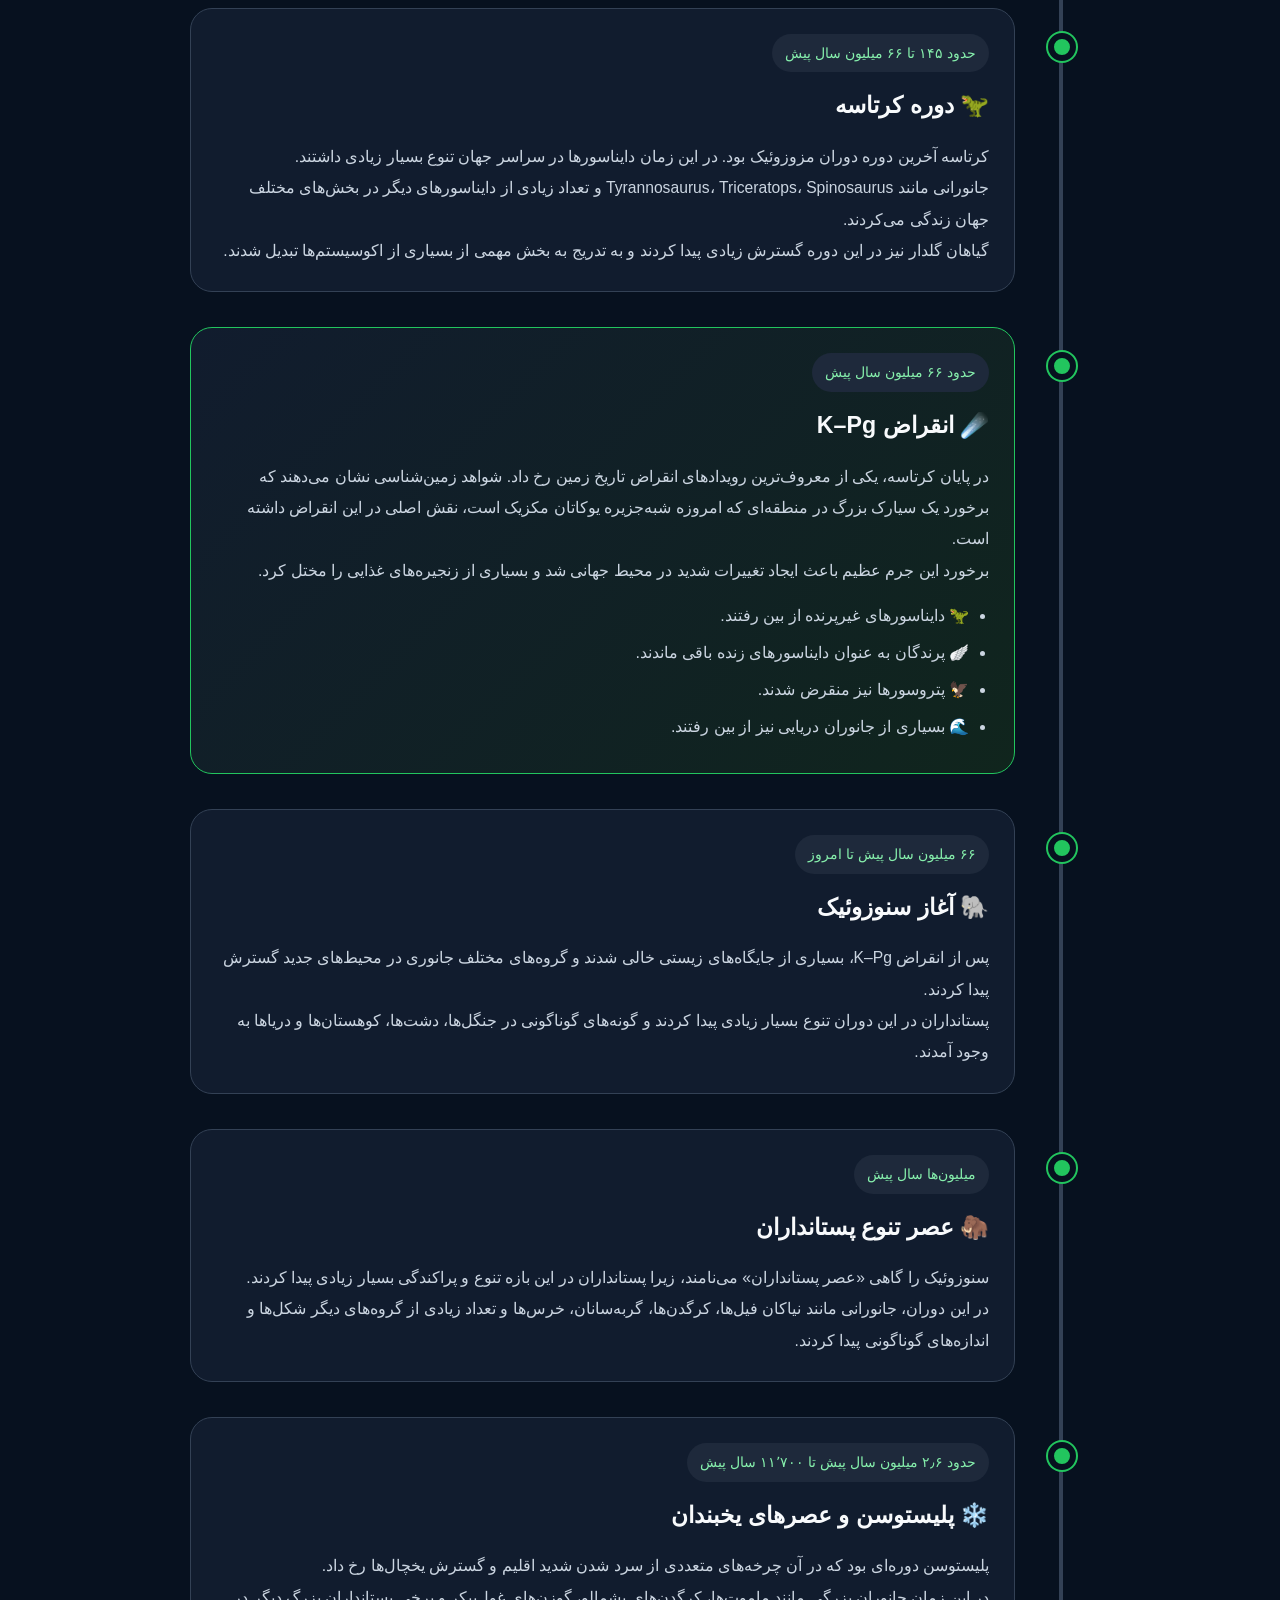
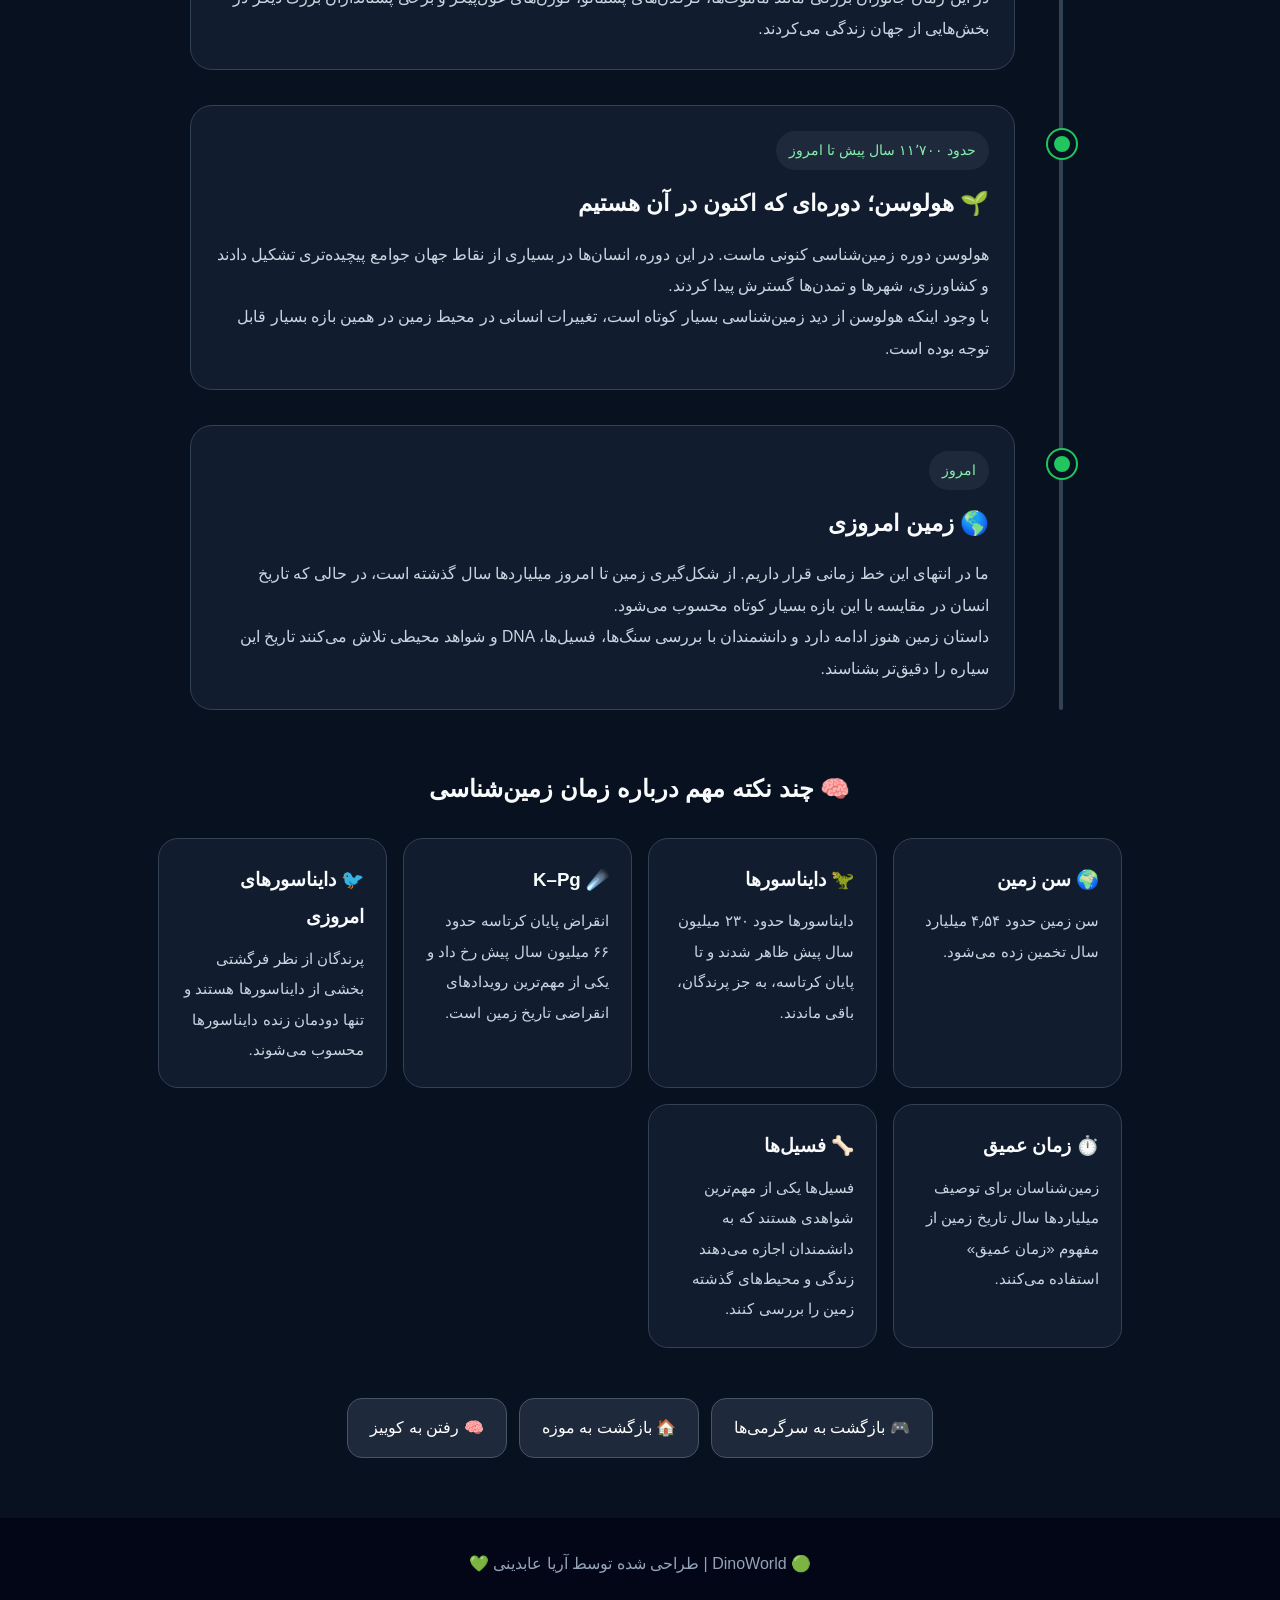
<file: timeline.html>
<!DOCTYPE html>
<html lang="fa" dir="rtl">

<head>
    <meta charset="UTF-8">
    <meta name="viewport" content="width=device-width, initial-scale=1.0">

    <meta name="description"
        content="خط زمانی کامل تاریخ زمین، پیدایش حیات، دوران دایناسورها و رویدادهای مهم زمین‌شناسی در DinoWorld">

    <title>DinoWorld | خط زمانی تاریخ زمین</title>

    <style>
        * {
            box-sizing: border-box;
            margin: 0;
            padding: 0;
        }

        body {
            font-family: Tahoma, Arial, sans-serif;
            direction: rtl;
            background: #07111f;
            color: #f8fafc;
            line-height: 2;
        }

        .hero {
            padding: 65px 20px;
            text-align: center;
            background:
                radial-gradient(circle at top, #164e63, #07111f 70%);
        }

        .hero h1 {
            font-size: clamp(2rem, 7vw, 3.7rem);
            margin-bottom: 15px;
        }

        .hero p {
            max-width: 850px;
            margin: auto;
            color: #cbd5e1;
            font-size: 1.05rem;
        }

        .container {
            width: min(1000px, 100%);
            margin: auto;
            padding: 30px 18px 60px;
        }

        .intro {
            background: #111c2e;
            border: 1px solid #334155;
            border-radius: 24px;
            padding: 28px;
            margin-bottom: 45px;
        }

        .intro h2 {
            margin-bottom: 15px;
        }

        .intro p {
            color: #cbd5e1;
        }

        .scale-box {
            margin-top: 20px;
            padding: 18px;
            border-radius: 16px;
            background: #0f172a;
            border: 1px solid #334155;
        }

        .scale-box strong {
            color: #86efac;
        }

        .timeline {
            position: relative;
            max-width: 900px;
            margin: auto;
        }

        .timeline::before {
            content: "";
            position: absolute;
            right: 27px;
            top: 0;
            bottom: 0;
            width: 4px;
            background: #334155;
            border-radius: 10px;
        }

        .event {
            position: relative;
            padding-right: 75px;
            margin-bottom: 35px;
        }

        .dot {
            position: absolute;
            right: 14px;
            top: 25px;
            width: 28px;
            height: 28px;
            border-radius: 50%;
            background: #22c55e;
            border: 6px solid #07111f;
            box-shadow: 0 0 0 2px #22c55e;
            z-index: 2;
        }

        .card {
            background: #111c2e;
            border: 1px solid #334155;
            border-radius: 22px;
            padding: 25px;
            transition: .2s;
        }

        .card:hover {
            transform: translateY(-3px);
            border-color: #64748b;
        }

        .date {
            display: inline-block;
            padding: 5px 13px;
            border-radius: 999px;
            background: #1e293b;
            color: #86efac;
            font-size: .9rem;
            margin-bottom: 10px;
        }

        .card h2 {
            margin-bottom: 12px;
            font-size: 1.45rem;
        }

        .card p {
            color: #cbd5e1;
            font-size: .98rem;
        }

        .card ul {
            margin-top: 14px;
            padding-right: 20px;
            color: #cbd5e1;
        }

        .card li {
            margin-bottom: 5px;
        }

        .highlight {
            border-color: #22c55e;
            background: linear-gradient(
                135deg,
                #111c2e,
                #10251d
            );
        }

        .facts-title {
            text-align: center;
            margin: 55px 0 25px;
        }

        .facts {
            display: grid;
            grid-template-columns:
                repeat(auto-fit, minmax(220px, 1fr));
            gap: 16px;
        }

        .fact {
            background: #111c2e;
            border: 1px solid #334155;
            border-radius: 20px;
            padding: 22px;
        }

        .fact h3 {
            margin-bottom: 8px;
        }

        .fact p {
            color: #cbd5e1;
            font-size: .95rem;
        }

        .buttons {
            display: flex;
            flex-wrap: wrap;
            justify-content: center;
            gap: 12px;
            margin-top: 50px;
        }

        .button {
            display: inline-block;
            text-decoration: none;
            color: #fff;
            background: #1e293b;
            border: 1px solid #475569;
            padding: 13px 22px;
            border-radius: 15px;
            transition: .2s;
        }

        .button:hover {
            background: #334155;
            transform: translateY(-2px);
        }

        footer {
            text-align: center;
            padding: 30px 15px;
            background: #020617;
            color: #94a3b8;
        }

        @media (max-width: 600px) {

            .hero {
                padding: 50px 18px;
            }

            .container {
                padding: 22px 12px 45px;
            }

            .timeline::before {
                right: 18px;
            }

            .event {
                padding-right: 53px;
            }

            .dot {
                right: 5px;
            }

            .card {
                padding: 19px;
            }

            .card h2 {
                font-size: 1.25rem;
            }
        }
    </style>
</head>


<body>


<header class="hero">

    <h1>🌍 خط زمانی تاریخ زمین</h1>

    <p>
        یک سفر چند میلیارد ساله از شکل‌گیری زمین،
        پیدایش حیات و ظهور دایناسورها تا دنیای امروزی.
        هر ایستگاه، بخشی از داستان بزرگ سیاره ما را روایت می‌کند.
    </p>

</header>


<main class="container">


<section class="intro">

    <h2>⏳ زمان زمین یعنی چه؟</h2>

    <p>
        زمین حدود ۴٫۵۴ میلیارد سال قدمت دارد.
        این مدت آن‌قدر طولانی است که تصور کردن آن با مقیاس
        زندگی انسان بسیار دشوار است.
        دانشمندان برای مطالعه این تاریخ بسیار طولانی،
        از «مقیاس زمانی زمین‌شناسی» استفاده می‌کنند.
    </p>

    <p>
        در این مقیاس، میلیون‌ها و میلیاردها سال به دوره‌ها،
        دوران‌ها و بازه‌های زمانی مختلف تقسیم می‌شوند.
        فسیل‌ها، سنگ‌ها، لایه‌های زمین و روش‌های
        سنجش پرتوزایی به دانشمندان کمک می‌کنند این گذشته
        بسیار دور را بازسازی کنند.
    </p>

    <div class="scale-box">

        🧪 <strong>دانشمندان چطور سن زمین را می‌فهمند؟</strong>

        <br>

        با بررسی سنگ‌ها، فسیل‌ها و ایزوتوپ‌های
        پرتوزا می‌توان سن بسیاری از مواد زمین‌شناسی
        را تخمین زد و رویدادهای گذشته را در یک
        خط زمانی قرار داد.

    </div>

</section>


<section class="timeline">


<!-- EARTH -->

<article class="event">

    <span class="dot"></span>

    <div class="card">

        <span class="date">
            حدود ۴٫۵۴ میلیارد سال پیش
        </span>

        <h2>🌍 شکل‌گیری زمین</h2>

        <p>
            زمین در جریان شکل‌گیری منظومه شمسی،
            از مواد و اجرام کوچک‌تر به وجود آمد.
            در آغاز، سیاره جوان بسیار داغ بود و
            سطح آن شرایطی بسیار متفاوت با زمین امروزی داشت.
        </p>

        <ul>
            <li>🌋 فعالیت‌های شدید آتشفشانی</li>
            <li>🔥 دمای بسیار بالا در مراحل اولیه</li>
            <li>🌙 شکل‌گیری ماه در تاریخ اولیه زمین</li>
        </ul>

    </div>

</article>


<!-- EARLY LIFE -->

<article class="event">

    <span class="dot"></span>

    <div class="card">

        <span class="date">
            بیش از ۳ میلیارد سال پیش
        </span>

        <h2>🦠 حیات اولیه</h2>

        <p>
            بخش بسیار بزرگی از تاریخ زمین به موجودات
            میکروسکوپی اختصاص داشت.
            حیات اولیه بسیار ساده‌تر از جانوران امروزی بود
            و برای مدت بسیار طولانی، موجودات تک‌سلولی
            بخش مهمی از زیست‌بوم زمین را تشکیل می‌دادند.
        </p>

        <p>
            فسیل‌ها و نشانه‌های شیمیایی موجود در سنگ‌های
            بسیار قدیمی به دانشمندان کمک می‌کنند درباره
            حیات اولیه زمین تحقیق کنند.
        </p>

    </div>

</article>


<!-- CAMBRIAN -->

<article class="event">

    <span class="dot"></span>

    <div class="card">

        <span class="date">
            حدود ۵۳۹ میلیون سال پیش
        </span>

        <h2>🐚 آغاز کامبرین و افزایش تنوع جانوری</h2>

        <p>
            در آغاز دوره کامبرین، تنوع بسیاری از گروه‌های
            جانوری در فسیل‌ها افزایش چشمگیری پیدا کرد.
            این بازه یکی از مهم‌ترین فصل‌های تاریخ حیات
            برای مطالعه تکامل جانوران است.
        </p>

        <p>
            بسیاری از موجودات کامبرین دارای بدن‌هایی بودند
            که نسبت به موجودات بسیار قدیمی‌تر، ساختارهای
            پیچیده‌تری داشتند.
        </p>

    </div>

</article>


<!-- TRIASSIC -->

<article class="event">

    <span class="dot"></span>

    <div class="card">

        <span class="date">
            حدود ۲۵۲ تا ۲۰۱ میلیون سال پیش
        </span>

        <h2>🦎 دوره تریاس</h2>

        <p>
            تریاس نخستین دوره دوران مزوزوئیک بود.
            پس از انقراض بزرگ پایان پرمین،
            اکوسیستم‌های زمین دوباره در حال بازسازی بودند.
        </p>

        <p>
            نخستین دایناسورها در تریاس ظاهر شدند،
            اما در ابتدا تنها یکی از گروه‌های متعدد
            خزندگان و مهره‌داران بودند.
        </p>

        <ul>
            <li>🦖 ظهور نخستین دایناسورها</li>
            <li>🐊 گسترش آرکوسورها</li>
            <li>🌋 تغییرات شدید اقلیمی و زمین‌شناسی</li>
        </ul>

    </div>

</article>


<!-- END TRIASSIC -->

<article class="event">

    <span class="dot"></span>

    <div class="card">

        <span class="date">
            حدود ۲۰۱ میلیون سال پیش
        </span>

        <h2>🌋 پایان تریاس و یک انقراض بزرگ</h2>

        <p>
            در پایان تریاس، یک انقراض گسترده بسیاری از
            گونه‌های دریایی و خشکی را تحت تأثیر قرار داد.
            این رویداد با فعالیت‌های آتشفشانی عظیم
            در زمان جدا شدن بخش‌هایی از ابرقاره پانگه‌آ
            ارتباط دارد.
        </p>

        <p>
            پس از این تغییر بزرگ، دایناسورها در بسیاری
            از محیط‌های خشکی فرصت بیشتری برای گسترش پیدا کردند.
        </p>

    </div>

</article>


<!-- JURASSIC -->

<article class="event">

    <span class="dot"></span>

    <div class="card">

        <span class="date">
            حدود ۲۰۱ تا ۱۴۵ میلیون سال پیش
        </span>

        <h2>🦕 دوره ژوراسیک</h2>

        <p>
            ژوراسیک دومین دوره دوران مزوزوئیک بود.
            در این دوره دایناسورها در بسیاری از محیط‌های
            خشکی فراوان شدند و جانوران عظیم‌الجثه‌ای
            در بخش‌های مختلف جهان زندگی می‌کردند.
        </p>

        <ul>
            <li>🦕 دایناسورهای گردن‌بلند بسیار بزرگ</li>
            <li>🦖 شکارچیان بزرگ</li>
            <li>🌿 گسترش گیاه‌خواران بزرگ</li>
            <li>🪽 پرندگان اولیه و خویشاوندان نزدیک آن‌ها</li>
        </ul>

    </div>

</article>


<!-- FIRST BIRDS -->

<article class="event">

    <span class="dot"></span>

    <div class="card">

        <span class="date">
            حدود ۱۵۰ میلیون سال پیش
        </span>

        <h2>🪽 پرندگان اولیه</h2>

        <p>
            در اواخر ژوراسیک، پرندگان اولیه در کنار
            دایناسورهای پردار زندگی می‌کردند.
            فسیل‌هایی مانند Archaeopteryx نشان می‌دهند
            که ویژگی‌های پرندگان و دایناسورهای تروپود
            در تاریخ تکامل به یکدیگر ارتباط نزدیکی داشته‌اند.
        </p>

        <p>
            امروزه پرندگان تنها دودمان زنده دایناسورها
            محسوب می‌شوند.
        </p>

    </div>

</article>


<!-- CRETACEOUS -->

<article class="event">

    <span class="dot"></span>

    <div class="card">

        <span class="date">
            حدود ۱۴۵ تا ۶۶ میلیون سال پیش
        </span>

        <h2>🦖 دوره کرتاسه</h2>

        <p>
            کرتاسه آخرین دوره دوران مزوزوئیک بود.
            در این زمان دایناسورها در سراسر جهان
            تنوع بسیار زیادی داشتند.
        </p>

        <p>
            جانورانی مانند Tyrannosaurus،
            Triceratops، Spinosaurus و تعداد زیادی
            از دایناسورهای دیگر در بخش‌های مختلف جهان
            زندگی می‌کردند.
        </p>

        <p>
            گیاهان گلدار نیز در این دوره گسترش زیادی پیدا کردند
            و به تدریج به بخش مهمی از بسیاری از اکوسیستم‌ها تبدیل شدند.
        </p>

    </div>

</article>


<!-- KPG -->

<article class="event">

    <span class="dot"></span>

    <div class="card highlight">

        <span class="date">
            حدود ۶۶ میلیون سال پیش
        </span>

        <h2>☄️ انقراض K–Pg</h2>

        <p>
            در پایان کرتاسه، یکی از معروف‌ترین رویدادهای
            انقراض تاریخ زمین رخ داد.
            شواهد زمین‌شناسی نشان می‌دهند که برخورد
            یک سیارک بزرگ در منطقه‌ای که امروزه
            شبه‌جزیره یوکاتان مکزیک است،
            نقش اصلی در این انقراض داشته است.
        </p>

        <p>
            برخورد این جرم عظیم باعث ایجاد تغییرات
            شدید در محیط جهانی شد و بسیاری از
            زنجیره‌های غذایی را مختل کرد.
        </p>

        <ul>
            <li>🦖 دایناسورهای غیرپرنده از بین رفتند.</li>
            <li>🪽 پرندگان به عنوان دایناسورهای زنده باقی ماندند.</li>
            <li>🦅 پتروسورها نیز منقرض شدند.</li>
            <li>🌊 بسیاری از جانوران دریایی نیز از بین رفتند.</li>
        </ul>

    </div>

</article>


<!-- CENOZOIC -->

<article class="event">

    <span class="dot"></span>

    <div class="card">

        <span class="date">
            ۶۶ میلیون سال پیش تا امروز
        </span>

        <h2>🐘 آغاز سنوزوئیک</h2>

        <p>
            پس از انقراض K–Pg، بسیاری از جایگاه‌های زیستی
            خالی شدند و گروه‌های مختلف جانوری در محیط‌های
            جدید گسترش پیدا کردند.
        </p>

        <p>
            پستانداران در این دوران تنوع بسیار زیادی پیدا کردند
            و گونه‌های گوناگونی در جنگل‌ها، دشت‌ها، کوهستان‌ها
            و دریاها به وجود آمدند.
        </p>

    </div>

</article>


<!-- MAMMALS -->

<article class="event">

    <span class="dot"></span>

    <div class="card">

        <span class="date">
            میلیون‌ها سال پیش
        </span>

        <h2>🦣 عصر تنوع پستانداران</h2>

        <p>
            سنوزوئیک را گاهی «عصر پستانداران» می‌نامند،
            زیرا پستانداران در این بازه تنوع و پراکندگی
            بسیار زیادی پیدا کردند.
        </p>

        <p>
            در این دوران، جانورانی مانند نیاکان فیل‌ها،
            کرگدن‌ها، گربه‌سانان، خرس‌ها و تعداد زیادی
            از گروه‌های دیگر شکل‌ها و اندازه‌های گوناگونی پیدا کردند.
        </p>

    </div>

</article>


<!-- ICE AGE -->

<article class="event">

    <span class="dot"></span>

    <div class="card">

        <span class="date">
            حدود ۲٫۶ میلیون سال پیش تا ۱۱٬۷۰۰ سال پیش
        </span>

        <h2>❄️ پلیستوسن و عصرهای یخبندان</h2>

        <p>
            پلیستوسن دوره‌ای بود که در آن چرخه‌های متعددی
            از سرد شدن شدید اقلیم و گسترش یخچال‌ها رخ داد.
        </p>

        <p>
            در این زمان جانوران بزرگی مانند ماموت‌ها،
            کرگدن‌های پشمالو، گوزن‌های غول‌پیکر و
            برخی پستانداران بزرگ دیگر در بخش‌هایی از جهان زندگی می‌کردند.
        </p>

    </div>

</article>


<!-- HOLOCENE -->

<article class="event">

    <span class="dot"></span>

    <div class="card">

        <span class="date">
            حدود ۱۱٬۷۰۰ سال پیش تا امروز
        </span>

        <h2>🌱 هولوسن؛ دوره‌ای که اکنون در آن هستیم</h2>

        <p>
            هولوسن دوره زمین‌شناسی کنونی ماست.
            در این دوره، انسان‌ها در بسیاری از نقاط جهان
            جوامع پیچیده‌تری تشکیل دادند و کشاورزی،
            شهرها و تمدن‌ها گسترش پیدا کردند.
        </p>

        <p>
            با وجود اینکه هولوسن از دید زمین‌شناسی بسیار کوتاه است،
            تغییرات انسانی در محیط زمین در همین بازه بسیار قابل توجه بوده است.
        </p>

    </div>

</article>


<!-- TODAY -->

<article class="event">

    <span class="dot"></span>

    <div class="card">

        <span class="date">
            امروز
        </span>

        <h2>🌎 زمین امروزی</h2>

        <p>
            ما در انتهای این خط زمانی قرار داریم.
            از شکل‌گیری زمین تا امروز میلیاردها سال گذشته است،
            در حالی که تاریخ انسان در مقایسه با این بازه
            بسیار کوتاه محسوب می‌شود.
        </p>

        <p>
            داستان زمین هنوز ادامه دارد و دانشمندان با بررسی
            سنگ‌ها، فسیل‌ها، DNA و شواهد محیطی تلاش می‌کنند
            تاریخ این سیاره را دقیق‌تر بشناسند.
        </p>

    </div>

</article>


</section>


<h2 class="facts-title">
    🧠 چند نکته مهم درباره زمان زمین‌شناسی
</h2>


<section class="facts">

    <div class="fact">

        <h3>🌍 سن زمین</h3>

        <p>
            سن زمین حدود ۴٫۵۴ میلیارد سال تخمین زده می‌شود.
        </p>

    </div>


    <div class="fact">

        <h3>🦖 دایناسورها</h3>

        <p>
            دایناسورها حدود ۲۳۰ میلیون سال پیش ظاهر شدند
            و تا پایان کرتاسه، به جز پرندگان، باقی ماندند.
        </p>

    </div>


    <div class="fact">

        <h3>☄️ K–Pg</h3>

        <p>
            انقراض پایان کرتاسه حدود ۶۶ میلیون سال پیش رخ داد
            و یکی از مهم‌ترین رویدادهای انقراضی تاریخ زمین است.
        </p>

    </div>


    <div class="fact">

        <h3>🐦 دایناسورهای امروزی</h3>

        <p>
            پرندگان از نظر فرگشتی بخشی از دایناسورها هستند
            و تنها دودمان زنده دایناسورها محسوب می‌شوند.
        </p>

    </div>


    <div class="fact">

        <h3>⏱️ زمان عمیق</h3>

        <p>
            زمین‌شناسان برای توصیف میلیاردها سال تاریخ زمین
            از مفهوم «زمان عمیق» استفاده می‌کنند.
        </p>

    </div>


    <div class="fact">

        <h3>🦴 فسیل‌ها</h3>

        <p>
            فسیل‌ها یکی از مهم‌ترین شواهدی هستند که به دانشمندان
            اجازه می‌دهند زندگی و محیط‌های گذشته زمین را بررسی کنند.
        </p>

    </div>

</section>


<div class="buttons">

    <a class="button" href="index.html#fun">
        🎮 بازگشت به سرگرمی‌ها
    </a>

    <a class="button" href="index.html">
        🏠 بازگشت به موزه
    </a>

    <a class="button" href="quiz.html">
        🧠 رفتن به کوییز
    </a>

</div>


</main>


<footer>

    🟢 DinoWorld | طراحی شده توسط آریا عابدینی 💚

</footer>


</body>
</html>
</file>
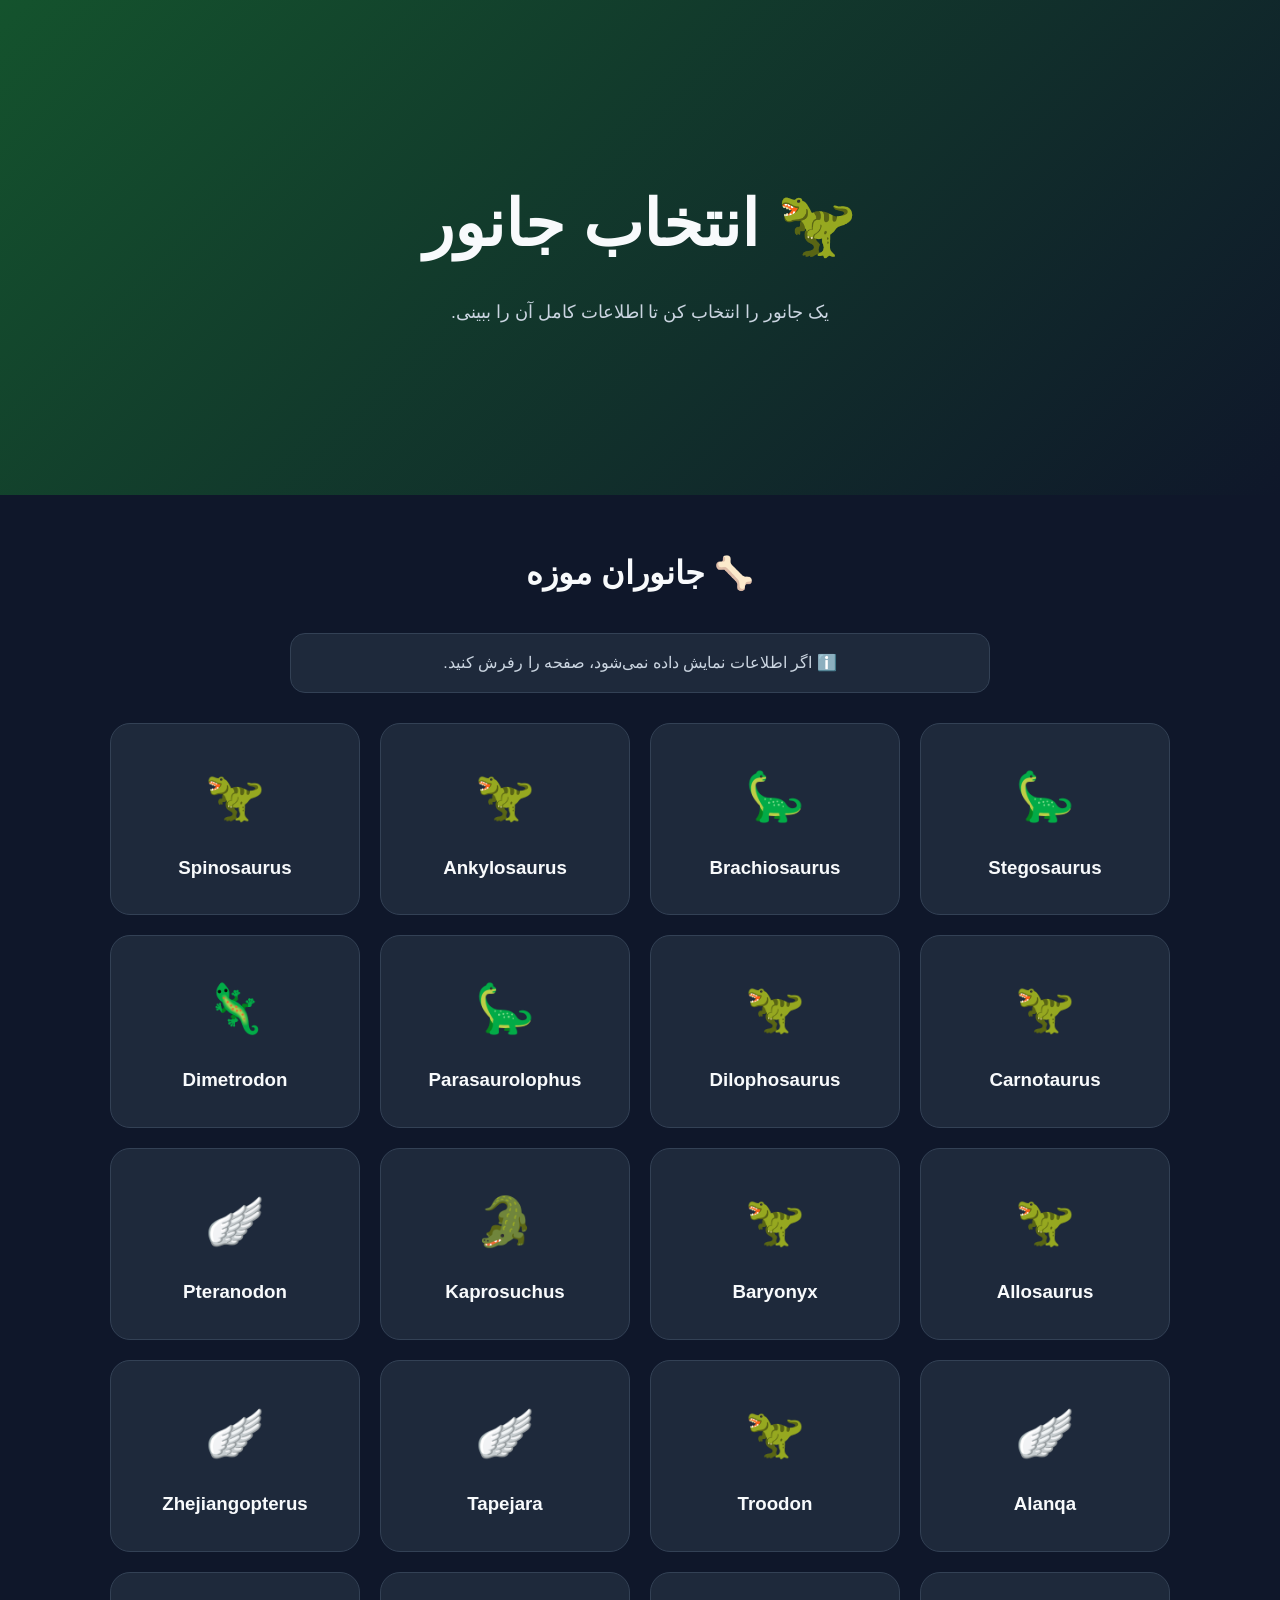
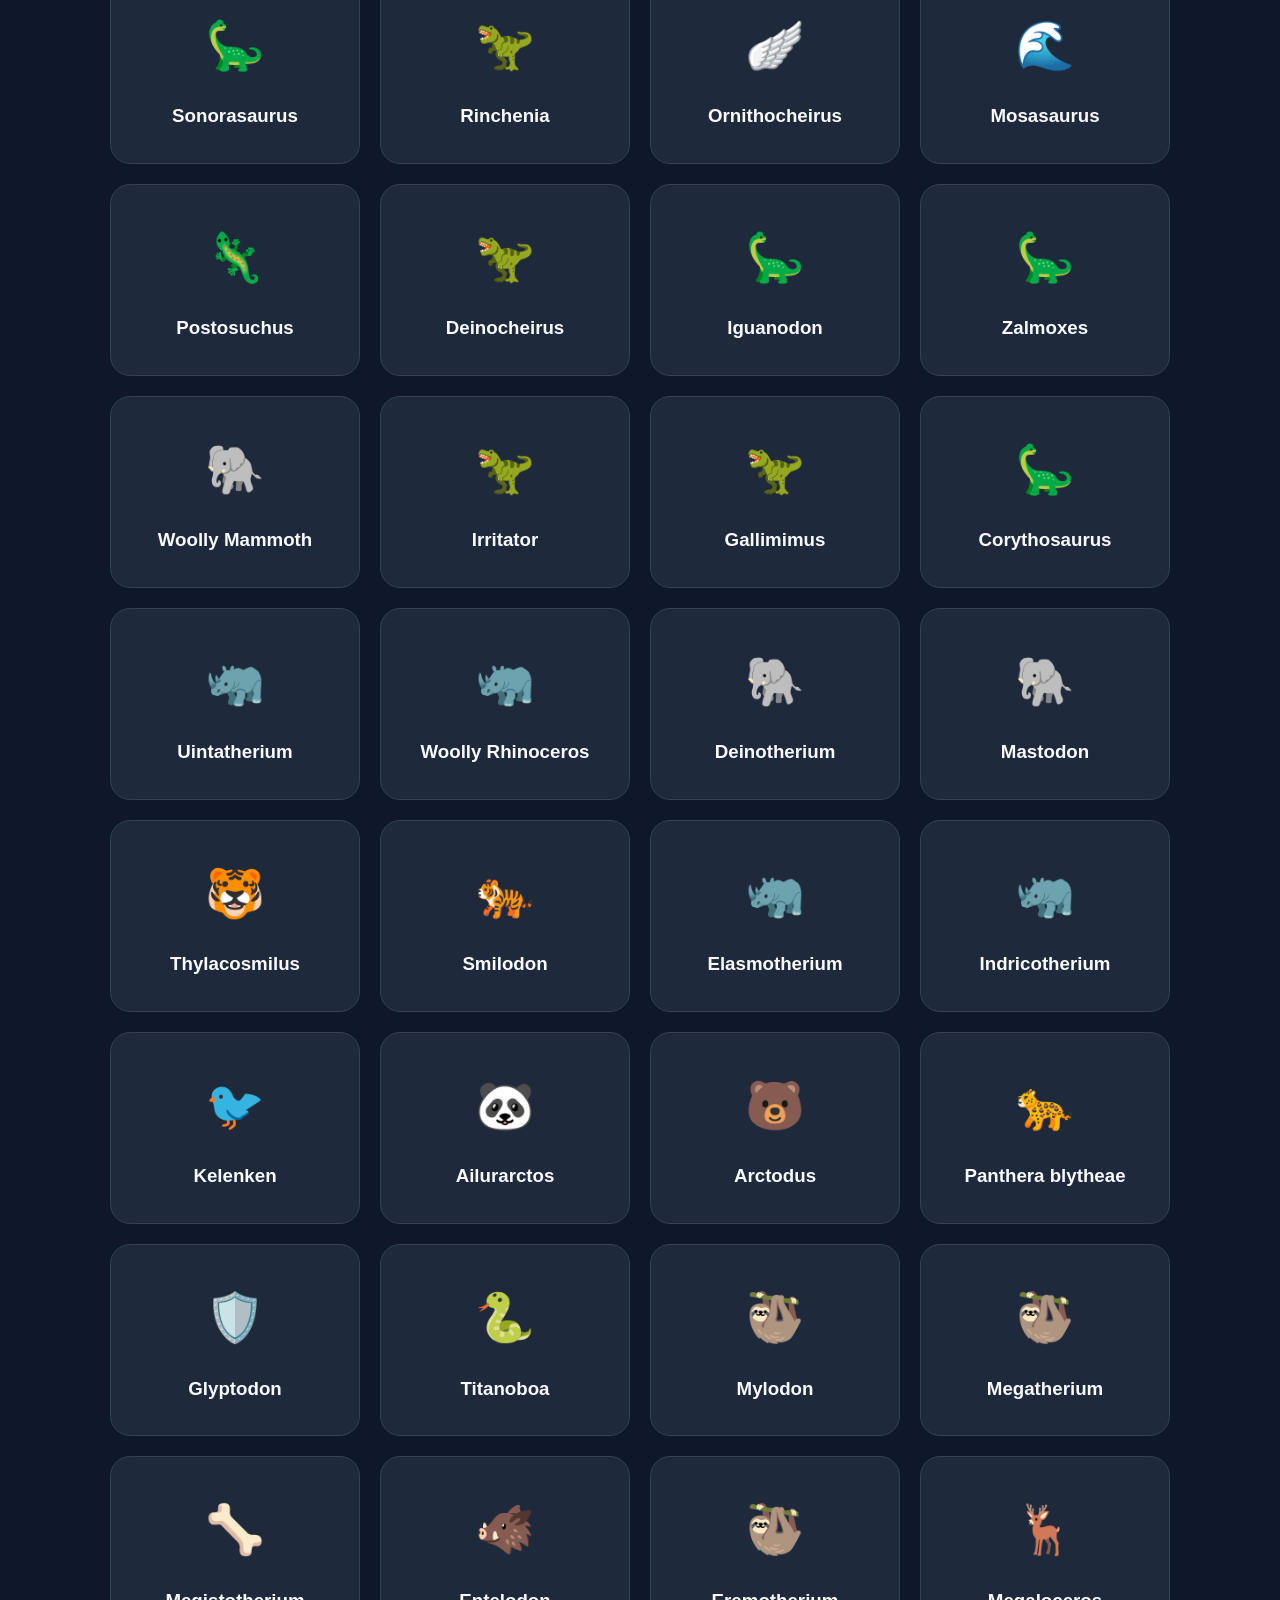
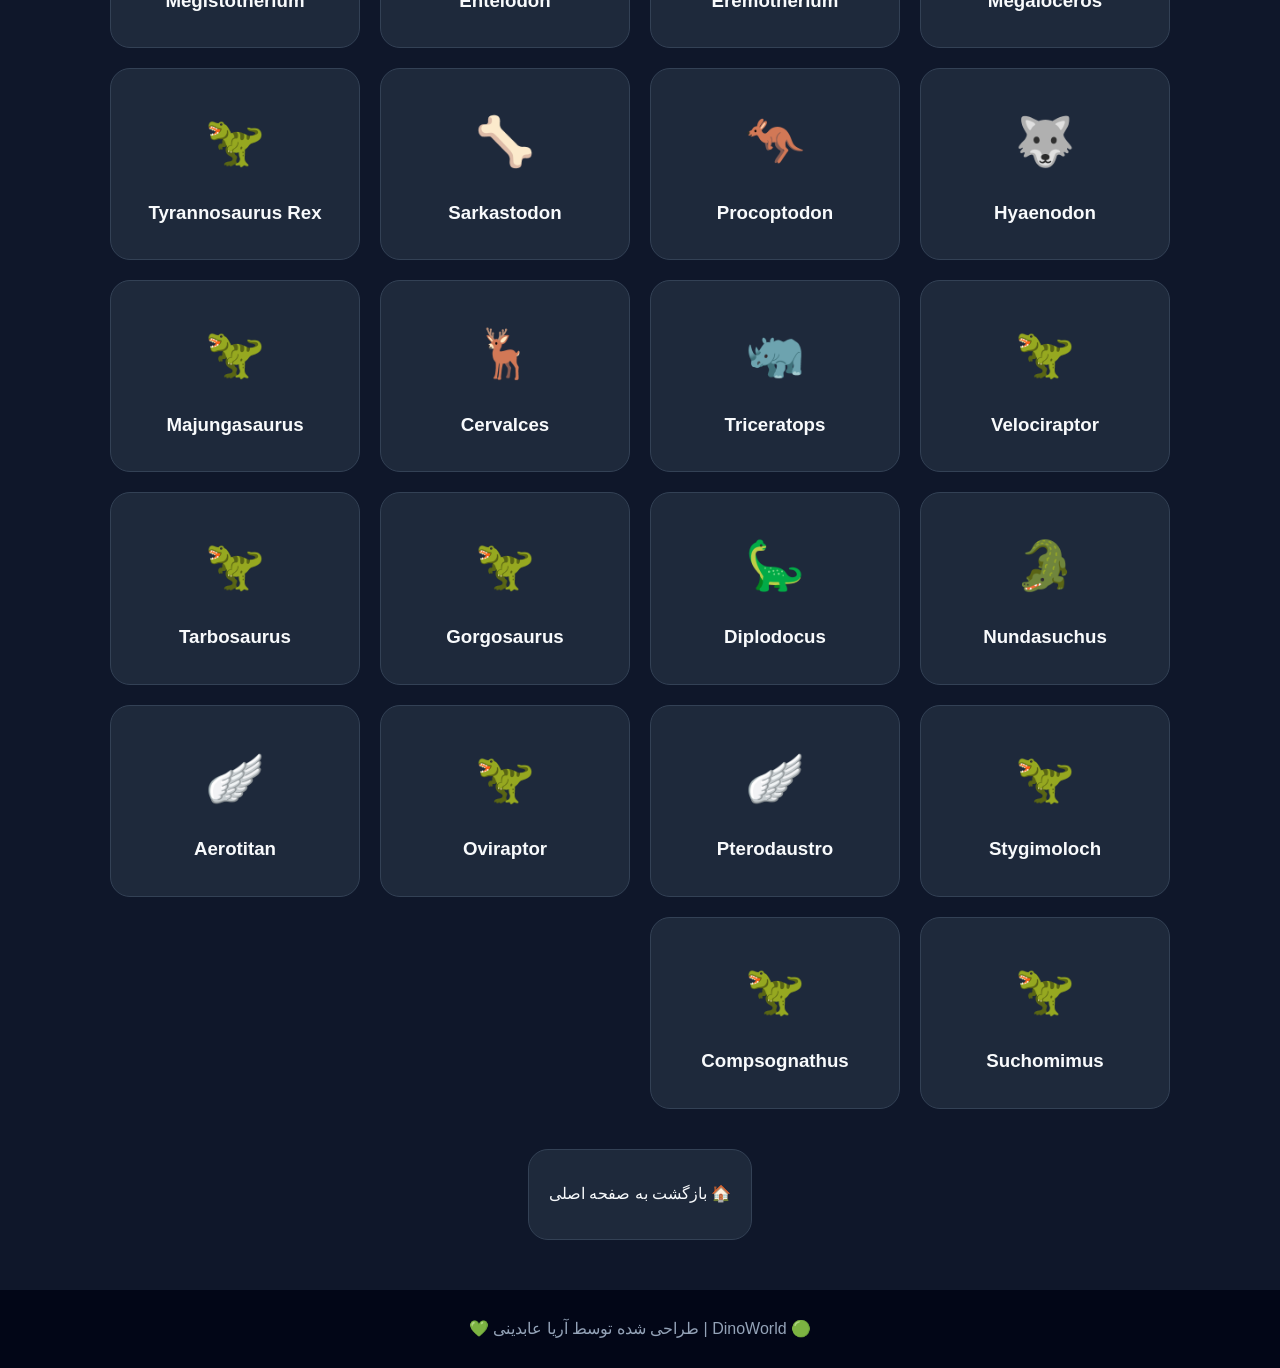
<file: animals.html/animals.html>
<!DOCTYPE html>
<html lang="fa" dir="rtl">

<head>
    <meta charset="UTF-8">

    <meta
        name="viewport"
        content="width=device-width, initial-scale=1.0"
    >

    <meta
        name="description"
        content="انتخاب جانوران ماقبل تاریخ در موزه تعاملی DinoWorld"
    >

    <title>DinoWorld | انتخاب جانور</title>

    <link rel="stylesheet" href="../style.css">
</head>

<body>

    <header class="hero">
        <h1>🦖 انتخاب جانور</h1>

        <p>
            یک جانور را انتخاب کن تا اطلاعات کامل آن را ببینی.
        </p>
    </header>


    <main class="periods">

        <h2>🦴 جانوران موزه</h2>


        <div
            style="
                max-width:700px;
                margin:0 auto 30px;
                padding:15px 20px;
                border-radius:15px;
                background:#1e293b;
                border:1px solid #334155;
                text-align:center;
                color:#cbd5e1;
            "
        >
            ℹ️ اگر اطلاعات نمایش داده نمی‌شود، صفحه را رفرش کنید.
        </div>


        <!-- فهرست حیوانات هر دوره -->
        <div
            id="animal-list"
            class="period-grid"
        >
            <p>در حال بارگذاری...</p>
        </div>


        <!-- بازگشت به صفحه اصلی -->
        <div
            style="
                text-align:center;
                margin-top:40px;
            "
        >
            <a
                href="../index.html"
                class="period-card"
                style="
                    display:inline-block;
                    width:auto;
                "
            >
                🏠 بازگشت به صفحه اصلی
            </a>
        </div>

    </main>


    <footer>
        🟢 DinoWorld | طراحی شده توسط آریا عابدینی 💚
    </footer>


    <script src="../script.js/script.js"></script>

</body>

</html>
</file>
<file: style.css>
* {
    box-sizing: border-box;
    margin: 0;
    padding: 0;
}

body {
    font-family: Tahoma, Arial, sans-serif;
    direction: rtl;
    background: #0f172a;
    color: #f8fafc;
    line-height: 1.8;
}

.hero {
    min-height: 55vh;
    display: flex;
    flex-direction: column;
    justify-content: center;
    align-items: center;
    text-align: center;
    padding: 40px 20px;
    background: linear-gradient(135deg, #14532d, #0f172a);
}

.hero h1 {
    font-size: clamp(2rem, 7vw, 4rem);
    margin-bottom: 15px;
}

.hero p {
    max-width: 700px;
    font-size: 1.1rem;
    color: #cbd5e1;
}

.periods {
    max-width: 1100px;
    margin: 0 auto;
    padding: 50px 20px;
}

.periods h2 {
    text-align: center;
    margin-bottom: 30px;
    font-size: 2rem;
}

.period-grid {
    display: grid;
    grid-template-columns: repeat(auto-fit, minmax(220px, 1fr));
    gap: 20px;
}

.period-card {
    display: block;
    padding: 30px 20px;
    border-radius: 20px;
    background: #1e293b;
    color: #f8fafc;
    text-decoration: none;
    text-align: center;
    border: 1px solid #334155;
    transition: transform 0.2s, background 0.2s;
}

.period-card:hover {
    transform: translateY(-5px);
    background: #334155;
}

.period-card .icon {
    font-size: 3rem;
    display: block;
    margin-bottom: 10px;
}

.about {
    max-width: 900px;
    margin: 0 auto;
    padding: 20px 20px 60px;
    text-align: center;
    color: #cbd5e1;
}

footer {
    text-align: center;
    padding: 25px;
    background: #020617;
    color: #94a3b8;
}

@media (max-width: 600px) {
    .hero {
        min-height: 45vh;
    }

    .periods {
        padding-top: 35px;
    }
}
</file>
